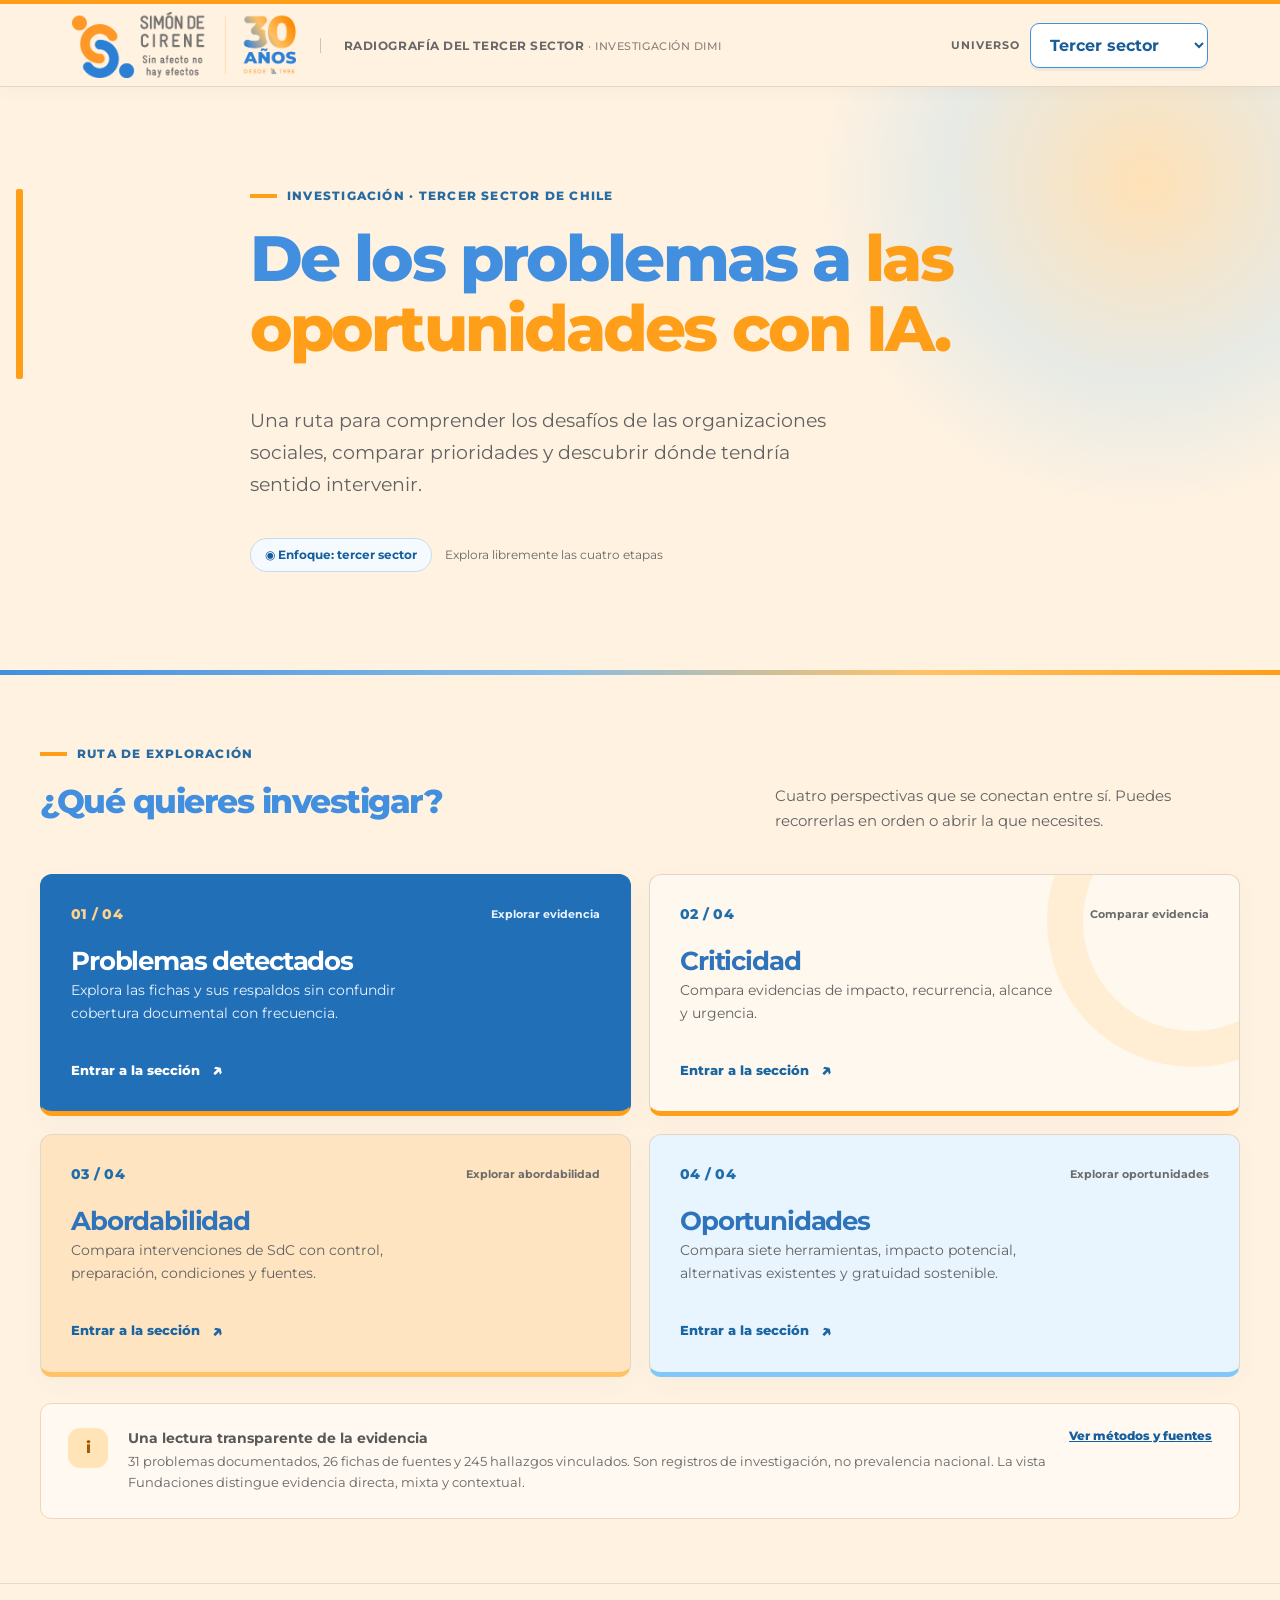
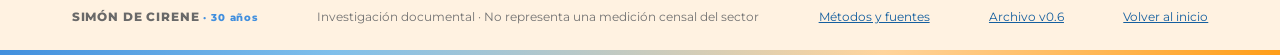
<file: preview/h0/index.html>
<!doctype html>
<html lang="es-CL">
<head>
  <meta charset="utf-8">
  <meta name="viewport" content="width=device-width, initial-scale=1">
  <meta name="theme-color" content="#FFF2E1">
  <meta name="description" content="Radiografía del tercer sector: de problemas documentados a oportunidades de inteligencia artificial. Investigación de Simón de Cirene y DIMI.">
  <title>Radiografía del tercer sector · Simón de Cirene</title>
  <link rel="preconnect" href="https://fonts.googleapis.com">
  <link rel="preconnect" href="https://fonts.gstatic.com" crossorigin>
  <link href="https://fonts.googleapis.com/css2?family=Montserrat:wght@400;500;600;700;800;900&display=swap" rel="stylesheet">
  <link rel="stylesheet" href="/preview/h0/style.css">
  <link rel="stylesheet" href="/preview/h0/brand-sdc.css">
  <link rel="stylesheet" href="/preview/h0/h1.css">
  <link rel="stylesheet" href="/preview/h0/methods.css">
  <link rel="stylesheet" href="/preview/h0/h2.css">
  <script type="module" src="/preview/h0/app.mjs"></script>
</head>
<body>
  <a class="skip" href="#content">Ir al contenido</a>
  <div id="app">
    <header class="site-header">
      <div class="brand">
        <img class="brand-logo" src="/preview/h0/assets/sdc-logo-30-anos-2026.png" alt="Simón de Cirene · Sin afecto no hay efectos · 30 años, desde 1996" width="2048" height="605">
      </div>
      <span class="top-tag">Radiografía del tercer sector <small>· Investigación DIMI</small></span>
      <div class="scope-wrap"><label for="scope-top">Universo</label><select id="scope-top" aria-label="Seleccionar universo"><option value="tercer_sector">Tercer sector</option><option value="fundaciones">Fundaciones</option></select></div>
    </header>
    <main id="content" aria-busy="true"><div class="loading"><span class="loader"></span><p>Preparando el mapa de evidencia…</p></div></main>
    <footer class="site-footer"><span class="footer-org">SIMÓN DE CIRENE <small>· 30 años</small></span><span>Investigación documental · No representa una medición censal del sector</span><a href="/metodos?scope=tercer_sector" data-go="metodos" id="footer-methods">Métodos y fuentes</a><a href="/archivo" class="footer-legacy" title="Versión 0.6, historial documental" rel="nofollow">Archivo v0.6</a><a href="/" data-internal>Volver al inicio</a></footer>
  </div>
  <noscript>Esta página utiliza JavaScript para navegar entre las secciones y explorar las fuentes.</noscript>
</body>
</html>
</file>
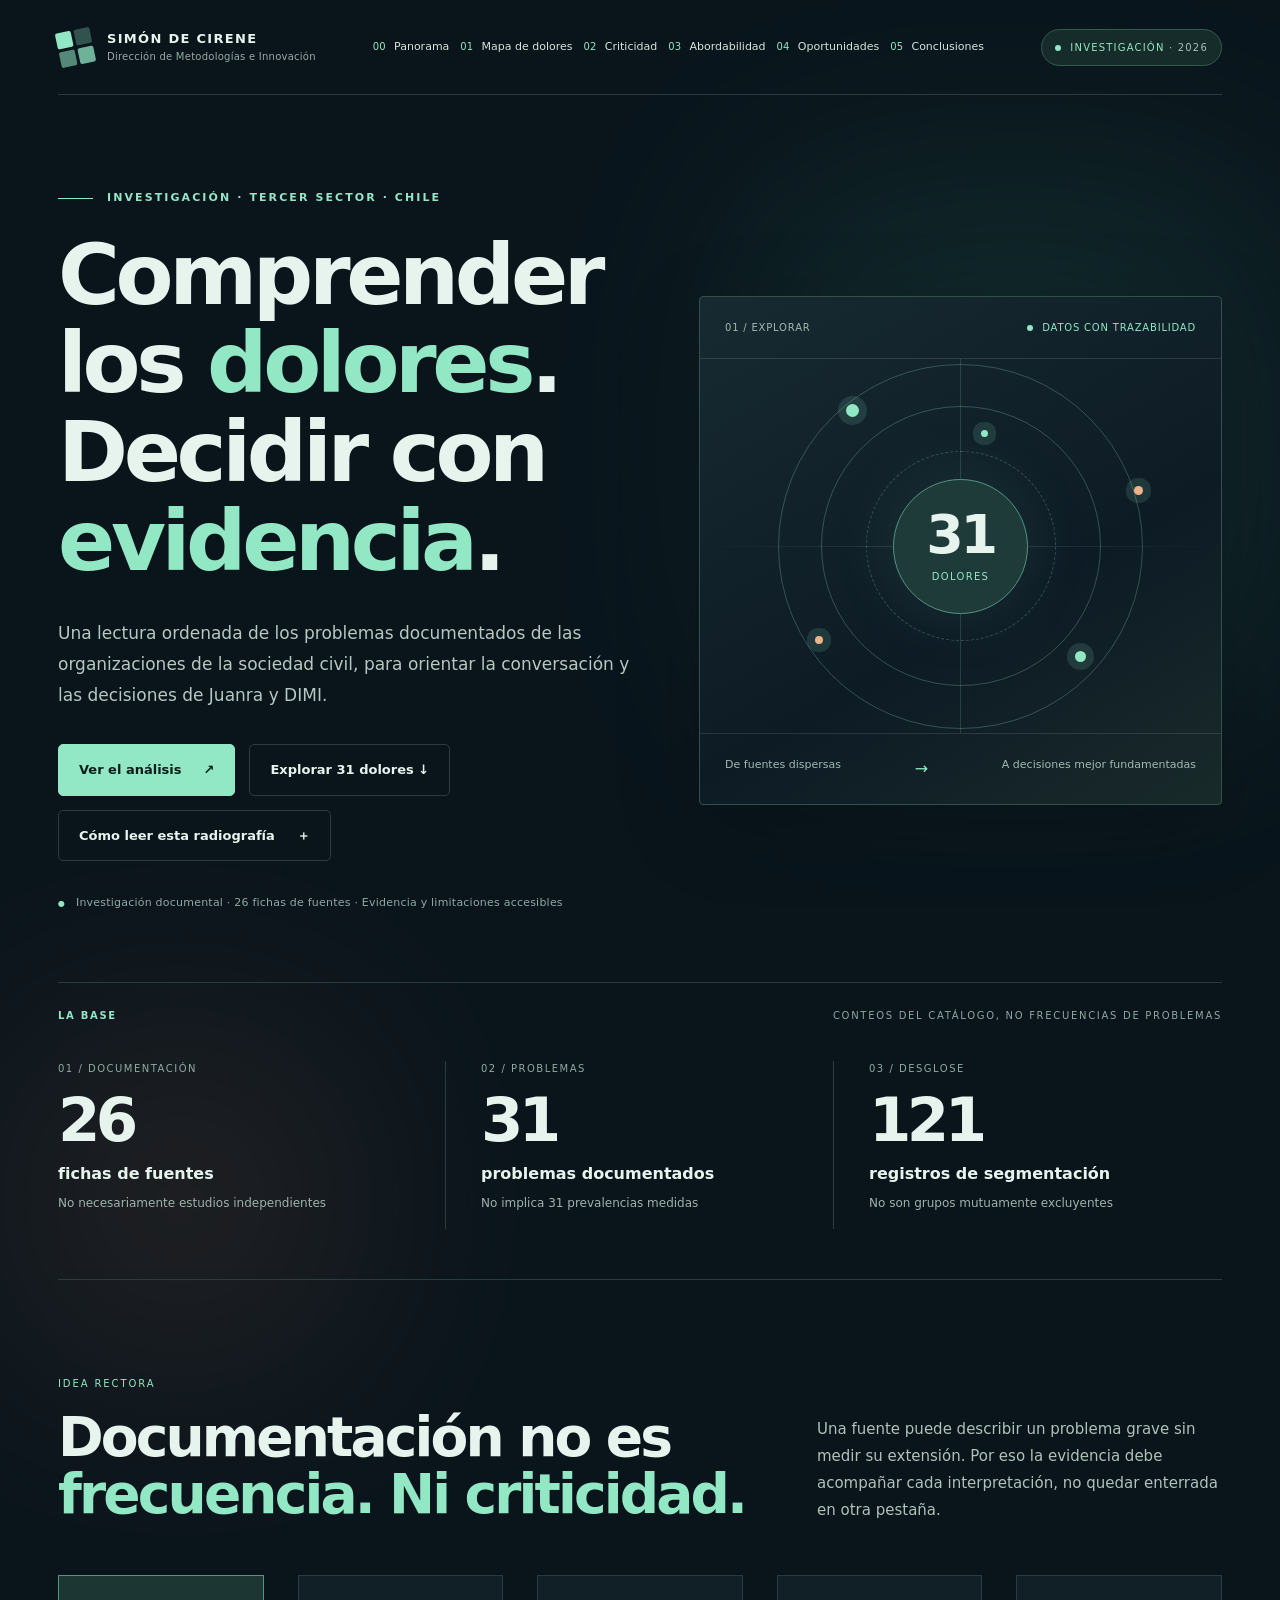
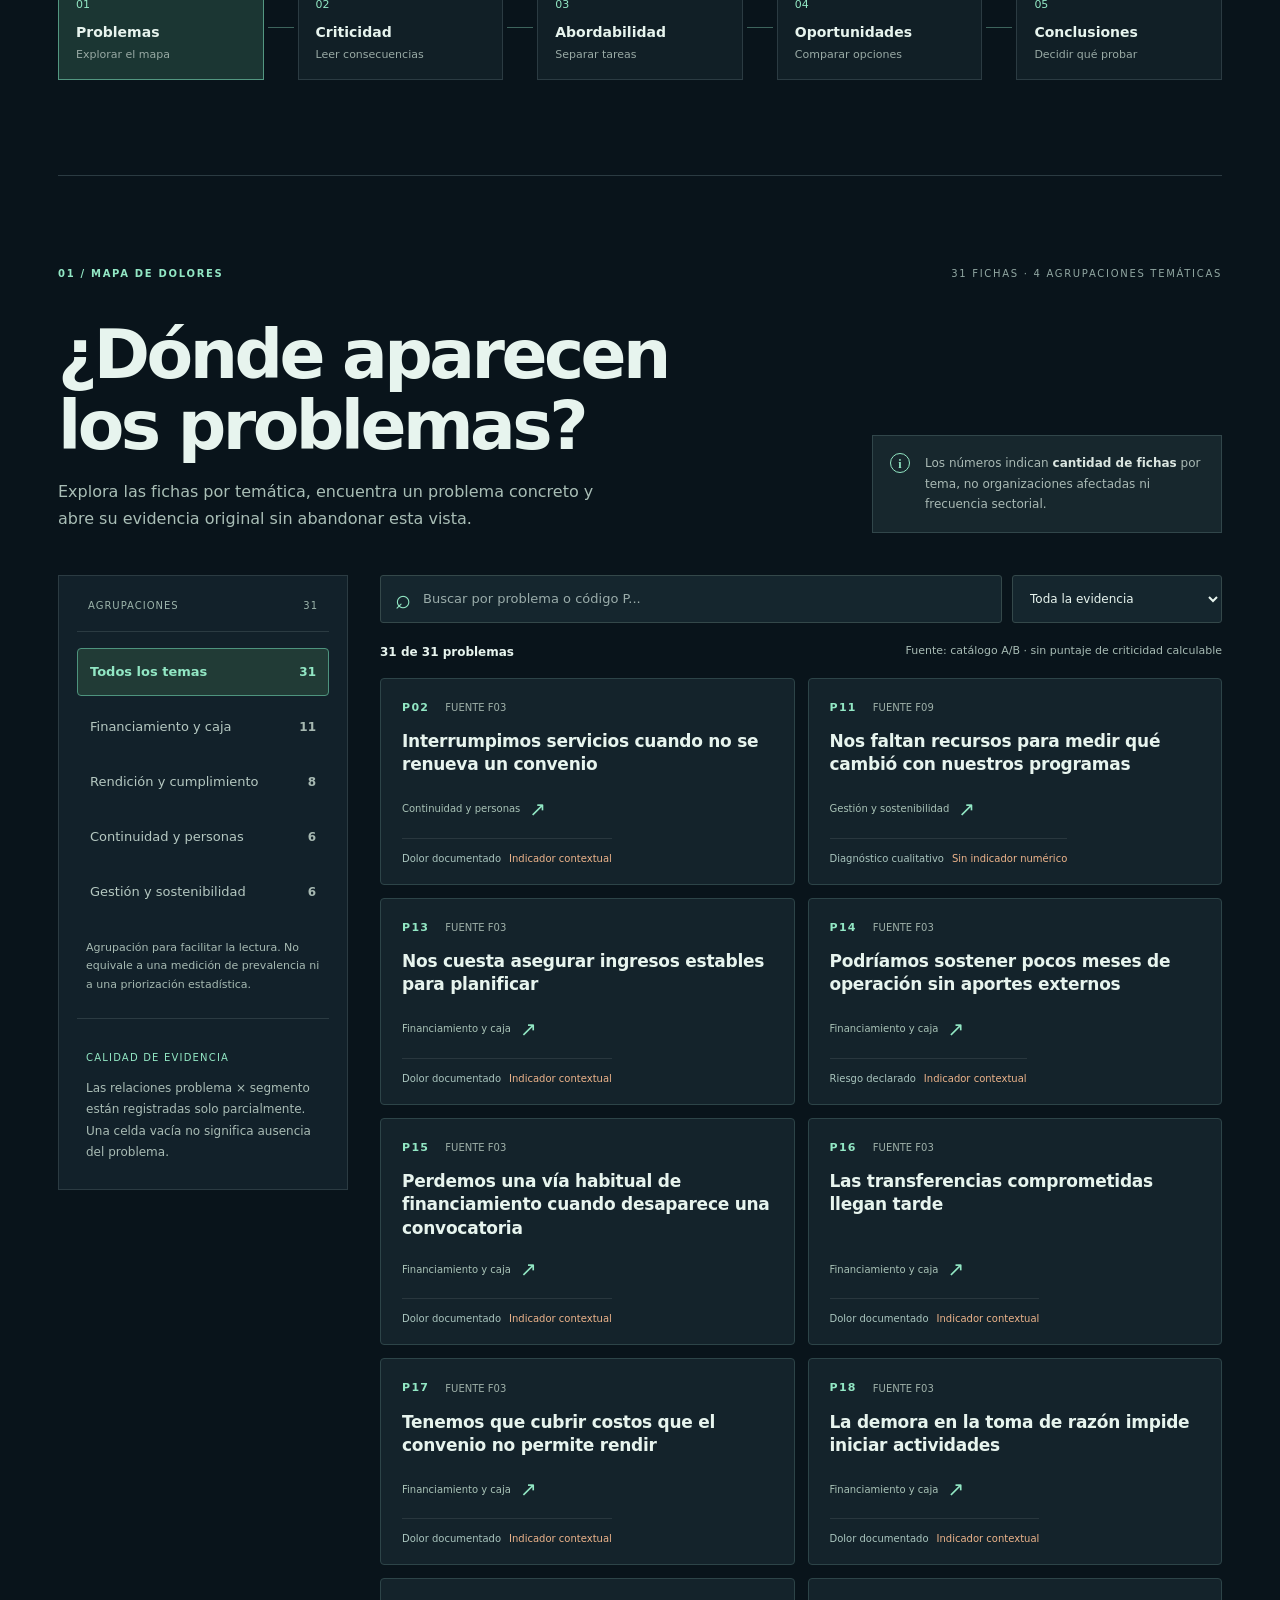
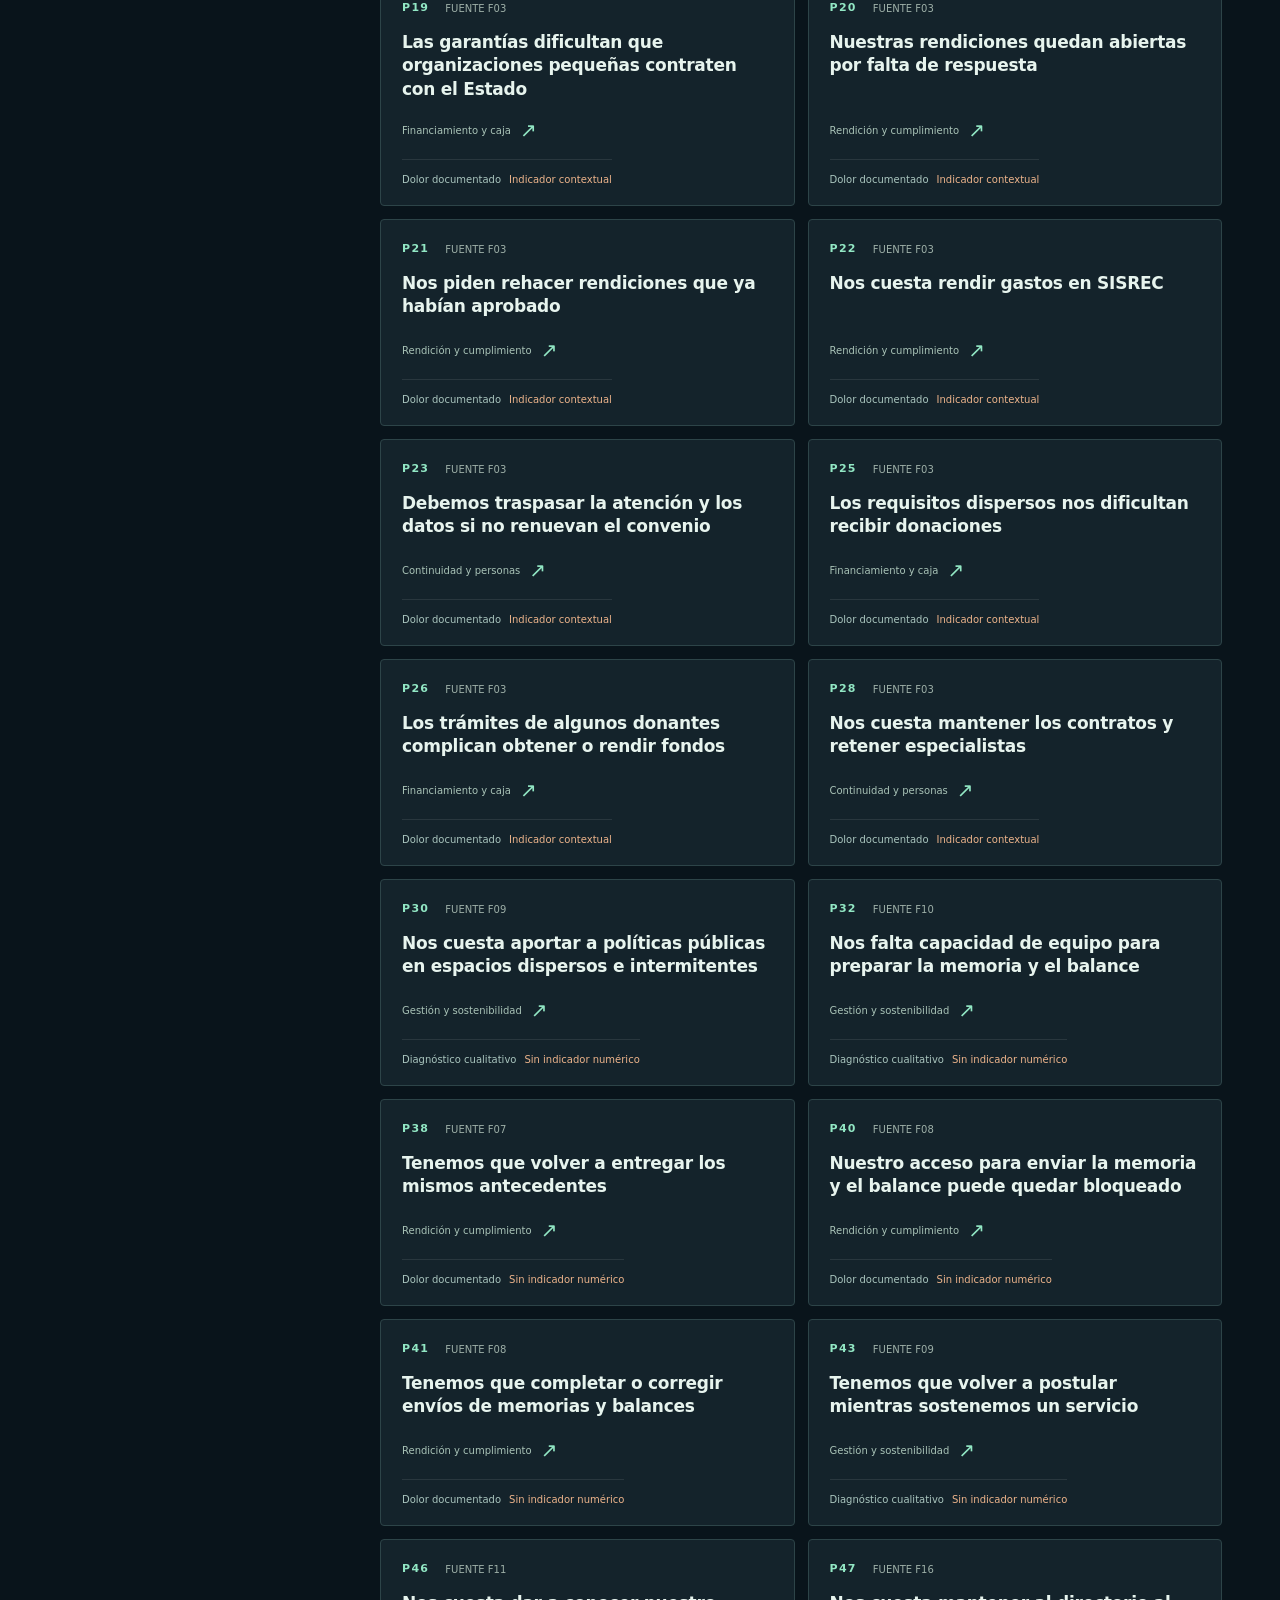
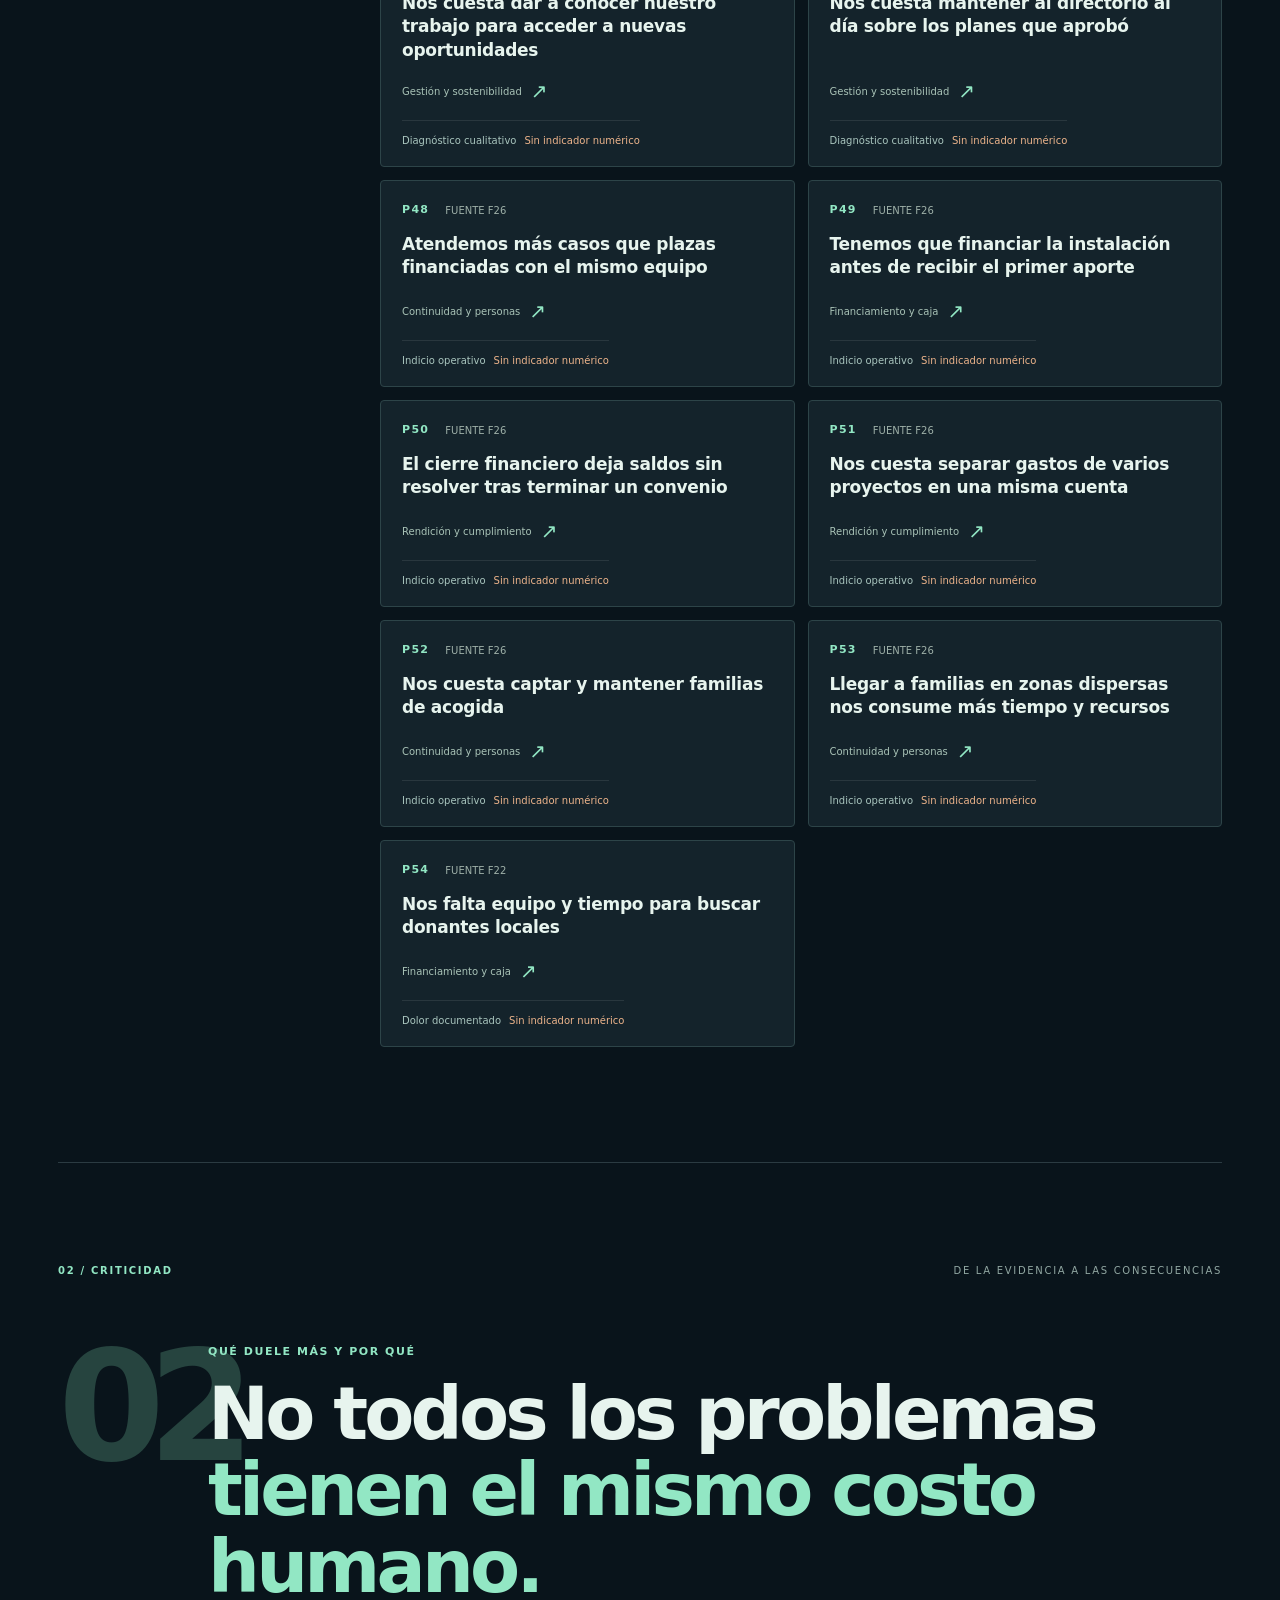
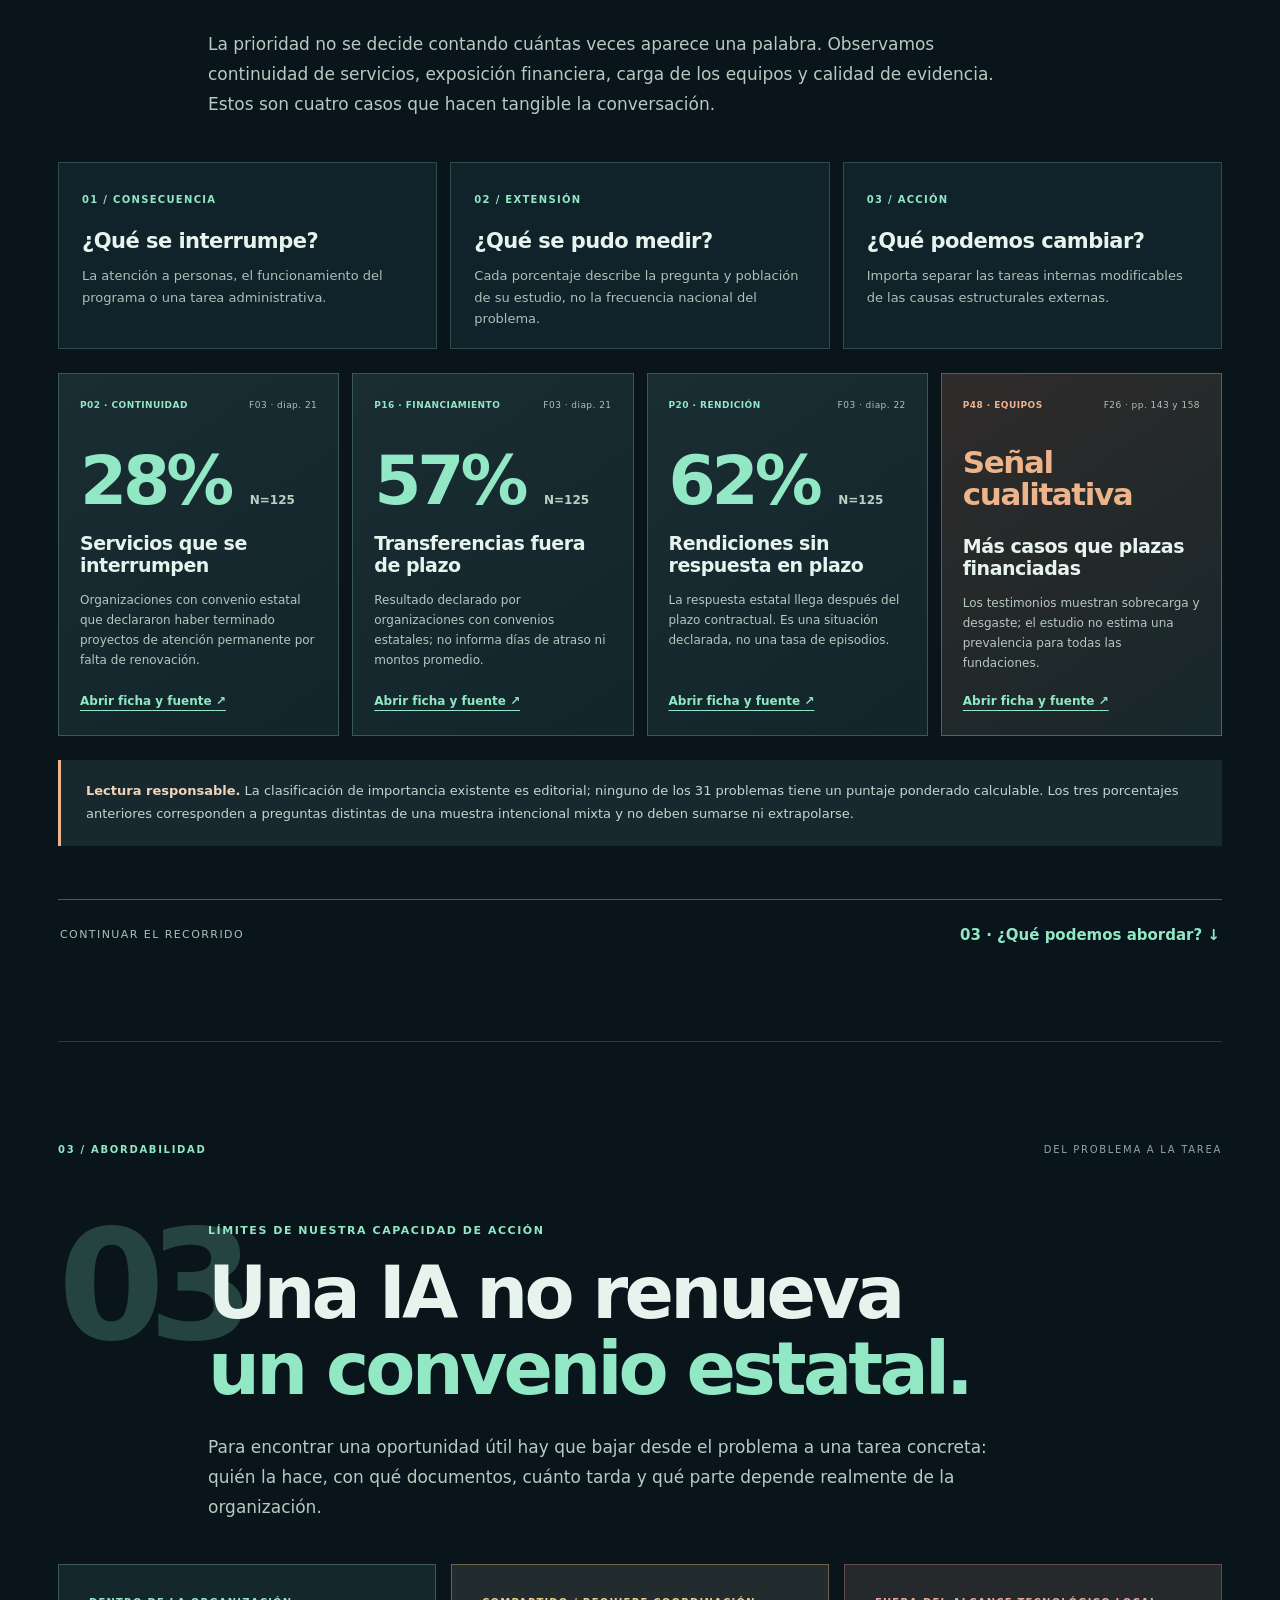
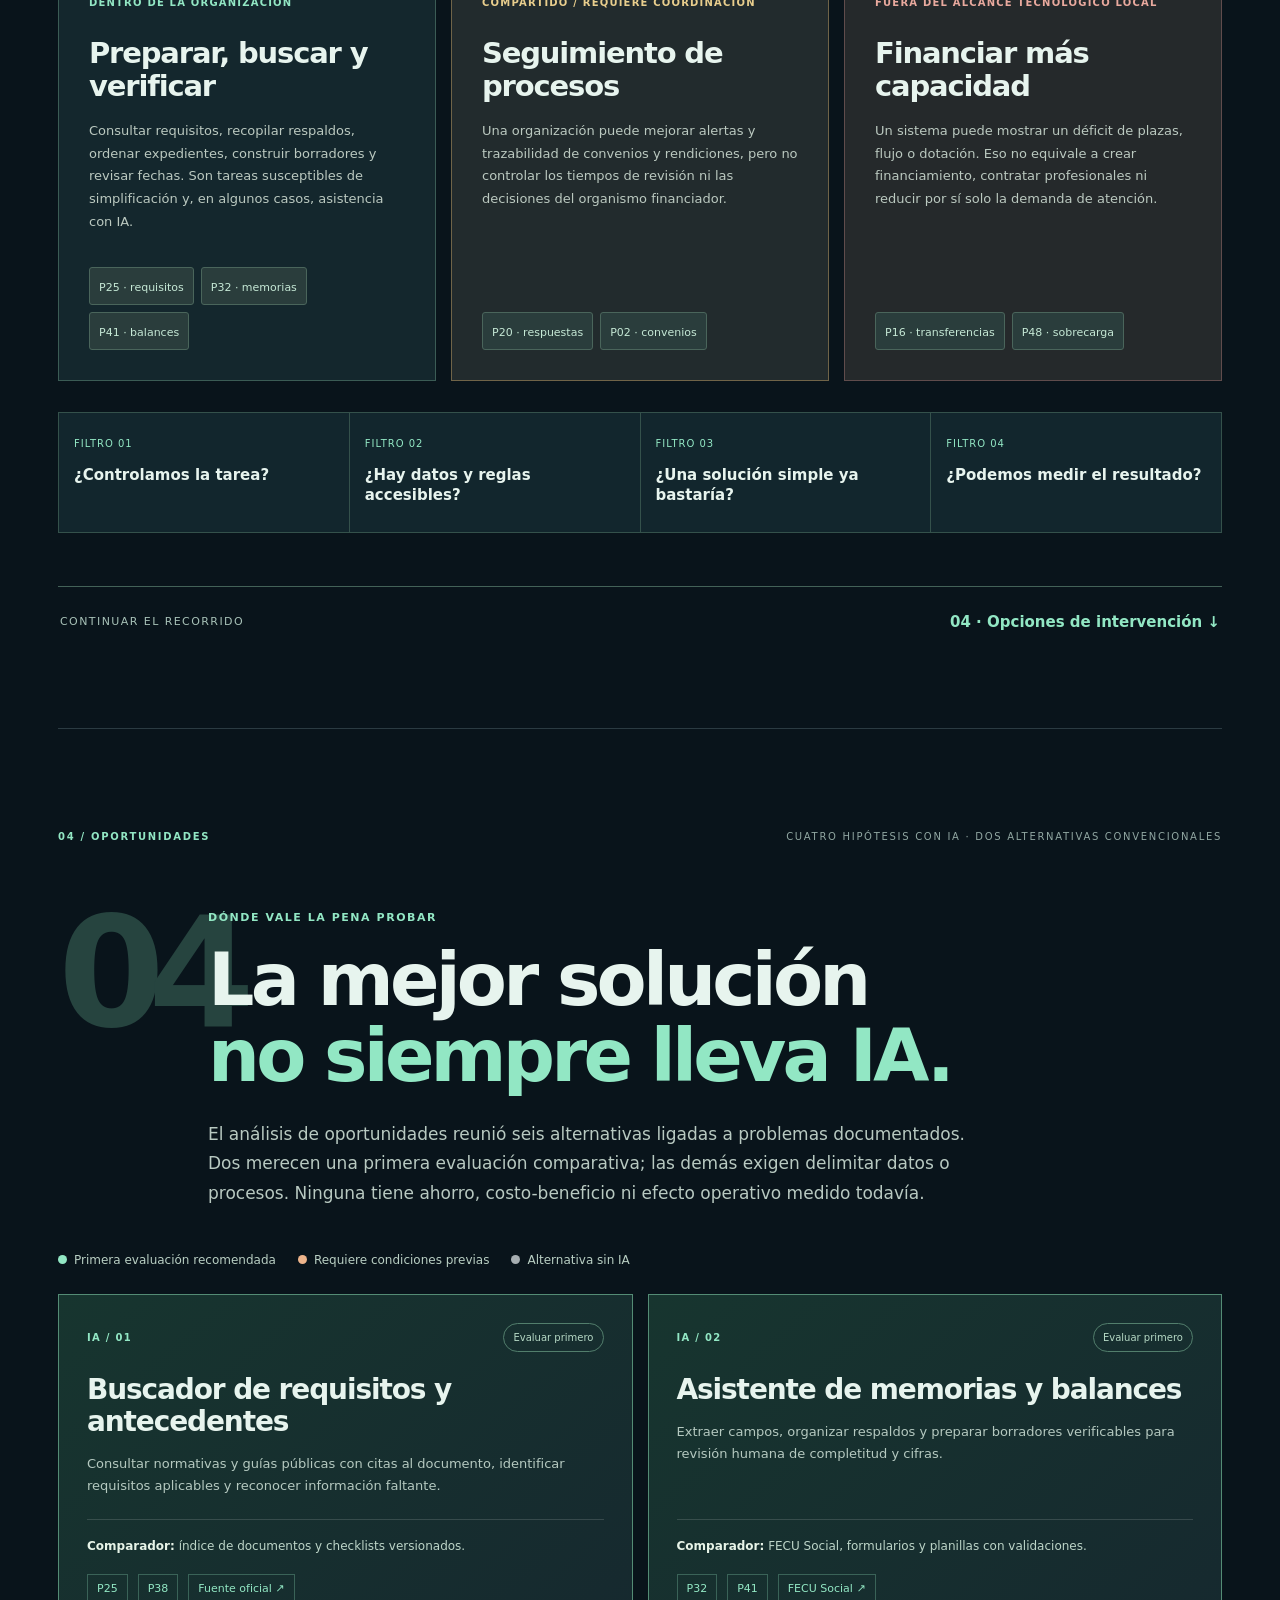
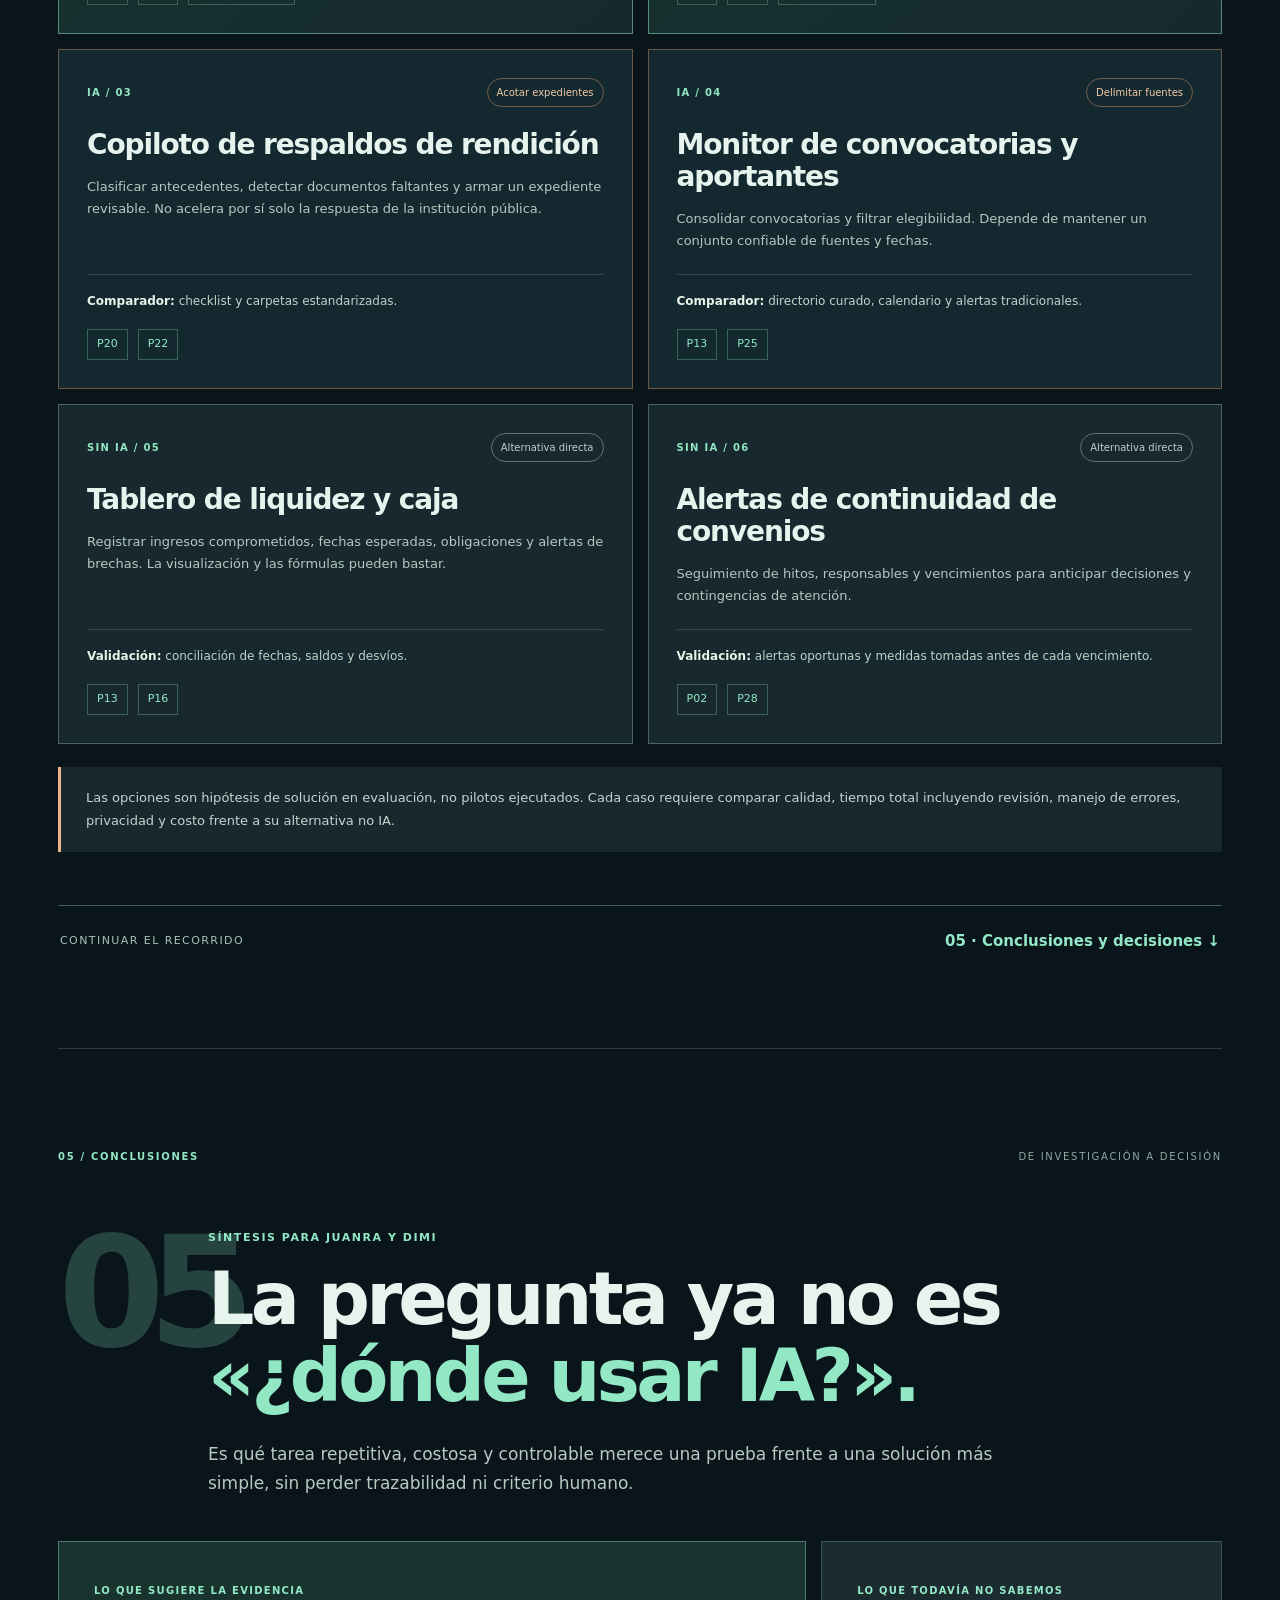
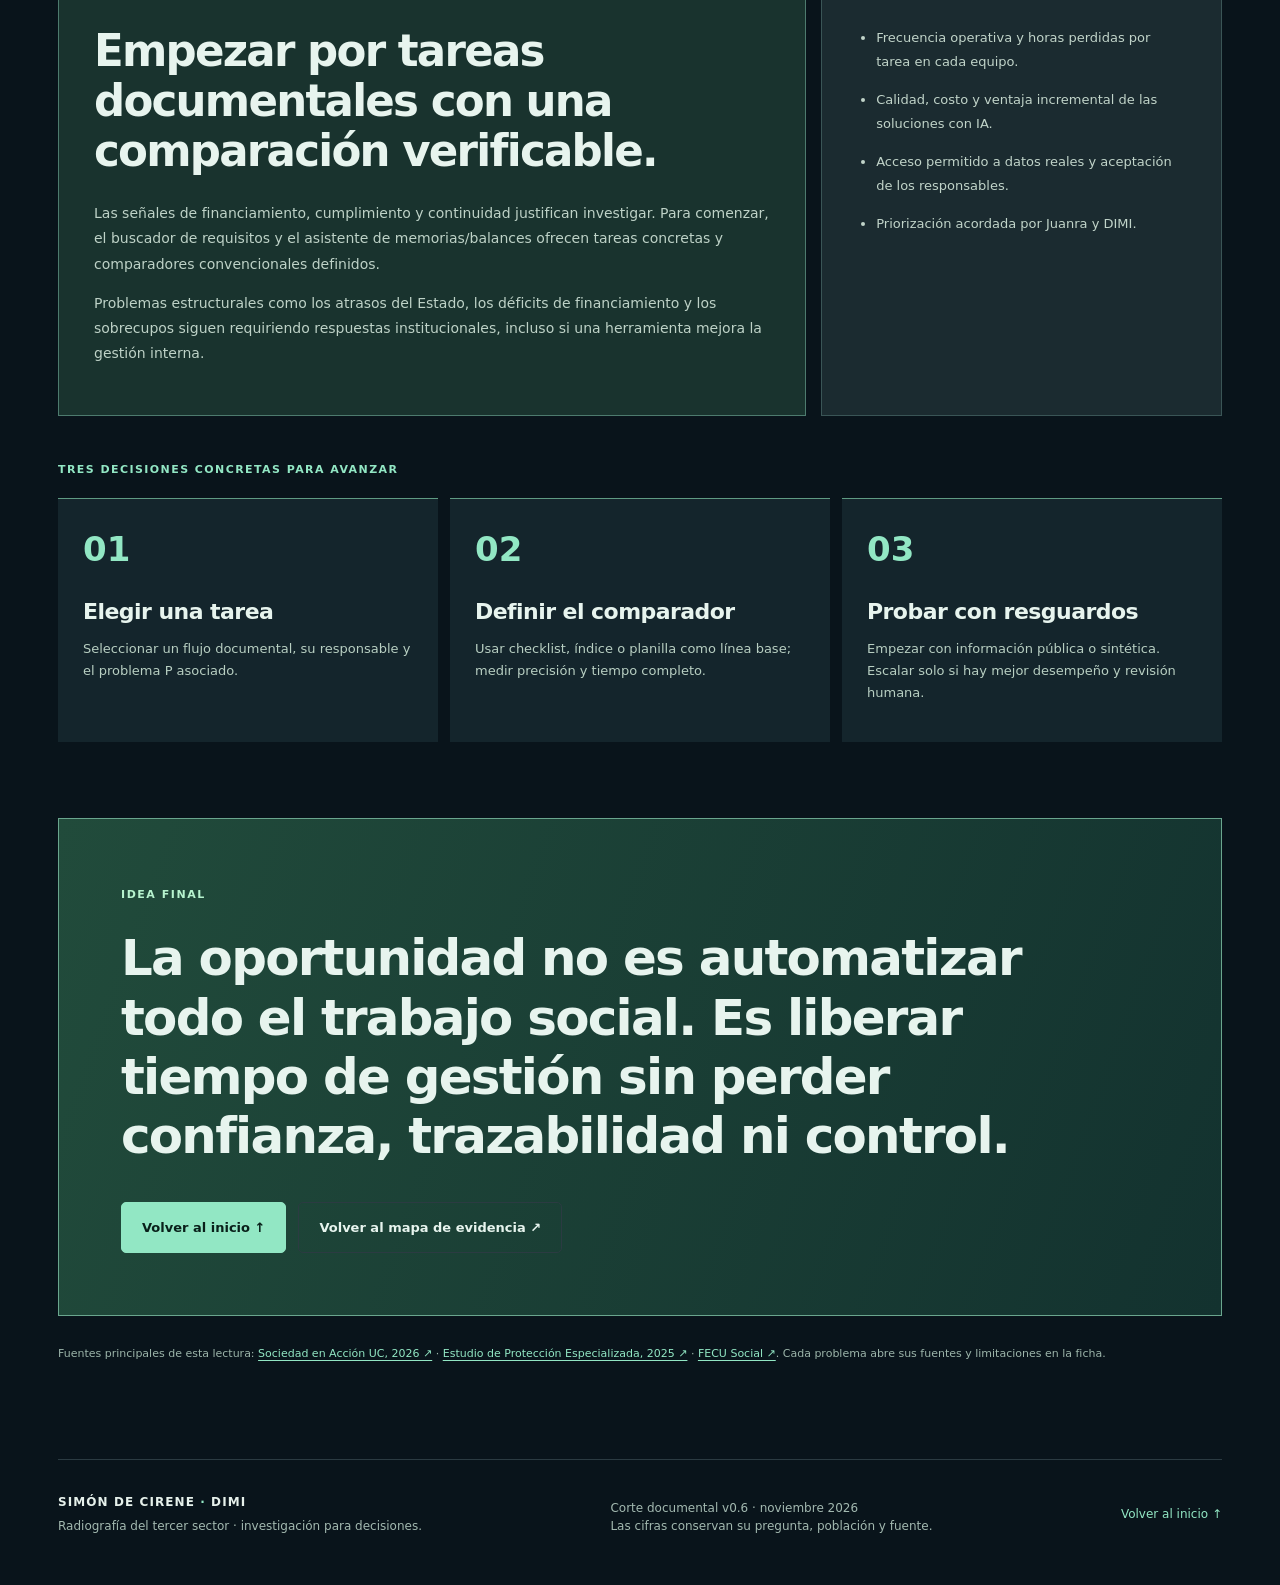
<file: preview/px-v01/index.html>
<!doctype html>
<html lang="es-CL">
<head>
  <meta charset="utf-8">
  <meta name="viewport" content="width=device-width,initial-scale=1">
  <meta name="color-scheme" content="dark">
  <meta http-equiv="Content-Security-Policy" content="default-src 'self'; script-src 'self'; style-src 'self'; img-src 'self' data:; connect-src 'self'; object-src 'none'; base-uri 'self'; form-action 'none'">
  <meta name="referrer" content="no-referrer">
  <title>Radiografía del tercer sector · De los dolores a las decisiones</title>
  <meta name="description" content="Radiografía del tercer sector para comprender problemas y evaluar oportunidades de inteligencia artificial con evidencia.">
  <link rel="stylesheet" href="./styles.css">
  <script defer src="./app.js"></script>
</head>
<body>
  <a class="skip-link" href="#mapa">Saltar al contenido</a>
  <div class="ambient ambient-a" aria-hidden="true"></div>
  <div class="ambient ambient-b" aria-hidden="true"></div>
  <div class="site-shell">
    <header class="topbar">
      <a href="#inicio" class="brand" aria-label="Volver al inicio de Radiografía DIMI">
        <span class="brand-mark" aria-hidden="true"><span></span><span></span><span></span><span></span></span>
        <span class="brand-text"><strong>SIMÓN DE CIRENE</strong><small>Dirección de Metodologías e Innovación</small></span>
      </a>
      <nav class="top-links" aria-label="Secciones de la presentación">
        <a href="#inicio">00 <span>Panorama</span></a>
        <a href="#mapa">01 <span>Mapa de dolores</span></a>
        <a href="#criticidad">02 <span>Criticidad</span></a><a href="#abordabilidad">03 <span>Abordabilidad</span></a><a href="#oportunidades">04 <span>Oportunidades</span></a><a href="#conclusiones">05 <span>Conclusiones</span></a>
      </nav>
      <span class="environment"><span class="environment-dot"></span> INVESTIGACIÓN <span class="env-sub">· 2026</span></span>
    </header>
    <main>
      <section class="hero" id="inicio" aria-labelledby="hero-title">
        <div class="hero-copy">
          <p class="eyebrow"><span class="eyebrow-line"></span> INVESTIGACIÓN · TERCER SECTOR · CHILE</p>
          <h1 id="hero-title">Comprender<br>los <em>dolores</em>.<br>Decidir con<br><em>evidencia</em>.</h1>
          <p class="lead">Una lectura ordenada de los problemas documentados de las organizaciones de la sociedad civil, para orientar la conversación y las decisiones de Juanra y DIMI.</p>
          <div class="hero-actions">
            <a class="button primary" href="#criticidad">Ver el análisis <span aria-hidden="true">↗</span></a><a class="button secondary" href="#mapa">Explorar 31 dolores ↓</a>
            <button class="button secondary" type="button" id="how-to-button">Cómo leer esta radiografía <span aria-hidden="true">＋</span></button>
          </div>
          <div class="hero-caption"><span aria-hidden="true">●</span> Investigación documental · 26 fichas de fuentes · Evidencia y limitaciones accesibles</div>
        </div>
        <div class="hero-art" aria-label="Resumen conceptual de la investigación">
          <div class="art-head"><span>01 / EXPLORAR</span><span class="art-status"><span></span> DATOS CON TRAZABILIDAD</span></div>
          <div class="orbit-area" aria-hidden="true">
            <div class="orbit orbit-outer"></div><div class="orbit orbit-middle"></div><div class="orbit orbit-inner"></div>
            <div class="orbit-axis horizontal"></div><div class="orbit-axis vertical"></div>
            <span class="orb orb-1"></span><span class="orb orb-2"></span><span class="orb orb-3"></span><span class="orb orb-4"></span><span class="orb orb-5"></span>
            <div class="orbit-center"><span>31</span><small>DOLORES</small></div>
          </div>
          <div class="art-bottom"><span>De fuentes dispersas</span><span class="art-arrow" aria-hidden="true">→</span><span>A decisiones mejor fundamentadas</span></div>
        </div>
      </section>
      <section class="facts-section" aria-labelledby="facts-title">
        <div class="section-kicker"><span>LA BASE</span><span>CONTEOS DEL CATÁLOGO, NO FRECUENCIAS DE PROBLEMAS</span></div>
        <h2 id="facts-title" class="sr-only">Tamaño de la base de investigación</h2>
        <div class="facts-grid">
          <div class="fact"><span class="fact-index">01 / DOCUMENTACIÓN</span><strong id="fact-sources">26</strong><span>fichas de fuentes</span><small>No necesariamente estudios independientes</small></div>
          <div class="fact"><span class="fact-index">02 / PROBLEMAS</span><strong id="fact-problems">31</strong><span>problemas documentados</span><small>No implica 31 prevalencias medidas</small></div>
          <div class="fact"><span class="fact-index">03 / DESGLOSE</span><strong id="fact-segments">121</strong><span>registros de segmentación</span><small>No son grupos mutuamente excluyentes</small></div>
        </div>
      </section>
      <section class="orientation" aria-label="Qué podremos hacer con estos datos">
        <div class="orientation-head"><div><span class="mini-label">IDEA RECTORA</span><h2>Documentación no es<br><em>frecuencia. Ni criticidad.</em></h2></div><p>Una fuente puede describir un problema grave sin medir su extensión. Por eso la evidencia debe acompañar cada interpretación, no quedar enterrada en otra pestaña.</p></div>
        <div class="orientation-path" aria-label="Recorrido de lectura de esta presentación">
          <a class="path-step current" href="#mapa"><span>01</span><strong>Problemas</strong><small>Explorar el mapa</small></a>
          <div class="path-line" aria-hidden="true"></div>
          <a class="path-step" href="#criticidad"><span>02</span><strong>Criticidad</strong><small>Leer consecuencias</small></a>
          <div class="path-line" aria-hidden="true"></div>
          <a class="path-step" href="#abordabilidad"><span>03</span><strong>Abordabilidad</strong><small>Separar tareas</small></a>
          <div class="path-line" aria-hidden="true"></div>
          <a class="path-step" href="#oportunidades"><span>04</span><strong>Oportunidades</strong><small>Comparar opciones</small></a><div class="path-line" aria-hidden="true"></div><a class="path-step" href="#conclusiones"><span>05</span><strong>Conclusiones</strong><small>Decidir qué probar</small></a>
        </div>
      </section>
      <section class="map-section" id="mapa" aria-labelledby="map-title">
        <div class="section-kicker"><span>01 / MAPA DE DOLORES</span><span>31 FICHAS · 4 AGRUPACIONES TEMÁTICAS</span></div>
        <div class="map-heading"><div><h2 id="map-title">¿Dónde aparecen<br>los problemas?</h2><p>Explora las fichas por temática, encuentra un problema concreto y abre su evidencia original sin abandonar esta vista.</p></div><div class="map-hint"><span class="hint-icon" aria-hidden="true">i</span><span>Los números indican <b>cantidad de fichas</b> por tema, no organizaciones afectadas ni frecuencia sectorial.</span></div></div>
        <div class="map-layout">
          <aside class="map-aside" aria-label="Agrupación temática de problemas">
            <div class="aside-head"><span>AGRUPACIONES</span><span id="total-count">31</span></div>
            <div class="themes-list" id="themes-list" role="group" aria-label="Filtrar por tema">
              <button class="theme-button selected" type="button" data-theme="all" aria-pressed="true"><span>Todos los temas</span><strong>31</strong></button>
            </div>
            <p class="theme-disclaimer">Agrupación para facilitar la lectura. No equivale a una medición de prevalencia ni a una priorización estadística.</p>
            <div class="aside-bottom"><span>CALIDAD DE EVIDENCIA</span><p>Las relaciones problema × segmento están registradas solo parcialmente. Una celda vacía no significa ausencia del problema.</p></div>
          </aside>
          <div class="map-content">
            <div class="filters">
              <label class="search" for="problem-search"><span aria-hidden="true">⌕</span><span class="sr-only">Buscar problema</span><input id="problem-search" autocomplete="off" type="search" placeholder="Buscar por problema o código P..."></label>
              <label class="select-label" for="evidence-filter"><span class="sr-only">Filtrar por tipo de indicador</span><select id="evidence-filter"><option value="all">Toda la evidencia</option><option value="numeric">Con indicador numérico</option><option value="non-numeric">Sin indicador numérico</option></select></label>
              <button class="reset-button" type="button" id="reset-filters" hidden>Limpiar filtros</button>
            </div>
            <div class="results-bar"><p id="results-count" role="status" aria-live="polite">Cargando problemas…</p><p>Fuente: catálogo A/B · sin puntaje de criticidad calculable</p></div>
            <div class="problem-grid" id="problem-grid" aria-label="Fichas de problemas"></div>
            <div class="empty-state" id="empty-state" hidden><span aria-hidden="true">⌕</span><h3>Sin resultados para estos filtros</h3><p>Eso no demuestra que el problema no exista. Prueba otro término o limpia los filtros.</p><button type="button" class="button secondary" id="empty-reset">Mostrar todos</button></div>
          </div>
        </div>
      </section>

      <section class="story-section" id="criticidad" aria-labelledby="crit-title">
        <div class="section-kicker"><span>02 / CRITICIDAD</span><span>DE LA EVIDENCIA A LAS CONSECUENCIAS</span></div>
        <div class="story-heading"><span class="chapter-no">02</span><div><p class="mini-label">QUÉ DUELE MÁS Y POR QUÉ</p><h2 id="crit-title">No todos los problemas<br><em>tienen el mismo costo humano.</em></h2><p>La prioridad no se decide contando cuántas veces aparece una palabra. Observamos continuidad de servicios, exposición financiera, carga de los equipos y calidad de evidencia. Estos son cuatro casos que hacen tangible la conversación.</p></div></div>
        <div class="lens-grid">
          <article class="lens-card"><span>01 / CONSECUENCIA</span><h3>¿Qué se interrumpe?</h3><p>La atención a personas, el funcionamiento del programa o una tarea administrativa.</p></article>
          <article class="lens-card"><span>02 / EXTENSIÓN</span><h3>¿Qué se pudo medir?</h3><p>Cada porcentaje describe la pregunta y población de su estudio, no la frecuencia nacional del problema.</p></article>
          <article class="lens-card"><span>03 / ACCIÓN</span><h3>¿Qué podemos cambiar?</h3><p>Importa separar las tareas internas modificables de las causas estructurales externas.</p></article>
        </div>
        <div class="case-grid">
          <article class="case-card"><div class="case-top"><span>P02 · CONTINUIDAD</span><span>F03 · diap. 21</span></div><div class="case-measure">28% <small>N=125</small></div><h3>Servicios que se interrumpen</h3><p>Organizaciones con convenio estatal que declararon haber terminado proyectos de atención permanente por falta de renovación.</p><a href="#P02">Abrir ficha y fuente <span aria-hidden="true">↗</span></a></article>
          <article class="case-card"><div class="case-top"><span>P16 · FINANCIAMIENTO</span><span>F03 · diap. 21</span></div><div class="case-measure">57% <small>N=125</small></div><h3>Transferencias fuera de plazo</h3><p>Resultado declarado por organizaciones con convenios estatales; no informa días de atraso ni montos promedio.</p><a href="#P16">Abrir ficha y fuente <span aria-hidden="true">↗</span></a></article>
          <article class="case-card"><div class="case-top"><span>P20 · RENDICIÓN</span><span>F03 · diap. 22</span></div><div class="case-measure">62% <small>N=125</small></div><h3>Rendiciones sin respuesta en plazo</h3><p>La respuesta estatal llega después del plazo contractual. Es una situación declarada, no una tasa de episodios.</p><a href="#P20">Abrir ficha y fuente <span aria-hidden="true">↗</span></a></article>
          <article class="case-card case-qual"><div class="case-top"><span>P48 · EQUIPOS</span><span>F26 · pp. 143 y 158</span></div><div class="case-measure case-word">Señal<br>cualitativa</div><h3>Más casos que plazas financiadas</h3><p>Los testimonios muestran sobrecarga y desgaste; el estudio no estima una prevalencia para todas las fundaciones.</p><a href="#P48">Abrir ficha y fuente <span aria-hidden="true">↗</span></a></article>
        </div>
        <div class="method-note"><strong>Lectura responsable.</strong> La clasificación de importancia existente es editorial; ninguno de los 31 problemas tiene un puntaje ponderado calculable. Los tres porcentajes anteriores corresponden a preguntas distintas de una muestra intencional mixta y no deben sumarse ni extrapolarse.</div>
        <a class="next-chapter" href="#abordabilidad"><span>Continuar el recorrido</span><strong>03 · ¿Qué podemos abordar? ↓</strong></a>
      </section>

      <section class="story-section" id="abordabilidad" aria-labelledby="abord-title">
        <div class="section-kicker"><span>03 / ABORDABILIDAD</span><span>DEL PROBLEMA A LA TAREA</span></div>
        <div class="story-heading"><span class="chapter-no">03</span><div><p class="mini-label">LÍMITES DE NUESTRA CAPACIDAD DE ACCIÓN</p><h2 id="abord-title">Una IA no renueva<br><em>un convenio estatal.</em></h2><p>Para encontrar una oportunidad útil hay que bajar desde el problema a una tarea concreta: quién la hace, con qué documentos, cuánto tarda y qué parte depende realmente de la organización.</p></div></div>
        <div class="control-grid">
          <article class="control-card favorable"><div class="control-label">DENTRO DE LA ORGANIZACIÓN</div><h3>Preparar, buscar y verificar</h3><p>Consultar requisitos, recopilar respaldos, ordenar expedientes, construir borradores y revisar fechas. Son tareas susceptibles de simplificación y, en algunos casos, asistencia con IA.</p><div class="control-tags"><span><a href="#P25">P25 · requisitos</a></span><span><a href="#P32">P32 · memorias</a></span><span><a href="#P41">P41 · balances</a></span></div></article>
          <article class="control-card mixed"><div class="control-label">COMPARTIDO / REQUIERE COORDINACIÓN</div><h3>Seguimiento de procesos</h3><p>Una organización puede mejorar alertas y trazabilidad de convenios y rendiciones, pero no controlar los tiempos de revisión ni las decisiones del organismo financiador.</p><div class="control-tags"><span><a href="#P20">P20 · respuestas</a></span><span><a href="#P02">P02 · convenios</a></span></div></article>
          <article class="control-card outside"><div class="control-label">FUERA DEL ALCANCE TECNOLÓGICO LOCAL</div><h3>Financiar más capacidad</h3><p>Un sistema puede mostrar un déficit de plazas, flujo o dotación. Eso no equivale a crear financiamiento, contratar profesionales ni reducir por sí solo la demanda de atención.</p><div class="control-tags"><span><a href="#P16">P16 · transferencias</a></span><span><a href="#P48">P48 · sobrecarga</a></span></div></article>
        </div>
        <div class="approach-strip"><div><span>FILTRO 01</span><strong>¿Controlamos la tarea?</strong></div><div><span>FILTRO 02</span><strong>¿Hay datos y reglas accesibles?</strong></div><div><span>FILTRO 03</span><strong>¿Una solución simple ya bastaría?</strong></div><div><span>FILTRO 04</span><strong>¿Podemos medir el resultado?</strong></div></div>
        <a class="next-chapter" href="#oportunidades"><span>Continuar el recorrido</span><strong>04 · Opciones de intervención ↓</strong></a>
      </section>

      <section class="story-section" id="oportunidades" aria-labelledby="op-title">
        <div class="section-kicker"><span>04 / OPORTUNIDADES</span><span>CUATRO HIPÓTESIS CON IA · DOS ALTERNATIVAS CONVENCIONALES</span></div>
        <div class="story-heading"><span class="chapter-no">04</span><div><p class="mini-label">DÓNDE VALE LA PENA PROBAR</p><h2 id="op-title">La mejor solución<br><em>no siempre lleva IA.</em></h2><p>El análisis de oportunidades reunió seis alternativas ligadas a problemas documentados. Dos merecen una primera evaluación comparativa; las demás exigen delimitar datos o procesos. Ninguna tiene ahorro, costo-beneficio ni efecto operativo medido todavía.</p></div></div>
        <div class="op-legend"><span><i class="dot green"></i> Primera evaluación recomendada</span><span><i class="dot amber"></i> Requiere condiciones previas</span><span><i class="dot neutral"></i> Alternativa sin IA</span></div>
        <div class="op-grid">
          <article class="op-card first"><div class="op-top"><span class="op-type">IA / 01</span><span class="op-status">Evaluar primero</span></div><h3>Buscador de requisitos y antecedentes</h3><p>Consultar normativas y guías públicas con citas al documento, identificar requisitos aplicables y reconocer información faltante.</p><div class="op-baseline"><b>Comparador:</b> índice de documentos y checklists versionados.</div><div class="op-refs"><a href="#P25">P25</a><a href="#P38">P38</a><a target="_blank" rel="noopener noreferrer" href="https://donacionesley21440.gob.cl/">Fuente oficial ↗</a></div></article>
          <article class="op-card first"><div class="op-top"><span class="op-type">IA / 02</span><span class="op-status">Evaluar primero</span></div><h3>Asistente de memorias y balances</h3><p>Extraer campos, organizar respaldos y preparar borradores verificables para revisión humana de completitud y cifras.</p><div class="op-baseline"><b>Comparador:</b> FECU Social, formularios y planillas con validaciones.</div><div class="op-refs"><a href="#P32">P32</a><a href="#P41">P41</a><a target="_blank" rel="noopener noreferrer" href="https://comunidad-org.cl/fecu-social/">FECU Social ↗</a></div></article>
          <article class="op-card waiting"><div class="op-top"><span class="op-type">IA / 03</span><span class="op-status">Acotar expedientes</span></div><h3>Copiloto de respaldos de rendición</h3><p>Clasificar antecedentes, detectar documentos faltantes y armar un expediente revisable. No acelera por sí solo la respuesta de la institución pública.</p><div class="op-baseline"><b>Comparador:</b> checklist y carpetas estandarizadas.</div><div class="op-refs"><a href="#P20">P20</a><a href="#P22">P22</a></div></article>
          <article class="op-card waiting"><div class="op-top"><span class="op-type">IA / 04</span><span class="op-status">Delimitar fuentes</span></div><h3>Monitor de convocatorias y aportantes</h3><p>Consolidar convocatorias y filtrar elegibilidad. Depende de mantener un conjunto confiable de fuentes y fechas.</p><div class="op-baseline"><b>Comparador:</b> directorio curado, calendario y alertas tradicionales.</div><div class="op-refs"><a href="#P13">P13</a><a href="#P25">P25</a></div></article>
          <article class="op-card standard"><div class="op-top"><span class="op-type">SIN IA / 05</span><span class="op-status">Alternativa directa</span></div><h3>Tablero de liquidez y caja</h3><p>Registrar ingresos comprometidos, fechas esperadas, obligaciones y alertas de brechas. La visualización y las fórmulas pueden bastar.</p><div class="op-baseline"><b>Validación:</b> conciliación de fechas, saldos y desvíos.</div><div class="op-refs"><a href="#P13">P13</a><a href="#P16">P16</a></div></article>
          <article class="op-card standard"><div class="op-top"><span class="op-type">SIN IA / 06</span><span class="op-status">Alternativa directa</span></div><h3>Alertas de continuidad de convenios</h3><p>Seguimiento de hitos, responsables y vencimientos para anticipar decisiones y contingencias de atención.</p><div class="op-baseline"><b>Validación:</b> alertas oportunas y medidas tomadas antes de cada vencimiento.</div><div class="op-refs"><a href="#P02">P02</a><a href="#P28">P28</a></div></article>
        </div>
        <p class="op-method">Las opciones son hipótesis de solución en evaluación, no pilotos ejecutados. Cada caso requiere comparar calidad, tiempo total incluyendo revisión, manejo de errores, privacidad y costo frente a su alternativa no IA.</p>
        <a class="next-chapter" href="#conclusiones"><span>Continuar el recorrido</span><strong>05 · Conclusiones y decisiones ↓</strong></a>
      </section>

      <section class="story-section conclusion-section" id="conclusiones" aria-labelledby="end-title">
        <div class="section-kicker"><span>05 / CONCLUSIONES</span><span>DE INVESTIGACIÓN A DECISIÓN</span></div>
        <div class="story-heading"><span class="chapter-no">05</span><div><p class="mini-label">SÍNTESIS PARA JUANRA Y DIMI</p><h2 id="end-title">La pregunta ya no es<br><em>«¿dónde usar IA?».</em></h2><p>Es qué tarea repetitiva, costosa y controlable merece una prueba frente a una solución más simple, sin perder trazabilidad ni criterio humano.</p></div></div>
        <div class="conclusion-grid">
          <div class="conclusion-main"><span>LO QUE SUGIERE LA EVIDENCIA</span><h3>Empezar por tareas documentales con una comparación verificable.</h3><p>Las señales de financiamiento, cumplimiento y continuidad justifican investigar. Para comenzar, el buscador de requisitos y el asistente de memorias/balances ofrecen tareas concretas y comparadores convencionales definidos.</p><p>Problemas estructurales como los atrasos del Estado, los déficits de financiamiento y los sobrecupos siguen requiriendo respuestas institucionales, incluso si una herramienta mejora la gestión interna.</p></div>
          <div class="conclusion-side"><span>LO QUE TODAVÍA NO SABEMOS</span><ul><li>Frecuencia operativa y horas perdidas por tarea en cada equipo.</li><li>Calidad, costo y ventaja incremental de las soluciones con IA.</li><li>Acceso permitido a datos reales y aceptación de los responsables.</li><li>Priorización acordada por Juanra y DIMI.</li></ul></div>
        </div>
        <div class="decision-title">Tres decisiones concretas para avanzar</div>
        <div class="decision-grid">
          <article><span>01</span><h3>Elegir una tarea</h3><p>Seleccionar un flujo documental, su responsable y el problema P asociado.</p></article>
          <article><span>02</span><h3>Definir el comparador</h3><p>Usar checklist, índice o planilla como línea base; medir precisión y tiempo completo.</p></article>
          <article><span>03</span><h3>Probar con resguardos</h3><p>Empezar con información pública o sintética. Escalar solo si hay mejor desempeño y revisión humana.</p></article>
        </div>
        <div class="closing-message"><span>IDEA FINAL</span><p>La oportunidad no es automatizar todo el trabajo social. Es liberar tiempo de gestión sin perder confianza, trazabilidad ni control.</p><div class="closing-actions"><a class="button primary" href="#inicio">Volver al inicio ↑</a><a class="button secondary" href="#mapa">Volver al mapa de evidencia ↗</a></div></div>
        <div class="sources-line">Fuentes principales de esta lectura: <a target="_blank" rel="noopener noreferrer" href="https://politicaspublicas.uc.cl/content/uploads/2026/10/20261027_Evento-Encuesta-directores-2026.pdf">Sociedad en Acción UC, 2026 ↗</a> · <a target="_blank" rel="noopener noreferrer" href="https://servicioproteccion.gob.cl/601/articles-3776_archivo_01.pdf">Estudio de Protección Especializada, 2025 ↗</a> · <a target="_blank" rel="noopener noreferrer" href="https://comunidad-org.cl/fecu-social/">FECU Social ↗</a>. Cada problema abre sus fuentes y limitaciones en la ficha.</div>
      </section>
      <footer class="footer"><div><strong>SIMÓN DE CIRENE <span>·</span> DIMI</strong><p>Radiografía del tercer sector · investigación para decisiones.</p></div><p>Corte documental v0.6 · noviembre 2026<br>Las cifras conservan su pregunta, población y fuente.</p><a href="#inicio">Volver al inicio ↑</a></footer>
    </main>
  </div>
  <div class="drawer-backdrop" id="drawer-backdrop" hidden></div>
  <aside class="evidence-drawer" id="evidence-drawer" role="dialog" aria-modal="true" aria-labelledby="drawer-title" aria-describedby="drawer-intro" tabindex="-1" hidden>
    <div class="drawer-top"><span class="drawer-eyebrow">FICHA DE EVIDENCIA · <span id="drawer-problem-id"></span></span><button class="drawer-close" type="button" id="drawer-close" aria-label="Cerrar ficha y volver al problema">Cerrar <span aria-hidden="true">×</span></button></div>
    <div class="drawer-scroll"><div id="drawer-body"></div></div>
    <div class="drawer-footer"><span>VISTA DE DATOS · NO RANKING</span><button type="button" id="drawer-return">← Volver al mapa</button></div>
  </aside>
  <div id="announcer" class="sr-only" role="status" aria-live="polite"></div>
</body>
</html>
</file>
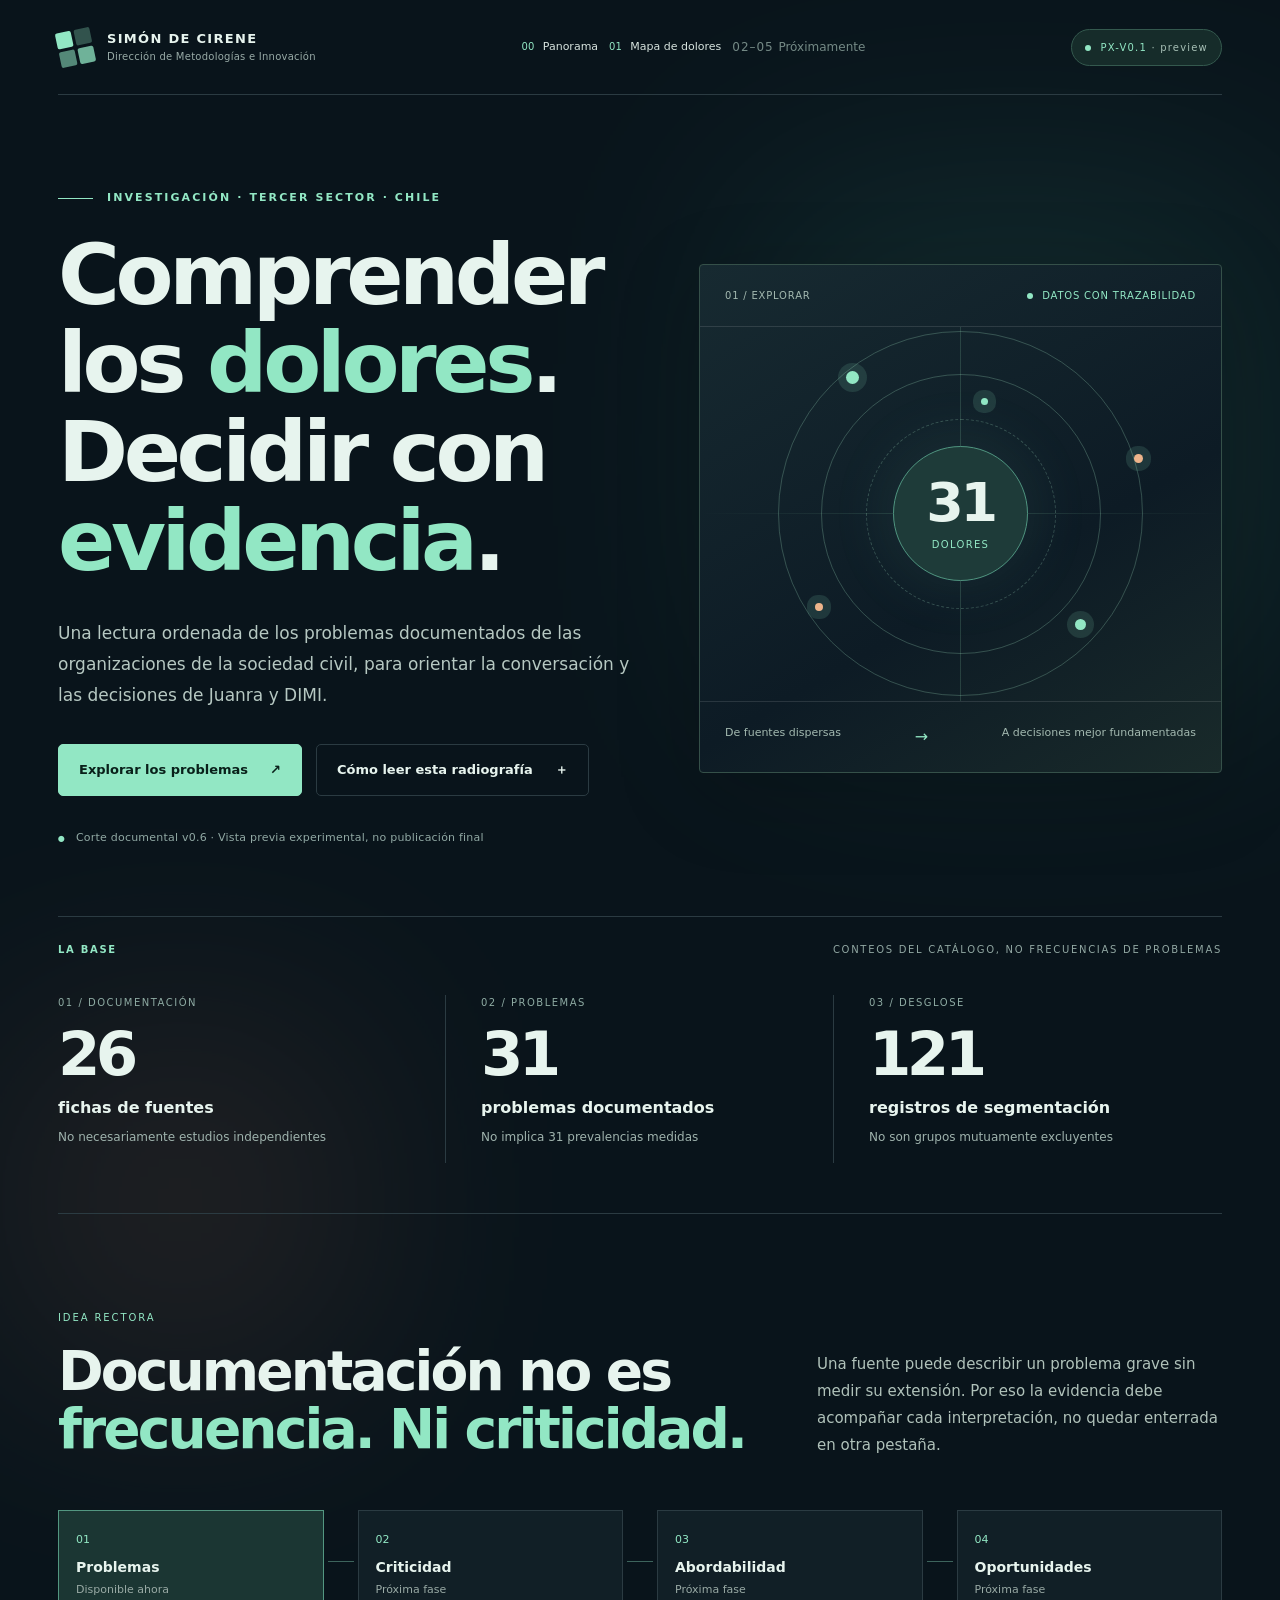
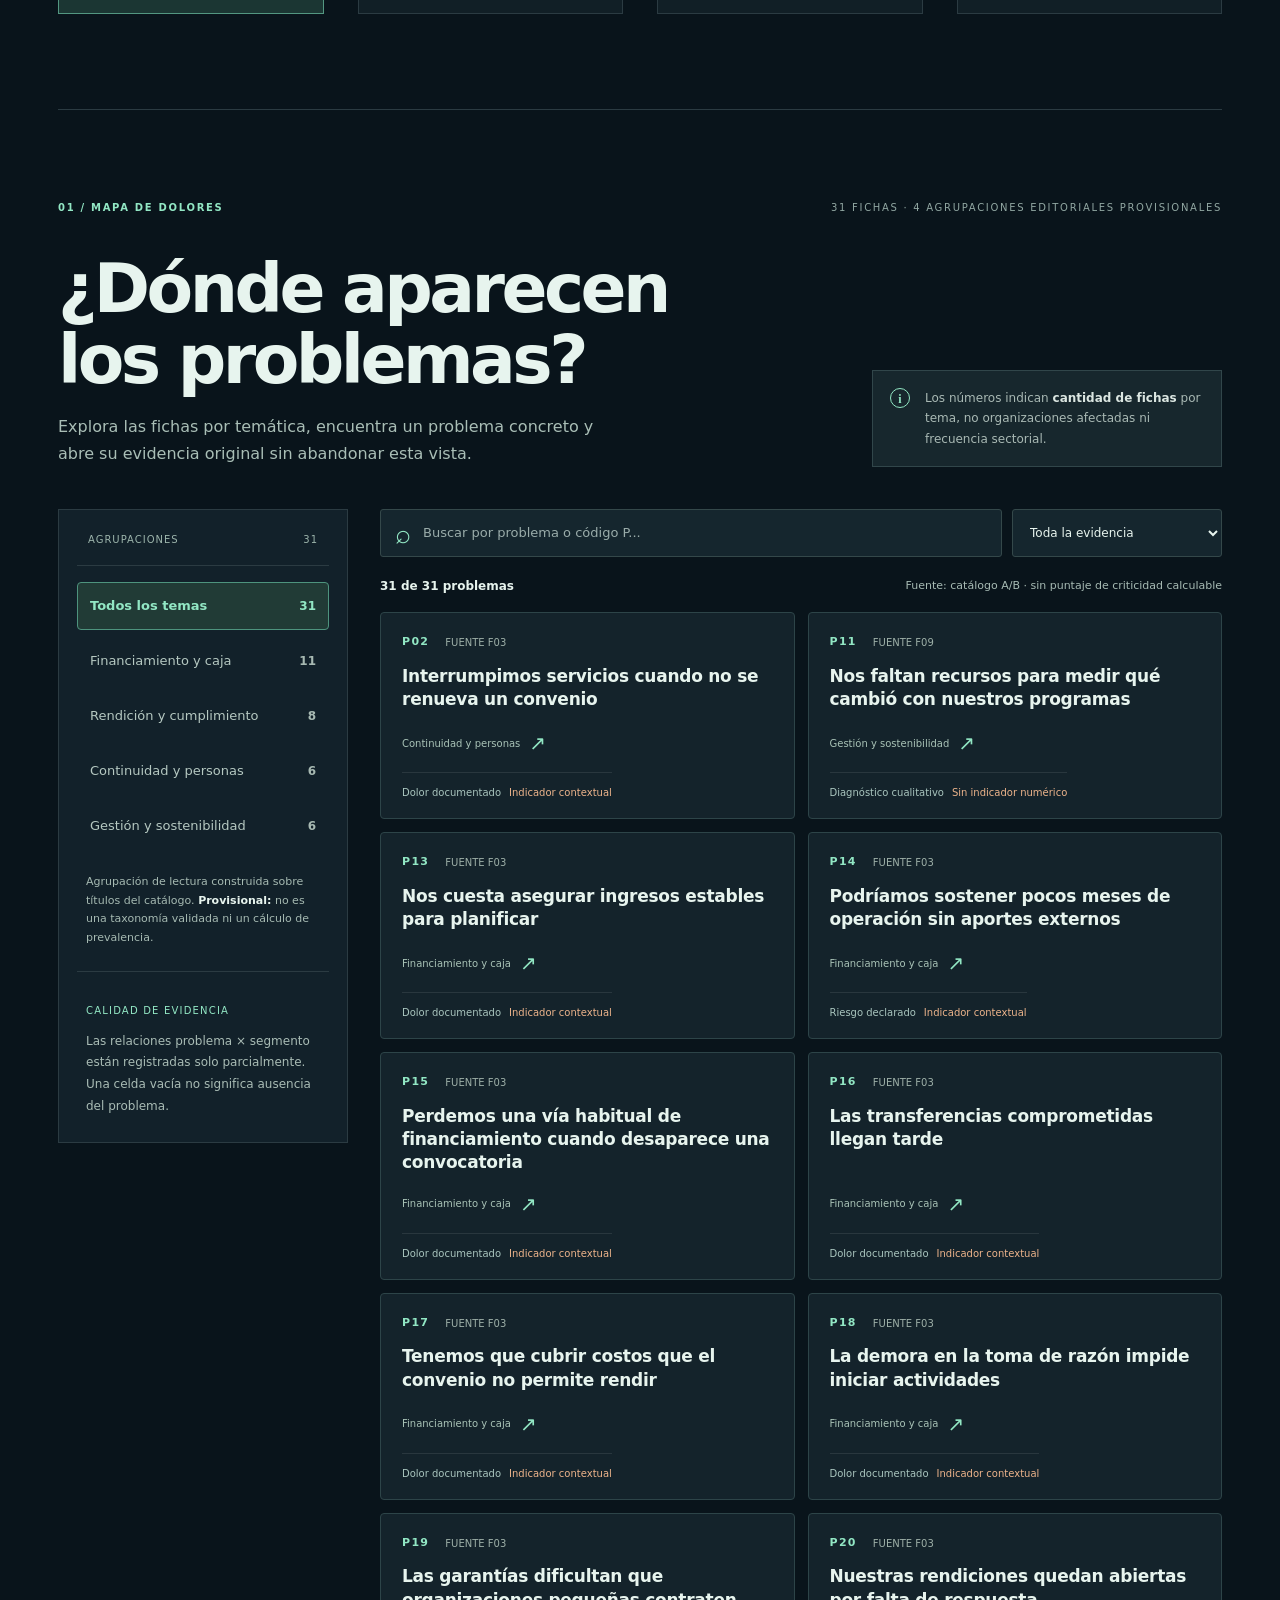
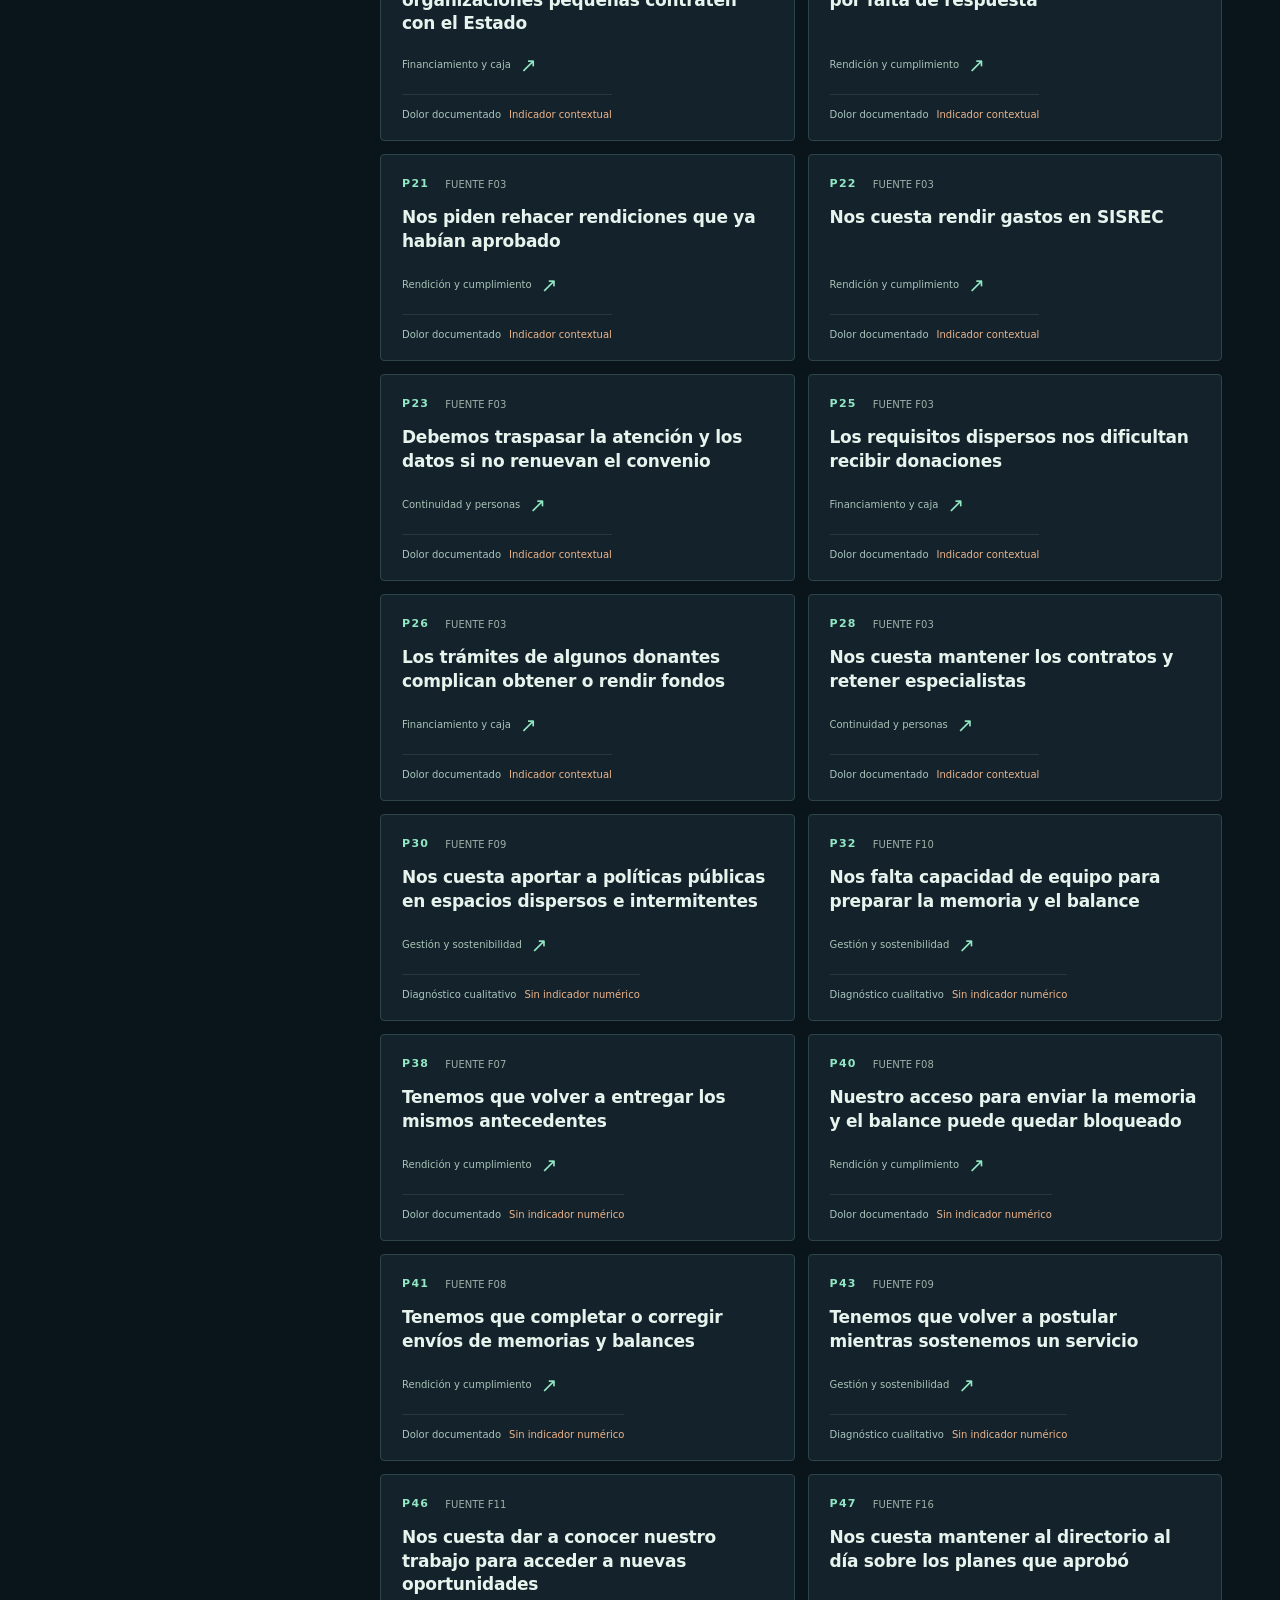
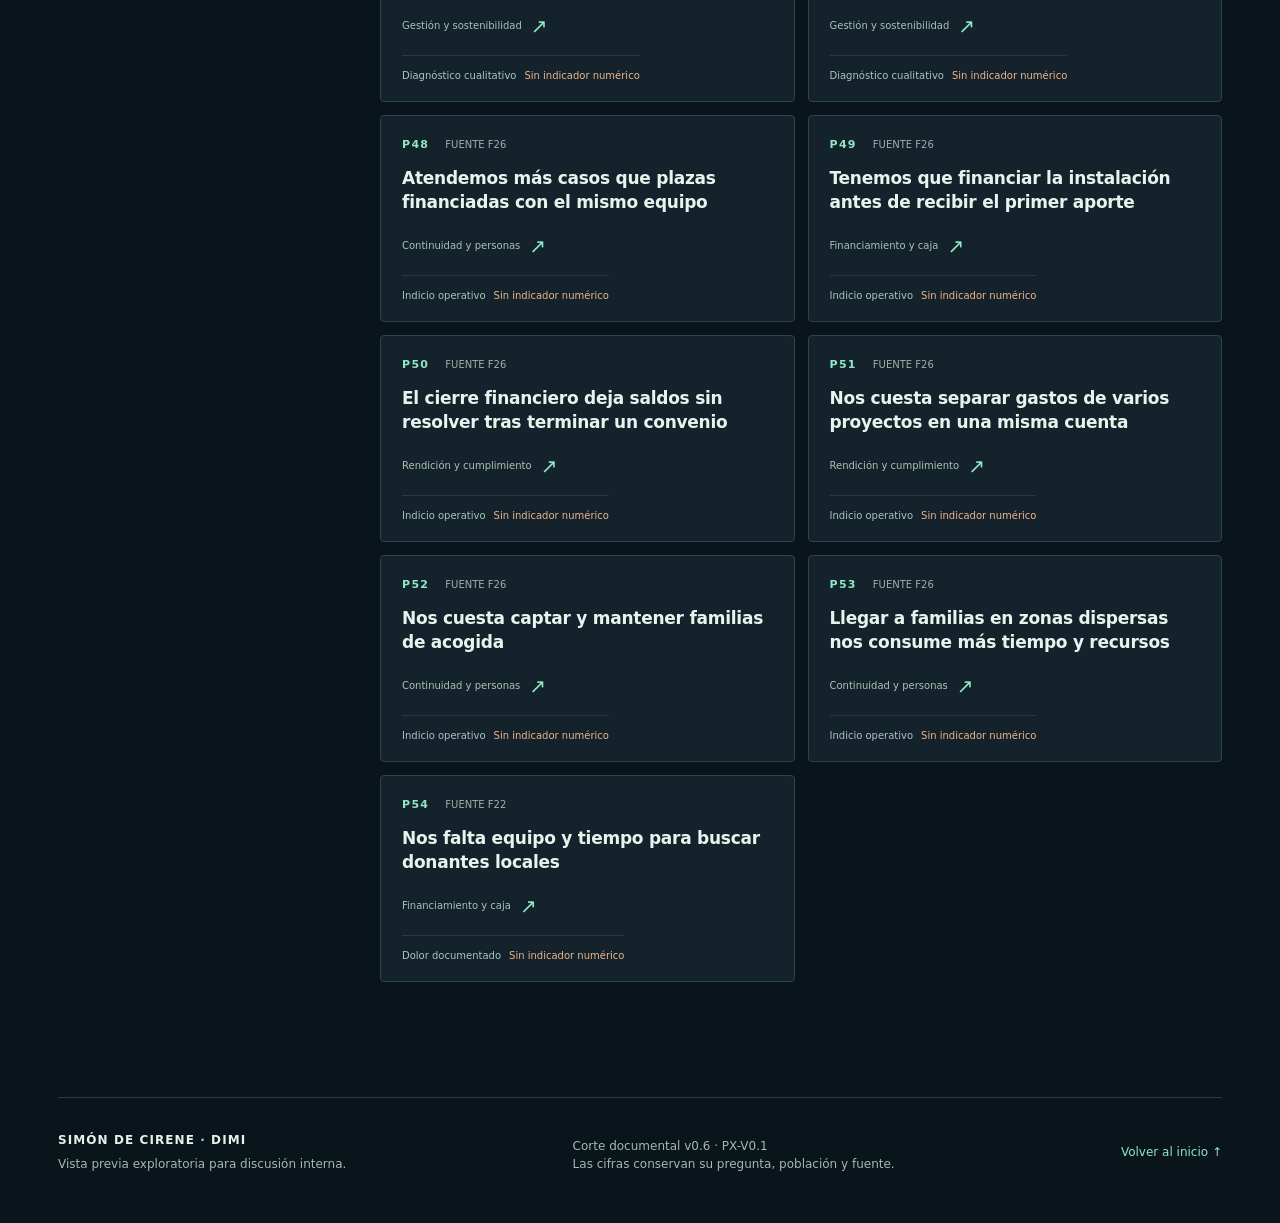
<file: preview/px-v01/index-anterior.html>
<!doctype html>
<html lang="es-CL">
<head>
  <meta charset="utf-8">
  <meta name="viewport" content="width=device-width,initial-scale=1">
  <meta name="color-scheme" content="dark">
  <meta http-equiv="Content-Security-Policy" content="default-src 'self'; script-src 'self'; style-src 'self'; img-src 'self' data:; connect-src 'self'; object-src 'none'; base-uri 'self'; form-action 'none'">
  <meta name="referrer" content="no-referrer">
  <title>Radiografía del tercer sector · DIMI · PX-V0.1</title>
  <meta name="description" content="Vista previa de la presentación de investigación para Juanra y DIMI. Mapa de problemas y evidencias trazables, sin rankings inventados.">
  <link rel="stylesheet" href="./styles.css">
  <script defer src="./app.js"></script>
</head>
<body>
  <a class="skip-link" href="#mapa">Saltar al mapa de problemas</a>
  <div class="ambient ambient-a" aria-hidden="true"></div>
  <div class="ambient ambient-b" aria-hidden="true"></div>
  <div class="site-shell">
    <header class="topbar">
      <a href="#inicio" class="brand" aria-label="Volver al inicio de Radiografía DIMI">
        <span class="brand-mark" aria-hidden="true"><span></span><span></span><span></span><span></span></span>
        <span class="brand-text"><strong>SIMÓN DE CIRENE</strong><small>Dirección de Metodologías e Innovación</small></span>
      </a>
      <nav class="top-links" aria-label="Secciones de la presentación">
        <a href="#inicio">00 <span>Panorama</span></a>
        <a href="#mapa">01 <span>Mapa de dolores</span></a>
        <span class="future-link" title="No implementado en esta microfase">02–05 <span>Próximamente</span></span>
      </nav>
      <span class="environment"><span class="environment-dot"></span> PX-V0.1 <span class="env-sub">· preview</span></span>
    </header>
    <main>
      <section class="hero" id="inicio" aria-labelledby="hero-title">
        <div class="hero-copy">
          <p class="eyebrow"><span class="eyebrow-line"></span> INVESTIGACIÓN · TERCER SECTOR · CHILE</p>
          <h1 id="hero-title">Comprender<br>los <em>dolores</em>.<br>Decidir con<br><em>evidencia</em>.</h1>
          <p class="lead">Una lectura ordenada de los problemas documentados de las organizaciones de la sociedad civil, para orientar la conversación y las decisiones de Juanra y DIMI.</p>
          <div class="hero-actions">
            <a class="button primary" href="#mapa">Explorar los problemas <span aria-hidden="true">↗</span></a>
            <button class="button secondary" type="button" id="how-to-button">Cómo leer esta radiografía <span aria-hidden="true">＋</span></button>
          </div>
          <div class="hero-caption"><span aria-hidden="true">●</span> Corte documental v0.6 · Vista previa experimental, no publicación final</div>
        </div>
        <div class="hero-art" aria-label="Resumen conceptual de la investigación">
          <div class="art-head"><span>01 / EXPLORAR</span><span class="art-status"><span></span> DATOS CON TRAZABILIDAD</span></div>
          <div class="orbit-area" aria-hidden="true">
            <div class="orbit orbit-outer"></div><div class="orbit orbit-middle"></div><div class="orbit orbit-inner"></div>
            <div class="orbit-axis horizontal"></div><div class="orbit-axis vertical"></div>
            <span class="orb orb-1"></span><span class="orb orb-2"></span><span class="orb orb-3"></span><span class="orb orb-4"></span><span class="orb orb-5"></span>
            <div class="orbit-center"><span>31</span><small>DOLORES</small></div>
          </div>
          <div class="art-bottom"><span>De fuentes dispersas</span><span class="art-arrow" aria-hidden="true">→</span><span>A decisiones mejor fundamentadas</span></div>
        </div>
      </section>
      <section class="facts-section" aria-labelledby="facts-title">
        <div class="section-kicker"><span>LA BASE</span><span>CONTEOS DEL CATÁLOGO, NO FRECUENCIAS DE PROBLEMAS</span></div>
        <h2 id="facts-title" class="sr-only">Tamaño de la base de investigación</h2>
        <div class="facts-grid">
          <div class="fact"><span class="fact-index">01 / DOCUMENTACIÓN</span><strong id="fact-sources">26</strong><span>fichas de fuentes</span><small>No necesariamente estudios independientes</small></div>
          <div class="fact"><span class="fact-index">02 / PROBLEMAS</span><strong id="fact-problems">31</strong><span>problemas documentados</span><small>No implica 31 prevalencias medidas</small></div>
          <div class="fact"><span class="fact-index">03 / DESGLOSE</span><strong id="fact-segments">121</strong><span>registros de segmentación</span><small>No son grupos mutuamente excluyentes</small></div>
        </div>
      </section>
      <section class="orientation" aria-label="Qué podremos hacer con estos datos">
        <div class="orientation-head"><div><span class="mini-label">IDEA RECTORA</span><h2>Documentación no es<br><em>frecuencia. Ni criticidad.</em></h2></div><p>Una fuente puede describir un problema grave sin medir su extensión. Por eso la evidencia debe acompañar cada interpretación, no quedar enterrada en otra pestaña.</p></div>
        <div class="orientation-path" aria-label="Recorrido de lectura de esta presentación">
          <div class="path-step current"><span>01</span><strong>Problemas</strong><small>Disponible ahora</small></div>
          <div class="path-line" aria-hidden="true"></div>
          <div class="path-step"><span>02</span><strong>Criticidad</strong><small>Próxima fase</small></div>
          <div class="path-line" aria-hidden="true"></div>
          <div class="path-step"><span>03</span><strong>Abordabilidad</strong><small>Próxima fase</small></div>
          <div class="path-line" aria-hidden="true"></div>
          <div class="path-step"><span>04</span><strong>Oportunidades</strong><small>Próxima fase</small></div>
        </div>
      </section>
      <section class="map-section" id="mapa" aria-labelledby="map-title">
        <div class="section-kicker"><span>01 / MAPA DE DOLORES</span><span>31 FICHAS · 4 AGRUPACIONES EDITORIALES PROVISIONALES</span></div>
        <div class="map-heading"><div><h2 id="map-title">¿Dónde aparecen<br>los problemas?</h2><p>Explora las fichas por temática, encuentra un problema concreto y abre su evidencia original sin abandonar esta vista.</p></div><div class="map-hint"><span class="hint-icon" aria-hidden="true">i</span><span>Los números indican <b>cantidad de fichas</b> por tema, no organizaciones afectadas ni frecuencia sectorial.</span></div></div>
        <div class="map-layout">
          <aside class="map-aside" aria-label="Agrupación temática de problemas">
            <div class="aside-head"><span>AGRUPACIONES</span><span id="total-count">31</span></div>
            <div class="themes-list" id="themes-list" role="group" aria-label="Filtrar por tema">
              <button class="theme-button selected" type="button" data-theme="all" aria-pressed="true"><span>Todos los temas</span><strong>31</strong></button>
            </div>
            <p class="theme-disclaimer">Agrupación de lectura construida sobre títulos del catálogo. <strong>Provisional:</strong> no es una taxonomía validada ni un cálculo de prevalencia.</p>
            <div class="aside-bottom"><span>CALIDAD DE EVIDENCIA</span><p>Las relaciones problema × segmento están registradas solo parcialmente. Una celda vacía no significa ausencia del problema.</p></div>
          </aside>
          <div class="map-content">
            <div class="filters">
              <label class="search" for="problem-search"><span aria-hidden="true">⌕</span><span class="sr-only">Buscar problema</span><input id="problem-search" autocomplete="off" type="search" placeholder="Buscar por problema o código P..."></label>
              <label class="select-label" for="evidence-filter"><span class="sr-only">Filtrar por tipo de indicador</span><select id="evidence-filter"><option value="all">Toda la evidencia</option><option value="numeric">Con indicador numérico</option><option value="non-numeric">Sin indicador numérico</option></select></label>
              <button class="reset-button" type="button" id="reset-filters" hidden>Limpiar filtros</button>
            </div>
            <div class="results-bar"><p id="results-count" role="status" aria-live="polite">Cargando problemas…</p><p>Fuente: catálogo A/B · sin puntaje de criticidad calculable</p></div>
            <div class="problem-grid" id="problem-grid" aria-label="Fichas de problemas"></div>
            <div class="empty-state" id="empty-state" hidden><span aria-hidden="true">⌕</span><h3>Sin resultados para estos filtros</h3><p>Eso no demuestra que el problema no exista. Prueba otro término o limpia los filtros.</p><button type="button" class="button secondary" id="empty-reset">Mostrar todos</button></div>
          </div>
        </div>
      </section>
      <footer class="footer"><div><strong>SIMÓN DE CIRENE <span>·</span> DIMI</strong><p>Vista previa exploratoria para discusión interna.</p></div><p>Corte documental v0.6 · PX-V0.1<br>Las cifras conservan su pregunta, población y fuente.</p><a href="#inicio">Volver al inicio ↑</a></footer>
    </main>
  </div>
  <div class="drawer-backdrop" id="drawer-backdrop" hidden></div>
  <aside class="evidence-drawer" id="evidence-drawer" role="dialog" aria-modal="true" aria-labelledby="drawer-title" aria-describedby="drawer-intro" tabindex="-1" hidden>
    <div class="drawer-top"><span class="drawer-eyebrow">FICHA DE EVIDENCIA · <span id="drawer-problem-id"></span></span><button class="drawer-close" type="button" id="drawer-close" aria-label="Cerrar ficha y volver al problema">Cerrar <span aria-hidden="true">×</span></button></div>
    <div class="drawer-scroll"><div id="drawer-body"></div></div>
    <div class="drawer-footer"><span>VISTA DE DATOS · NO RANKING</span><button type="button" id="drawer-return">← Volver al mapa</button></div>
  </aside>
  <div id="announcer" class="sr-only" role="status" aria-live="polite"></div>
</body>
</html>
</file>
<file: preview/h0/style.css>
:root{--ink:#15343a;--ink2:#254349;--muted:#677a7d;--bg:#f6f8f5;--surface:#fff;--line:#e0e8e3;--teal:#128878;--teal2:#056c61;--mint:#e5f4ee;--gold:#f0bb7d;--blue:#eaf0fa;--shadow:0 15px 45px rgba(9,54,50,.07);font-family:"DM Sans",Arial,sans-serif;color:var(--ink);background:var(--bg);font-synthesis:none}*{box-sizing:border-box}html{scroll-behavior:smooth}body{margin:0;min-width:320px}button,input,select{font:inherit}button{cursor:pointer}a{color:inherit;text-decoration:none}button:focus-visible,a:focus-visible,input:focus-visible,select:focus-visible{outline:3px solid #ef9f53;outline-offset:3px}h1,h2,h3,p{margin-top:0}h1,h2,h3{font-family:Manrope,"DM Sans",sans-serif;letter-spacing:-.045em}h1{font-size:clamp(2.45rem,5vw,4.75rem);line-height:1.08;font-weight:800;max-width:870px}h2{font-size:clamp(1.65rem,2.6vw,2.6rem);line-height:1.16;font-weight:800}h3{font-size:1.02rem;line-height:1.42;letter-spacing:-.028em}p{line-height:1.65}.skip{position:absolute;top:-100px;left:15px;z-index:100;padding:12px;background:#fff;border:2px solid var(--teal)}.skip:focus{top:12px}.site-header{height:86px;padding:0 clamp(20px,5.6vw,88px);display:flex;align-items:center;gap:24px;background:rgba(250,252,249,.96);border-bottom:1px solid var(--line);position:sticky;top:0;z-index:30;backdrop-filter:blur(15px)}.brand{display:flex;gap:12px;align-items:center;min-width:210px}.brand strong{font-family:Manrope;font-weight:800;font-size:14px;display:block;letter-spacing:-.02em}.brand small{font-size:10px;letter-spacing:.13em;text-transform:uppercase;color:#718486;display:block;margin-top:3px}.brand-mark{width:37px;height:37px;display:flex;align-items:center;justify-content:center;gap:3px;border:2px solid #156a62;border-radius:12px;transform:rotate(-7deg)}.brand-mark span{width:5px;height:15px;background:#168b7b;border-radius:5px}.brand-mark span:nth-child(2){height:25px;background:#c5a773}.brand-mark span:nth-child(3){height:20px}.top-tag{font-size:.82rem;margin-right:auto;color:var(--muted);border-left:1px solid #d9e3df;padding-left:23px}.scope-wrap{display:flex;align-items:center;gap:10px}.scope-wrap label{font-size:.72rem;text-transform:uppercase;letter-spacing:.11em;color:var(--muted);font-weight:700}.scope-wrap select{min-width:165px;background:#edf5f1;border:1px solid #d7e9e0;color:#174d48;font-weight:700;border-radius:12px;padding:11px 32px 11px 15px}.site-footer{display:flex;gap:15px;flex-wrap:wrap;justify-content:space-between;align-items:center;padding:25px clamp(20px,5.6vw,88px);color:#728281;font-size:.76rem;border-top:1px solid var(--line)}.site-footer a{text-decoration:underline}.wrap{width:min(1200px,calc(100% - 48px));margin:0 auto}.eyebrow{display:flex;align-items:center;gap:10px;text-transform:uppercase;letter-spacing:.14em;color:var(--teal2);font-size:.73rem;font-weight:800;margin-bottom:21px}.eyebrow:before{content:"";display:inline-block;width:25px;height:2px;background:var(--teal)}.home-hero{position:relative;background:#e9f3ed;overflow:hidden;padding:clamp(55px,8vw,118px) 0 clamp(65px,8vw,98px);isolation:isolate}.home-hero:after{content:"";position:absolute;width:660px;height:660px;background:radial-gradient(circle,#afd8c9 0%,rgba(168,213,196,.32) 48%,transparent 69%);right:-195px;top:-250px;z-index:-1;pointer-events:none}.hero-lead{font-size:clamp(1rem,1.7vw,1.2rem);color:#526b68;max-width:600px;margin-top:0;margin-bottom:24px}.hero-head{max-width:780px}.hero-title span{color:var(--teal2)}.hero-footer{display:flex;gap:13px;align-items:center;flex-wrap:wrap;margin-top:37px}.hero-step{font-size:.78rem;color:#6e837a}.pill{display:inline-flex;align-items:center;gap:7px;border:1px solid #d0e4d8;background:rgba(255,255,255,.6);border-radius:100px;font-size:.73rem;font-weight:700;padding:9px 14px;color:#28564f}.numbers{display:flex;gap:16px;flex-wrap:wrap}.numbers .kpi{padding:0 22px 0 0;border-right:1px solid #c1d6cb}.numbers .kpi:last-child{border-right:0}.kpi b{display:block;font:800 1.45rem Manrope;letter-spacing:-.05em}.kpi small{font-size:.69rem;color:#5e766d}.home-sections{padding:72px 0 64px}.section-head{display:flex;justify-content:space-between;gap:20px;align-items:flex-end;margin-bottom:26px}.section-head p{max-width:465px;color:var(--muted);font-size:.92rem}.four-grid{display:grid;grid-template-columns:repeat(2,minmax(0,1fr));gap:18px}.stage-card{min-height:224px;background:#fff;border:1px solid var(--line);border-radius:21px;display:flex;flex-direction:column;gap:20px;position:relative;overflow:hidden;padding:30px;box-shadow:0 10px 24px rgba(29,58,48,.025);transition:transform .18s,border-color .18s,box-shadow .18s}.stage-card:hover{transform:translateY(-4px);box-shadow:var(--shadow);border-color:#a1cfba}.stage-card:first-child{background:#123b3a;color:white;border-color:#123b3a}.stage-card:first-child .stage-copy{color:#d0e9dc}.stage-card:first-child .stage-link{color:#aff2d0}.stage-card:first-child .stage-number{color:#8fd5c1}.stage-card:nth-child(2):after{content:"";position:absolute;right:-100px;top:-100px;width:220px;height:220px;border:36px solid #eff8ed;border-radius:100%}.stage-card:nth-child(3){background:#fdfaf5}.stage-card:nth-child(4){background:#eef7f7}.stage-top{display:flex;justify-content:space-between;align-items:center}.stage-number{font:800 .9rem Manrope;color:#33887d;letter-spacing:.02em}.stage-status{font-size:.7rem;font-weight:700;color:#718781}.stage-card h3{font-size:clamp(1.25rem,2vw,1.6rem);max-width:290px;margin:0}.stage-copy{font-size:.88rem;color:#697f7b;line-height:1.6;max-width:380px}.stage-link{font-size:.82rem;font-weight:800;color:var(--teal2);margin-top:auto;display:flex;gap:12px;align-items:center}.arrow{font-size:1.15rem}.method-strip{border:1px solid var(--line);background:#fff;padding:24px 27px;border-radius:17px;display:flex;align-items:flex-start;gap:20px;margin-top:26px}.method-icon{width:40px;height:40px;display:grid;place-items:center;background:#e8f2ec;border-radius:12px;color:#16836d;flex-shrink:0;font-weight:800}.method-strip strong{font-size:.9rem}.method-strip p{font-size:.82rem;color:var(--muted);margin:4px 0 0}.method-strip a{margin-left:auto;white-space:nowrap;font-size:.77rem;color:var(--teal2);font-weight:800;text-decoration:underline}.subnav{border-bottom:1px solid var(--line);background:#fff}.subnav-inner{display:flex;gap:6px;align-items:center;overflow-x:auto;white-space:nowrap;scrollbar-width:thin}.subnav a{font-size:.77rem;padding:19px 13px;border-bottom:3px solid transparent;color:#758481;font-weight:700}.subnav a[aria-current=page]{color:#0c796c;border-color:#0c796c}.subnav a:hover{color:#0c796c}.subnav a:first-child{padding-left:0}.interior{padding:48px 0 84px}.page-top{display:flex;gap:28px;align-items:flex-start;justify-content:space-between;margin-bottom:29px}.page-top h1{font-size:clamp(2rem,4vw,3.4rem);max-width:700px;margin-bottom:12px}.page-intro{color:var(--muted);font-size:.95rem;max-width:690px}.stage-label{color:var(--teal2);font-size:.7rem;letter-spacing:.12em;text-transform:uppercase;font-weight:800;margin-bottom:16px}.outline-btn,.small-btn{border-radius:11px;padding:11px 15px;border:1px solid #bfd7ca;background:#fff;color:#28796b;font-weight:800;font-size:.8rem}.small-btn:hover,.outline-btn:hover{background:#eaf4ed}.link-btn{color:var(--teal2);font-size:.82rem;font-weight:800;text-decoration:underline}.callout{border:1px solid #e0e9df;background:#fff;border-radius:14px;padding:17px 21px;color:#58716e;line-height:1.65;font-size:.84rem;display:flex;gap:13px}.callout:before{content:"i";color:#126c62;flex:0 0 22px;height:22px;border:1.5px solid #529f91;border-radius:50%;display:grid;place-items:center;font-style:italic;font-weight:700}.data-stats{display:flex;flex-wrap:wrap;gap:11px;margin-bottom:20px}.stat-chip{background:#fff;border:1px solid var(--line);border-radius:12px;padding:14px 17px;min-width:140px}.stat-chip b{display:block;font:800 1.28rem Manrope}.stat-chip small{font-size:.68rem;color:#758b88}.scope-bands{display:grid;grid-template-columns:repeat(3,minmax(0,1fr));gap:13px;margin:25px 0}.band-card{background:#fff;border-radius:14px;border:1px solid var(--line);padding:20px}.band-card b{font:800 1.55rem Manrope}.band-card strong{display:block;margin-top:3px;font-size:.83rem}.band-card small{display:block;color:var(--muted);line-height:1.5;margin-top:7px}.band-card.directa{border-top:4px solid #26846c}.band-card.compartida{border-top:4px solid #c99a63}.band-card.contexto{border-top:4px solid #90a4ae}.tools-panel{display:flex;gap:12px;align-items:center;flex-wrap:wrap;margin:23px 0}.search-wrap{flex:1;min-width:190px;position:relative}.search-wrap input{width:100%;padding:14px 18px;border-radius:13px;border:1px solid #dce8e2;background:#fff;color:var(--ink)}.layer-label{font-size:.7rem;color:var(--muted);font-weight:800}.tools-panel select{max-width:235px;background:#fff;border:1px solid var(--line);border-radius:12px;padding:13px 15px;font-size:.85rem;color:#245f57}.switch{display:flex;align-items:center;gap:9px;cursor:pointer;font-size:.8rem;color:#526e66}.switch input{accent-color:#138679;width:17px;height:17px}.result-meta{display:flex;justify-content:space-between;align-items:center;flex-wrap:wrap;gap:10px;color:#6e8181;font-size:.78rem;margin:12px 0 14px}.pain-list{display:grid;grid-template-columns:repeat(2,minmax(0,1fr));gap:12px}.pain-row{border:1px solid var(--line);border-radius:16px;background:#fff;padding:20px 21px;text-align:left;display:flex;gap:14px;align-items:flex-start;min-height:150px;transition:box-shadow .18s,border-color .18s}.pain-row:hover{border-color:#70b5a1;box-shadow:0 6px 22px rgba(20,86,73,.06)}.pain-code{font:800 .72rem Manrope;background:#edf4f0;color:#236e60;border-radius:9px;padding:8px 10px;white-space:nowrap}.pain-row h3{margin:0 0 10px;font-size:.96rem}.pain-row .row-meta{display:flex;gap:8px;flex-wrap:wrap;margin-top:auto}.tag{font-size:.67rem;border-radius:30px;padding:5px 8px;background:#edf3f2;color:#52726d}.tag.directa{background:#e5f4e9;color:#287252}.tag.compartida{background:#fbefdc;color:#98682a}.tag.contexto{background:#edf1f5;color:#5c6d84}.row-content{min-width:0;flex:1;display:flex;flex-direction:column;min-height:96px}.row-more{font-size:1.05rem;color:#4e9b89}.empty{border:1px dashed #bbd2c7;border-radius:14px;padding:40px;text-align:center;color:#69817c}.empty h3{color:var(--ink)}.drawer{position:fixed;inset:0;margin:auto;width:min(960px,calc(100% - 32px));max-width:none;max-height:min(860px,calc(100dvh - 40px));overflow-y:auto;overscroll-behavior:contain;scroll-padding-block:20px;border:1px solid var(--line);border-radius:20px;color:var(--ink);background:#fff;box-shadow:0 24px 70px rgba(0,0,0,.22);padding:clamp(20px,4vw,44px)}.drawer::backdrop{background:rgba(7,33,37,.58)}.drawer-close{position:sticky;top:0;float:right;width:38px;height:38px;border:1px solid #dce9e4;border-radius:50%;background:white;font-size:1.3rem;z-index:1}.drawer h2{font-size:1.75rem;margin:22px 0 11px}.drawer .hint{color:var(--muted);font-size:.83rem;line-height:1.6}.drawer-tabs{display:flex;gap:7px;margin:25px 0 18px;overflow-x:auto}.drawer-tabs button{border-radius:30px;border:1px solid #dbe7e1;background:#fff;color:#597d74;padding:9px 13px;font-size:.74rem;font-weight:700;white-space:nowrap}.drawer-tabs button[aria-pressed=true]{background:#155d54;color:#fff;border-color:#155d54}.evidence-list{display:grid;gap:12px;margin:16px 0}.evidence-item{border:1px solid #e3ece6;border-radius:13px;padding:17px 18px;background:#fcfdfa}.evidence-item strong{color:#25806b;font-size:.7rem}.evidence-item p{font-size:.83rem;line-height:1.6;color:#49625d;margin:10px 0}.evidence-item a{font-size:.74rem;text-decoration:underline;color:#0f8373;display:inline-block;margin:4px 9px 0 0}.drawer-summary{font-size:.8rem;color:#7a918c;background:#eaf5f0;border-radius:12px;padding:12px}.forward{margin-top:34px;padding:20px;border-radius:18px;background:#123c39;color:white;display:flex;align-items:center;justify-content:space-between;gap:20px}.forward small{color:#c2e0d2;font-size:.7rem}.forward strong{display:block;margin-top:4px}.forward a{background:#fff;color:#19685d;font-weight:800;font-size:.77rem;padding:11px 14px;border-radius:10px;white-space:nowrap}.waiting-panel{background:#fff;border:1px solid var(--line);border-radius:20px;padding:clamp(30px,6vw,60px);display:grid;grid-template-columns:1.2fr .8fr;gap:30px;margin:27px 0}.waiting-panel .icon-big{font-size:3rem;margin-bottom:12px}.waiting-panel p{color:#607872}.waiting-list{border-left:1px solid var(--line);padding-left:32px}.waiting-list h3{font-size:.9rem;margin-bottom:15px}.waiting-list li{font-size:.83rem;color:#647875;line-height:1.65;margin-bottom:10px}.loading{min-height:55vh;display:flex;flex-direction:column;align-items:center;justify-content:center;color:#668079}.loader{width:35px;height:35px;border:3px solid #c5ddd0;border-top-color:#108477;border-radius:50%;animation:spin .8s linear infinite;margin-bottom:14px}@keyframes spin{to{transform:rotate(360deg)}}.sr-only{position:absolute;width:1px;height:1px;overflow:hidden;clip:rect(0,0,0,0);white-space:nowrap}.hidden{display:none!important}@media(max-width:900px){.site-header{padding:0 24px}.top-tag{display:none}.scope-wrap{margin-left:auto}.waiting-panel{grid-template-columns:1fr}.waiting-list{border-left:none;border-top:1px solid var(--line);padding:25px 0 0}.pain-list{grid-template-columns:1fr}.page-top{flex-direction:column;gap:8px}}@media(max-width:600px){.site-header{height:72px;padding:0 16px}.brand{min-width:0;gap:9px}.brand strong{font-size:.76rem}.brand small{font-size:.55rem}.brand-mark{width:30px;height:30px}.scope-wrap{gap:2px}.scope-wrap label{display:none}.scope-wrap select{min-width:124px;max-width:136px;padding:9px 22px 9px 9px;font-size:.74rem}.wrap{width:calc(100% - 32px)}.home-hero{padding:59px 0 64px}.four-grid,.scope-bands{grid-template-columns:1fr}.stage-card{min-height:195px;padding:24px}.section-head{display:block}.section-head p{margin-top:8px}.home-sections{padding:47px 0 54px}.method-strip{display:block}.method-icon{margin-bottom:10px}.method-strip a{margin:13px 0 0;display:inline-block}.subnav-inner a{padding:15px 12px;font-size:.72rem}.interior{padding:33px 0 65px}.page-top h1{font-size:2rem}.data-stats .stat-chip{min-width:calc(50% - 6px)}.tools-panel>*{width:100%;max-width:100%!important}.pain-row{padding:18px 15px}.drawer{padding:20px}.drawer h2{font-size:1.4rem}.forward{align-items:flex-start;flex-direction:column}.site-footer{padding:22px 16px}.band-card{padding:16px}}
@media(prefers-reduced-motion:reduce){*,*:before,*:after{animation-duration:.001ms!important;transition-duration:.001ms!important;scroll-behavior:auto!important}}
</file>
<file: preview/h0/brand-sdc.css>
/**
 * Sistema visual SdC 2026 · 30 años
 * Fuente: PPT PLANTILLA Simón de Cirene 2026 proporcionada para este proyecto.
 * Referencias: diapositivas 1, 3, 5, 6, 8, 9 y 13.
 * Mantener estas variables al desarrollar H-1…H-5.
 */
:root {
  --sdc-cream:#FFF2E1;
  --sdc-cream-soft:#FFF8EE;
  --sdc-blue:#418FDE;
  --sdc-blue-deep:#145F9F;
  --sdc-blue-light:#80C8F9;
  --sdc-orange:#FF9E19;
  --sdc-peach:#FFC266;
  --sdc-gray:#595959;
  --sdc-gray-light:#ECE1D6;
  --sdc-white:#FFFFFF;
  --sdc-border:#E9D8C6;
  --sdc-montserrat:"Montserrat",Arial,sans-serif;
  /* Compatibilidad con componentes H-0 ya existentes */
  --ink:#424242;
  --ink2:#595959;
  --muted:#666666;
  --bg:var(--sdc-cream);
  --surface:#FFFFFF;
  --line:var(--sdc-border);
  --teal:var(--sdc-blue);
  --teal2:var(--sdc-blue-deep);
  --mint:#EDF6FF;
  --gold:var(--sdc-peach);
  --blue:#EDF6FF;
  --shadow:0 16px 44px rgba(68,79,92,.075);
  font-family:var(--sdc-montserrat);
  color:var(--sdc-gray);
  background:var(--sdc-cream);
}
html,body { background:var(--sdc-cream); }
body,button,input,select { font-family:var(--sdc-montserrat); }
h1,h2,h3,.kpi b,.stage-number,.stat-chip b,.band-card b,.pain-code {
  font-family:var(--sdc-montserrat);
}
h1,h2,h3 { color:var(--sdc-blue); letter-spacing:-.045em; }
strong,b { font-weight:700; }
a:focus-visible,button:focus-visible,input:focus-visible,select:focus-visible {
  outline:3px solid var(--sdc-orange);
  outline-offset:3px;
}
/* Encabezado con el logo y el sello aniversario de la plantilla. */
.site-header {
  background:rgba(255,242,225,.98);
  border-top:4px solid var(--sdc-orange);
  border-bottom:1px solid #E8D5C0;
  box-shadow:0 4px 16px rgba(85,74,66,.035);
  gap:24px;
  min-height:87px;
}
.brand { min-width:0; flex-shrink:0; }
.brand-logo { display:block; width:224px; height:auto; }
.top-tag {
  border-left:1px solid #D7C3AC;
  font-weight:700;
  color:#686868;
  font-size:.76rem;
  text-transform:uppercase;
  letter-spacing:.045em;
}
.top-tag small {font-weight:500;color:#8D8179;font-size:.7rem;}
.scope-wrap label {color:#666;font-size:.68rem;letter-spacing:.095em;}
.scope-wrap select {
  background:white;
  border:1.5px solid var(--sdc-blue);
  color:#185D98;
  box-shadow:0 3px 0 rgba(65,143,222,.10);
  border-radius:9px;
  font-weight:700;
}
.site-footer {
  background:var(--sdc-cream);
  border-top:1px solid #E9D9C6;
  background-image:linear-gradient(to right,var(--sdc-blue) 0%,#7FBFEB 26%,#FFD49C 69%,var(--sdc-orange) 100%);
  background-repeat:no-repeat;
  background-size:100% 5px;
  background-position:left bottom;
  color:#737373;
  padding-bottom:31px;
}
.footer-org {font-weight:800;font-size:.76rem;color:#696969;letter-spacing:.07em}
.footer-org small {color:var(--sdc-blue);font-weight:800;}
.site-footer a { color:var(--sdc-blue-deep); }

/* Portada: espacio blanco, título azul, acento naranjo y franja de marca */
.home-hero {
  background:var(--sdc-cream);
  border-bottom:5px solid transparent;
  border-image:linear-gradient(90deg,var(--sdc-blue) 0%,#86BCE6 43%,var(--sdc-peach) 72%,var(--sdc-orange) 100%) 1;
}
.home-hero:before {
  content:"";
  position:absolute;
  width:7px;
  height:clamp(112px,15vw,190px);
  border-radius:2px;
  background:var(--sdc-orange);
  left:max(16px,calc((100vw - 1300px)/2));
  top:clamp(58px,8vw,116px);
  z-index:0;
}
.home-hero:after {
  width:670px;height:670px;
  right:-200px;top:-240px;
  background:radial-gradient(circle,#FFC26677 0%,#80C8F940 42%,transparent 69%);
  opacity:.75;
}
.eyebrow {color:#276BA3;letter-spacing:.105em;font-weight:800;}
.eyebrow:before {background:var(--sdc-orange);height:4px;width:27px;}
.home-hero h1,.page-top h1 { color:var(--sdc-blue); }
.hero-title span { color:var(--sdc-orange); }
.hero-lead,.page-intro {color:#626262;}
.pill {
  border:1px solid #C4DCF2;
  background:#F5FAFF;
  color:var(--sdc-blue-deep);
  font-weight:700;
}
.hero-step {color:#686868;}
.home-sections {background:transparent;}
.section-head p,.stage-copy {color:#626262;}
/* Cuatro tarjetas = paleta corporativa, sin falsificar progreso de la investigación */
.stage-card {
  border-radius:12px;
  border:1px solid #E4D6C6;
  background:white;
  box-shadow:0 6px 24px rgba(63,80,100,.035);
  border-bottom:5px solid var(--sdc-blue);
}
.stage-card h3 {color:#2F74BA;}
.stage-card .stage-number {color:#1F6EAB;font-weight:800;}
.stage-card .stage-link {color:#1B65A1;font-weight:800;}
.stage-card .stage-status {color:#6B6B6B;}
.stage-card:hover {border-color:#80B8EA;box-shadow:0 12px 28px rgba(65,143,222,.12);}
.stage-card:first-child {
  background:#216FB7;
  border-color:#216FB7;
  border-bottom-color:var(--sdc-orange);
  color:white;
}
.stage-card:first-child h3 {color:white;}
.stage-card:first-child .stage-number {color:#FFD08A;}
.stage-card:first-child .stage-copy {color:#EAF4FF;}
.stage-card:first-child .stage-status {color:#EAF4FF;}
.stage-card:first-child .stage-link {color:white;}
.stage-card:nth-child(2) {
  background:#FFF8EE;
  border-bottom-color:var(--sdc-orange);
}
.stage-card:nth-child(2):after {border-color:#FFE9C9;opacity:.68;}
.stage-card:nth-child(3) {
  background:#FFE4C1;
  border-bottom-color:var(--sdc-peach);
}
.stage-card:nth-child(4) {
  background:#E8F5FF;
  border-bottom-color:var(--sdc-blue-light);
}
.method-strip {
  border-radius:11px;
  background:#FFF9F1;
  border-color:#F0D6BB;
  box-shadow:none;
}
.method-icon {background:#FFE4B8;color:#A45B04;}
.method-strip a {color:#155F9E;}
/* Navegación y áreas de contenido */
.subnav {background:rgba(255,248,238,.96);border-bottom-color:#EBD8C5;}
.subnav a[aria-current="page"] {color:#155F9E;border-bottom-color:var(--sdc-orange);}
.subnav a:hover {color:#155F9E;}
.interior {background:transparent;}
.stage-label {color:#246CA8;}
.outline-btn,.small-btn {
  border:1px solid #91BDE5;
  background:white;
  color:#1B629B;
  border-radius:9px;
}
.outline-btn:hover,.small-btn:hover {background:#EBF5FF;}
.callout {background:#FFFAF4;border-color:#E9D9C6;color:#656565;border-radius:10px;}
.callout:before {border-color:var(--sdc-blue);color:#1C65A0;}
.stat-chip,.band-card {border-color:#E8D8C8;border-radius:10px;background:#FFFDF9;}
.stat-chip b,.band-card b {color:#277CCB;}
.band-card.directa {border-top-color:#267CCB;}
.band-card.compartida {border-top-color:var(--sdc-orange);}
.band-card.contexto {border-top-color:#777;}
.tools-panel select,.search-wrap input {
  background:white;
  color:#525252;
  border-color:#DDD2C5;
  border-radius:9px;
}
.switch input { accent-color:var(--sdc-blue-deep); }
.pain-row {
  border-color:#E4D6C8;
  border-radius:11px;
  box-shadow:none;
}
.pain-row:hover {border-color:var(--sdc-blue);box-shadow:0 8px 18px rgba(65,143,222,.10);}
.pain-row h3 {color:#3A3A3A;}
.pain-code {background:#E5F2FF;color:#206FAD;border-radius:6px;}
.tag {background:#F2ECE6;color:#656565;}
.tag.directa {background:#DFEEFF;color:#185E9D;}
.tag.compartida {background:#FFE4BC;color:#85510B;}
.tag.contexto {background:#EBE5E0;color:#555;}
.row-more {color:#267FC4;}
.empty {border-color:#BECCE1;}
.empty h3 {color:var(--sdc-blue-deep);}
.drawer::backdrop {background:rgba(39,48,63,.61);}
.drawer {background:var(--sdc-cream-soft);}
.drawer h2 {color:var(--sdc-blue);}
.drawer .hint {color:#666;}
.drawer-close {border-color:#E7D1B8;color:#5C5C5C;}
.drawer-summary {background:#E8F4FF;color:#356786;}
.drawer-tabs button {border-color:#D4DFEC;background:white;color:#306FA3;}
.drawer-tabs button[aria-pressed="true"] {background:#206CAB;color:white;border-color:#206CAB;}
.evidence-item {background:white;border-color:#E9DCD0;border-radius:10px;}
.evidence-item strong {color:#276FA7;}
.evidence-item p {color:#555;}
.evidence-item a {color:#185F9A;}
.forward {
  background:#1D6BAA;
  border-bottom:5px solid var(--sdc-orange);
  border-radius:12px;
  color:white;
}
.forward small {color:#D5EAFE;}
.forward strong {color:white;}
.forward a {background:white;color:#185E9D;}
.waiting-panel {background:#FFF9F1;border-color:#ECD8BF;border-radius:14px;}
.waiting-panel .icon-big {color:var(--sdc-orange);}
.waiting-panel p {color:#606060;}
.waiting-list {border-left-color:#E6D4C4;}
.loader {border-color:#E1EAF2;border-top-color:var(--sdc-orange);}
.loading {color:#575757;}
/* Logo, selector y espacios ajustados sin sacrificar legibilidad móvil */
@media(max-width:900px) {
  .site-header {gap:10px;}
}
@media(max-width:600px) {
  .site-header {height:77px;min-height:77px;padding:0 14px;gap:6px;}
  .brand-logo {width:clamp(148px,42vw,180px);}
  .scope-wrap select {min-width:111px;max-width:125px;font-size:.72rem;border-radius:7px;padding:8px 14px 8px 7px;}
  .home-hero:before {left:12px;top:55px;width:4px;height:105px;}
  .home-hero {padding-left:8px;}
  .home-sections {padding-top:45px;}
  .stage-card {border-radius:10px;}
  .stage-card:first-child {background:#206DAF;}
  .scope-bands .band-card {border-radius:9px;}
  .site-footer {padding-bottom:29px;}
}
@media(max-width:355px) {
  .scope-wrap select {max-width:110px;min-width:103px;font-size:.67rem;}
}
</file>
<file: preview/h0/h1.css>
/* H-1 · Exploración documental. Capa sobre el sistema de marca SdC 2026. */
.h1-analysis{margin:30px 0 42px;padding:clamp(20px,3vw,34px);background:var(--sdc-cream-soft,#fff8ee);border:1px solid var(--sdc-border,#e9d8c6);border-radius:16px;box-shadow:0 8px 26px #5a514111}
.h1-section-title,.h1-topic-head{display:flex;justify-content:space-between;align-items:flex-start;gap:24px}
.h1-section-title h2{font-size:clamp(1.4rem,2.4vw,2rem);line-height:1.18;margin:4px 0 12px;color:var(--sdc-blue,#418fde)}
.h1-section-title p,.h1-topic-head p{font-size:.9rem;color:#606060;max-width:780px;line-height:1.55;margin:0}
.h1-snapshot{white-space:nowrap;color:#8b724e;font-size:.68rem;padding:7px 11px;border:1px solid #e8d0a7;border-radius:8px}
.h1-summary-grid{display:grid;grid-template-columns:repeat(4,minmax(0,1fr));gap:12px;margin:24px 0}
.h1-summary-grid>div{background:#fff;border:1px solid #eadccb;padding:18px;border-radius:10px;min-width:0}
.h1-summary-grid b{display:block;font-size:clamp(1.5rem,2.2vw,2rem);font-weight:800;line-height:1.2;color:var(--sdc-blue-deep,#145f9f)}
.h1-summary-grid span{color:#626262;font-size:.77rem;font-weight:600}
.h1-method-warning{padding:16px 19px;line-height:1.55;border-left:4px solid var(--sdc-orange,#ff9e19);background:#fff3df;color:#584d41;border-radius:7px;font-size:.86rem}
.h1-topic-head{margin:34px 0 15px;align-items:center}
.h1-topic-head h3,.h1-coverage h3{color:var(--sdc-blue,#418fde);font-size:1.18rem;margin:0 0 7px}
.h1-all{background:#fff;border:1.5px solid #b9cee0;color:#245d8c;padding:10px 13px;border-radius:9px;font-weight:700;font-size:.76rem;cursor:pointer;white-space:nowrap}
.h1-all.is-active{background:#236fae;color:#fff;border-color:#236fae}
.h1-topic-grid{display:grid;grid-template-columns:repeat(2,minmax(0,1fr));gap:12px}
.h1-topic-card{text-align:left;background:white;border:1.5px solid #e5d9cd;border-radius:10px;padding:16px;cursor:pointer;display:flex;flex-direction:column;gap:11px;min-width:0;color:#505050;transition:background .15s,border-color .15s}
.h1-topic-card:hover,.h1-topic-card:focus-visible{border-color:#418fde;background:#f3f8ff}
.h1-topic-card.is-active{border-color:#3278b9;background:#eff7ff;box-shadow:inset 3px 0 #ff9e19}
.h1-topic-id{display:flex;align-items:center;justify-content:space-between;gap:12px}
.h1-topic-id span{font-size:.72rem;color:#686868}
.h1-topic-card strong{color:#2d6699;font-size:.9rem;line-height:1.35}
.h1-topic-card small{color:#666;font-size:.72rem;line-height:1.4}
.h1-meter{height:8px;border-radius:99px;background:#e6eef4;overflow:hidden}
.h1-meter span{display:block;height:100%;border-radius:99px;background:linear-gradient(90deg,#418fde,#80c8f9)}
.h1-selected{margin:17px 0 0;display:grid;grid-template-columns:minmax(0,1.7fr) minmax(180px,1fr);gap:14px;border:1px solid #c8dff2;background:#fff;padding:20px;border-radius:11px}
.h1-selected h3{margin:5px 0;color:#286ca6}
.h1-selected p{margin:7px 0;font-size:.85rem;color:#5b5b5b}
.h1-selected-numbers{display:grid;grid-template-columns:repeat(2,minmax(0,1fr));gap:12px}
.h1-selected-numbers div{background:#f5f9ff;border-radius:8px;padding:15px}
.h1-selected-numbers b{display:block;font-size:1.35rem;color:#266baa}
.h1-selected-numbers small{font-size:.69rem;color:#5d6570}
.h1-nd{grid-column:1/-1;color:#885a22;background:#fff3df;border:1px solid #f3dfbd;border-radius:8px;padding:11px;font-size:.78rem;line-height:1.45}
.h1-coverage{display:grid;grid-template-columns:minmax(0,1.55fr) minmax(260px,1fr);gap:20px;align-items:center;margin:20px 0 28px;padding:22px;background:white;border:1px solid #eadccb;border-radius:11px}
.h1-coverage p{line-height:1.55;margin:0;color:#626262;font-size:.86rem}
.h1-relations{display:grid;grid-template-columns:repeat(2,minmax(0,1fr));gap:10px}
.h1-relations>div{background:#f2f7fc;padding:15px;border-radius:9px}
.h1-relations b{display:block;font-size:1.7rem;line-height:1.2;color:#236fae}
.h1-relations small{font-size:.72rem;color:#555}
.h1-cross-item a{color:#12609d;font-size:.76rem;font-weight:700;text-decoration:underline;text-underline-offset:2px}
.h1-topic-mini{color:#1c649e!important;background:#edf5fc!important;border-color:#c6dfef!important}
.h1-source-mini{color:#615847!important}
.h1-drawer-profile{padding:16px 0 19px;margin-bottom:18px;border-bottom:1px solid #dfdfdf}
.h1-drawer-counters{display:grid;grid-template-columns:repeat(3,minmax(0,1fr));gap:7px;margin:12px 0}
.h1-drawer-counters span{font-size:.69rem;color:#6a6a6a;background:#f4f8fc;border-radius:8px;padding:11px}
.h1-drawer-counters b{display:block;color:#216ca4;font-size:1.25rem}
.h1-drawer-caveat{font-size:.79rem;color:#686868;line-height:1.5}
.h1-drawer-profile h3{font-size:1rem;color:#286ca6;margin:16px 0 10px}
.h1-cross-details{border:1px solid #dce6ed;border-radius:8px;margin-top:8px;background:#fff}
.h1-cross-details summary{padding:12px;cursor:pointer;color:#1b5f98;font-weight:700;font-size:.81rem}
.h1-cross-details summary b{float:right}
.h1-cross-list{padding:0 12px 12px;display:grid;gap:9px}
.h1-cross-item{padding:12px;background:#f7fafc;border-radius:8px;border-left:3px solid #80c8f9}
.h1-cross-item b{font-size:.76rem;line-height:1.4;color:#3b4e5e}
.h1-cross-item small{display:block;color:#6e6e6e;font-size:.67rem;margin-top:4px}
.h1-cross-item p{font-size:.74rem;line-height:1.45;margin:7px 0}
@media(max-width:850px){
 .h1-summary-grid{grid-template-columns:repeat(2,minmax(0,1fr))}
 .h1-coverage,.h1-selected{grid-template-columns:1fr}
 .h1-selected-numbers{max-width:440px}
}
@media(max-width:620px){
 .h1-analysis{padding:16px;margin:20px 0}
 .h1-section-title,.h1-topic-head{display:block}
 .h1-snapshot{display:inline-block;margin:13px 0 0}
 .h1-topic-head .h1-all{margin-top:13px}
 .h1-topic-grid{grid-template-columns:1fr}
 .h1-summary-grid{gap:8px}
 .h1-summary-grid>div{padding:13px}
 .h1-coverage{padding:15px}
 .h1-drawer-counters{gap:5px}
 .h1-drawer-counters span{padding:8px;font-size:.64rem}
}

.h1-summary-grid p{margin:6px 0 0;color:#555;font-size:.78rem;line-height:1.5}
.h1-coverage p+p{margin-top:10px}
.h1-filter-guide summary{cursor:pointer;font-weight:700;color:#1b5f98}
.h1-method-link{margin:16px 0 0;font-size:.84rem}
.h1-method-link a{text-decoration:underline;color:#1b5f98}
.callout p,.h1-foundation-reading p{margin:4px 0 0}
.h1-results-link{color:#1b5f98;font-weight:700;text-decoration:underline;text-underline-offset:2px}
#fichas-problemas{scroll-margin-top:105px}
#list-filter-instruction{margin-bottom:0}
#list-filter-instruction+.tools-panel{margin-top:10px}
.h1-filter-hint,.h1-filter-guide{color:var(--muted);font-size:.81rem;line-height:1.5}
.h1-filter-guide dl{display:grid;gap:8px;margin:10px 0}
.h1-filter-guide dt{font-weight:700}
.h1-filter-guide dd{margin:0}
.drawer .drawer-tabs{margin:12px 0 8px;flex-wrap:wrap;overflow:visible}
.h1-findings-group{display:grid;gap:12px}
.h1-findings-group h4{margin:8px 0 0;color:#1b5f98}
.h1-card-description{color:#525b60;font-size:.85rem;line-height:1.55;margin-bottom:12px}
.h1-problem-introduction{margin:18px 0}
.h1-problem-introduction h3{margin-bottom:6px;color:#1b5f98}
.h1-problem-introduction p{margin-bottom:12px}
.h1-problem-introduction dl{margin:0;padding:14px 16px;background:#f4f8fc;border-radius:10px;font-size:.82rem;line-height:1.55}
.h1-problem-introduction dl div+div{border-top:1px solid #dde7ed;margin-top:8px;padding-top:8px}
.h1-problem-introduction dt{font-weight:750;color:#1b5f98}
.h1-problem-introduction dd{margin:2px 0 0;color:#383f43}
.h1-source-group{display:grid;gap:8px;min-width:0;padding:12px;border:1px solid #dae5eb;border-radius:10px;background:#f6f9fc}
.h1-source-heading{display:flex;align-items:baseline;justify-content:space-between;flex-wrap:wrap;gap:6px 10px}
.h1-source-heading h5{margin:0;font-size:.83rem;line-height:1.4;color:#383f43;overflow-wrap:anywhere}
.h1-relation-tag{border-radius:20px;padding:4px 8px;font-size:.68rem;font-weight:750;background:#e8edf2;color:#33495b}
.h1-relation-tag[data-relation="1"]{background:#dcf1e6;color:#225e40}
.h1-relation-tag[data-relation="0.5"]{background:#fff0d8;color:#764c15}
.h1-source-group .mf-shortcut{justify-self:start}
.h1-finding-reading,.h1-finding-scope{padding:9px 11px;border-radius:7px;background:#eff6fc}
.h1-finding-scope,.h1-segment-reading{background:#f1f6f3}
.h1-finding-reading b,.h1-finding-scope b{display:block}
.h1-segment-reading{padding:7px}

.h1-problem-group{margin-bottom:20px}
.h1-problem-group>h3{margin:0 0 8px;color:#1b5f98}
.h1-problem-group>h3 span{font-weight:400}
</file>
<file: preview/h0/methods.css>
/* H-M · Métodos y fuentes · Sistema de marca Simón de Cirene 2026 */
.mf-page{padding-top:42px;padding-bottom:76px}
.mf-secondary-nav{border-top:1px solid #e7d8c9;border-bottom:1px solid #eadac8;background:#fff9f0}
.mf-secondary-nav>.wrap{display:flex;flex-wrap:wrap;gap:26px;padding:12px 0}
.mf-secondary-nav a{color:#286fa7;text-decoration:none;font-size:.79rem;font-weight:800}
.mf-secondary-nav a:hover{text-decoration:underline}
.mf-page-top{display:flex;justify-content:space-between;gap:25px;align-items:flex-start;margin-bottom:24px}
.mf-page-top h1{font-size:clamp(2rem,4vw,3.1rem);line-height:1.12;margin:9px 0;color:var(--sdc-blue,#418fde)}
.mf-page-top p{max-width:770px;color:#606060;font-size:.96rem;line-height:1.65;margin:10px 0}
.mf-overline{font-size:.72rem;font-weight:800;letter-spacing:.12em;text-transform:uppercase;color:var(--sdc-blue-deep,#145f9f)}
.mf-side-meta{display:flex;gap:7px;flex-direction:column;text-align:right;white-space:nowrap;font-size:.7rem;color:#6b645d}
.mf-side-meta strong{color:#246da7}
.mf-side-meta a{color:#145f9f;font-weight:700;text-decoration:underline}
.mf-kpi-grid{display:grid;grid-template-columns:repeat(4,minmax(0,1fr));gap:12px;margin:20px 0}
.mf-kpi-grid>div{background:#fff;border:1px solid #eadfce;border-radius:11px;padding:21px;box-shadow:0 4px 14px #5b65600b}
.mf-kpi-grid strong{display:block;color:var(--sdc-blue-deep,#145f9f);font-size:clamp(1.7rem,2.5vw,2.2rem);line-height:1.1;font-weight:800}
.mf-kpi-grid span{display:block;color:#696969;margin-top:6px;font-size:.76rem;font-weight:600}
.mf-scope-note{border-left:4px solid var(--sdc-orange,#ff9e19);background:#fff5e6;border-radius:8px;padding:16px 20px;font-size:.82rem;line-height:1.55;color:#665648}
.mf-scope-note>span{display:block;margin-top:5px}
.mf-method-section{padding-top:50px;scroll-margin-top:150px}
.mf-section-intro{display:flex;justify-content:space-between;gap:20px;align-items:flex-start;margin-bottom:18px}
.mf-section-intro h2{font-size:clamp(1.35rem,2.4vw,1.95rem);color:var(--sdc-blue,#418fde);margin:7px 0 9px}
.mf-section-intro p{font-size:.88rem;line-height:1.65;max-width:780px;color:#636363;margin:0}
.mf-method-grid{display:grid;grid-template-columns:repeat(2,minmax(0,1fr));gap:13px}
.mf-method-card{border:1px solid #e9d9cb;border-radius:11px;background:#fff;padding:22px;scroll-margin-top:148px}
.mf-method-card:first-child{grid-column:span 2;background:#f5faff;border-color:#c7ddec}
.mf-method-top{display:flex;align-items:center;justify-content:space-between;gap:12px}
.mf-method-top>span:first-child{color:#1b6198;font-size:.76rem;font-weight:800}
.mf-method-status{font-size:.67rem;font-weight:800;background:#f3ede4;border-radius:99px;padding:5px 10px;color:#796550;line-height:1.25}
.mf-method-status.active{background:#e5f4fd;color:#146299}
.mf-method-card h3{font-size:1.08rem;color:#236fa8;margin:13px 0 7px}
.mf-method-card>p{font-size:.83rem;line-height:1.55;color:#595959;margin:0 0 12px}
.mf-method-card dl{display:grid;grid-template-columns:repeat(3,minmax(0,1fr));gap:8px;margin:0}
.mf-method-card dl>div{background:#f8fafc;border-radius:8px;padding:12px}
.mf-method-card dt{color:#747474;font-size:.67rem;text-transform:uppercase;letter-spacing:.045em}
.mf-method-card dd{font-size:.75rem;color:#505050;font-weight:700;margin:6px 0 0;line-height:1.45}
.mf-method-card .mf-small{margin:12px 0 0;color:#727272;font-size:.75rem}
.mf-caution,.mf-bottom-note{background:#fff4e6;border-left:4px solid var(--sdc-orange,#ff9e19);border-radius:8px;padding:18px;margin-top:17px;font-size:.84rem;line-height:1.6;color:#574c3e}
.mf-bank,.mf-glossary{padding-top:62px;scroll-margin-top:145px}
.mf-export{background:var(--sdc-blue-deep,#145f9f);border:1px solid var(--sdc-blue-deep,#145f9f);padding:12px 17px;color:#fff;border-radius:9px;font-weight:800;cursor:pointer;white-space:nowrap}
.mf-export:hover{background:#216ba7}
.mf-export span{padding-left:6px;font-size:1.05rem}
.mf-toolbar{background:#fff;border:1px solid #eadccb;border-radius:11px;padding:17px;display:grid;grid-template-columns:repeat(3,minmax(0,1fr));gap:13px}
.mf-toolbar label{display:flex;flex-direction:column;gap:6px;min-width:0}
.mf-toolbar label>span{font-size:.7rem;font-weight:800;color:#5e5e5e;letter-spacing:.016em}
.mf-toolbar input,.mf-toolbar select{font-family:inherit;width:100%;min-width:0;border:1px solid #d7d6d2;padding:11px 12px;background:#fff;color:#3a4e5b;border-radius:8px;font-size:.78rem}
.mf-toolbar input:focus-visible,.mf-toolbar select:focus-visible{outline:2px solid var(--sdc-orange,#ff9e19);outline-offset:2px}
.mf-toolbar .mf-search{grid-column:span 3}
.mf-result-row{display:flex;justify-content:space-between;align-items:center;gap:10px;margin:17px 1px;color:#5e666c;font-size:.81rem;font-weight:800}
.mf-reset{border:0;background:transparent;color:#185d95;text-decoration:underline;text-underline-offset:3px;cursor:pointer;font-weight:700;font-size:.76rem}
.mf-sources{display:grid;gap:9px}
.mf-source-row{display:flex;gap:18px;align-items:center;justify-content:space-between;border:1px solid #e4d9ce;border-radius:10px;background:#fff;padding:16px 18px;min-width:0}
.mf-source-row.selected{background:#f2f8fe;border-color:#80c8f9}
.mf-source-identity{display:flex;gap:13px;align-items:flex-start;min-width:0;flex:1}
.mf-source-id{flex-shrink:0;padding:7px 9px;background:#e8f4fd;border:1px solid #cee6f6;border-radius:7px;color:#1e689f;font-size:.75rem;font-weight:900}
.mf-source-identity h3{color:#3a607c;font-size:.88rem;line-height:1.38;margin:0 0 7px}
.mf-source-identity p{font-size:.7rem;color:#686868;line-height:1.4;margin:0 0 9px}
.mf-row-badges,.mf-detail-tags{display:flex;gap:5px;flex-wrap:wrap}
.mf-row-badges span,.mf-detail-tags span{font-size:.66rem;font-weight:600;border-radius:5px;padding:5px 8px;color:#61594d;background:#f8f0e5;line-height:1.35}
.mf-source-end{display:flex;gap:9px;align-items:flex-end;flex-direction:column;text-align:right;min-width:155px}
.mf-source-end>span{font-size:.71rem;color:#707070}
.mf-open{border:1px solid #bed3e8;border-radius:7px;background:#f3f9ff;color:#155e9a;padding:8px 11px;font-size:.74rem;font-weight:800;text-decoration:none;white-space:nowrap}
.mf-open:hover{background:#e4f2ff}
.mf-no-results{background:#fff;padding:30px;text-align:center;border:1px dashed #d0cfce;border-radius:10px}
.mf-no-results h3{color:#2a6ca2;margin-top:0}
.mf-no-results p{color:#696969;font-size:.84rem}
.mf-source-detail{background:#fff;border:2px solid #b7d8f3;border-radius:13px;margin-top:23px;padding:24px;scroll-margin-top:150px}
.mf-source-detail-head{display:flex;gap:20px;justify-content:space-between;align-items:flex-start}
.mf-source-detail h3{font-size:1.22rem;color:#236da6;line-height:1.35;margin:7px 0}
.mf-source-detail-head p{font-size:.79rem;color:#666;line-height:1.5;margin:0}
.mf-small-btn{border:1px solid #c7dcea;background:#f3f9ff;color:#215f92;padding:9px 11px;border-radius:7px;font-size:.76rem;font-weight:800;cursor:pointer;white-space:nowrap}
.mf-detail-tags{margin:15px 0}
.mf-detail-grid{display:grid;grid-template-columns:repeat(3,minmax(0,1fr));gap:14px}
.mf-detail-grid>div{border:1px solid #eee3d7;background:#fffdfa;border-radius:8px;padding:15px;min-width:0}
.mf-detail-grid h4,.mf-evidence-head h4{color:#1c649f;font-size:.87rem;margin:0 0 10px}
.mf-detail-grid p,.mf-detail-grid li{font-size:.76rem;line-height:1.55;color:#555}
.mf-detail-grid p{margin:7px 0}
.mf-detail-grid ul{padding-left:19px;margin:8px 0}
.mf-detail-grid code{font-size:.71rem;overflow-wrap:anywhere}
.mf-detail-grid a,.mf-finding-links a,.mf-bottom-note a{color:#1768a3;font-size:.76rem;font-weight:700;text-decoration:underline;text-underline-offset:3px;overflow-wrap:anywhere}
.mf-small{color:#777!important;font-size:.7rem!important;line-height:1.55!important}
.mf-strong-note{background:#fff1dd;border-radius:6px;padding:8px;color:#7d5425!important}
.mf-nd{font-size:.75rem;color:#797979}
.mf-detail-limitation{border-left:3px solid #ff9e19;margin:18px 0;background:#fff4e9;color:#5d5146;padding:13px;font-size:.77rem;line-height:1.5}
.mf-evidence-head{margin:22px 0 9px}
.mf-evidence-head h4{margin-bottom:5px}
.mf-evidence-head span{color:#777}
.mf-evidence-head p{font-size:.75rem;color:#686868;margin:0}
.mf-problem-pills{display:flex;gap:7px;flex-wrap:wrap}
.mf-problem-link{background:#e9f3fc;color:#236da7;border:1px solid #cbe1f3;padding:8px 10px;border-radius:8px;text-decoration:none;font-size:.71rem;font-weight:700}
.mf-problem-link:hover{background:#dcedfe}
.mf-findings-block{border:1px solid #e2e5e6;border-radius:9px;margin-top:18px}
.mf-findings-block summary,.mf-warnings summary{cursor:pointer;padding:14px;color:#1a6499;font-size:.81rem;font-weight:800}
.mf-findings-block summary b{float:right}
.mf-findings{padding:0 13px 14px;display:grid;gap:8px;max-height:540px;overflow-y:auto}
.mf-finding{padding:12px;background:#f6fafc;border-left:3px solid #86c0e9;border-radius:7px}
.mf-finding-meta{display:flex;justify-content:space-between;gap:12px;font-size:.7rem;font-weight:800;color:#266fa6}
.mf-finding-meta a{font-size:.7rem;color:#266fa6}
.mf-finding p{font-size:.78rem;color:#444;line-height:1.5;margin:8px 0}
.mf-finding small{font-size:.67rem;color:#666}
.mf-finding-links{margin-top:9px;display:flex;gap:12px;flex-wrap:wrap}
.mf-glossary-grid{display:grid;grid-template-columns:repeat(3,minmax(0,1fr));gap:11px}
.mf-glossary-grid>div{background:#fff;border:1px solid #e7d9cd;padding:16px;border-radius:8px}
.mf-glossary-grid strong{color:#216ca4;font-size:.81rem}
.mf-glossary-grid p{color:#666;font-size:.75rem;line-height:1.5;margin:6px 0 0}
.mf-warnings{margin-top:18px;border:1px solid #ead9c2;background:#fff9f1;border-radius:9px}
.mf-warnings ul{padding:0 24px 14px 35px;color:#625648;font-size:.77rem;line-height:1.6}
.mf-warnings li{margin-bottom:8px}
.mf-shortcut{display:inline-flex;margin:11px 0 0;color:#17649e;font-size:.77rem;font-weight:800;line-height:1.5}
.mf-small-warning{font-size:.76rem;color:#7e6749}
@media(max-width:1020px){.mf-toolbar{grid-template-columns:repeat(2,minmax(0,1fr))}.mf-toolbar .mf-search{grid-column:span 2}.mf-detail-grid{grid-template-columns:1fr 1fr}}
@media(max-width:760px){.mf-page{padding-top:26px}.mf-page-top{display:block}.mf-side-meta{text-align:left;margin-top:16px}.mf-kpi-grid{grid-template-columns:repeat(2,minmax(0,1fr));gap:8px}.mf-kpi-grid>div{padding:16px}.mf-method-grid,.mf-glossary-grid{grid-template-columns:1fr}.mf-method-card:first-child{grid-column:span 1}.mf-detail-grid{grid-template-columns:1fr}.mf-source-row{align-items:stretch;flex-direction:column;gap:9px}.mf-source-end{flex-direction:row;justify-content:space-between;align-items:center;text-align:left;min-width:0}.mf-section-intro{flex-direction:column}.mf-source-detail{padding:16px}}
@media(max-width:480px){.mf-toolbar{grid-template-columns:1fr}.mf-toolbar .mf-search{grid-column:span 1}.mf-method-card dl{grid-template-columns:1fr}.mf-source-detail-head{flex-wrap:wrap}.mf-source-identity{gap:9px}.mf-source-end>span{max-width:145px;line-height:1.4}.mf-secondary-nav>.wrap{gap:13px}.mf-kpi-grid strong{font-size:1.6rem}}
</file>
<file: preview/h0/h2.css>
.h2-page {
  padding-bottom: 4rem;
}

.h2-page section {
  margin-top: clamp(1.8rem, 4vw, 3.25rem);
}

.h2-page h2 {
  font-size: clamp(1.25rem, 2.6vw, 1.85rem);
  margin: 0 0 .55rem;
}

.h2-page h3 {
  font-size: 1rem;
  margin: 0 0 .55rem;
}

.h2-page p {
  line-height: 1.65;
}

.h2-page section > p,
.h2-section-head p {
  color: var(--sdc-gray);
  margin: 0 0 1rem;
}

.h2-actions {
  display: flex;
  flex-wrap: wrap;
  gap: .6rem 1.35rem;
  margin: .25rem 0 1rem;
  font-size: .86rem;
}

.h2-closure {
  padding: clamp(1rem, 3vw, 1.8rem);
  border: 1px solid var(--sdc-border);
  border-top: 3px solid var(--sdc-blue-deep);
  border-radius: 14px;
  background: #fff;
  scroll-margin-top: 5rem;
}

.h2-closure .h2-closure-status {
  color: var(--sdc-blue-deep);
  font-size: .8rem;
  font-weight: 700;
  margin-bottom: .35rem;
}

.h2-index {
  margin: .9rem 0 1rem;
  padding: 1rem;
  border: 1px solid var(--sdc-border);
  border-radius: 10px;
  background: #edf6fe;
  font-size: .86rem;
}

.h2-index-header {
  display: flex;
  flex-wrap: wrap;
  align-items: baseline;
  justify-content: space-between;
  gap: .25rem 1rem;
}

.h2-index p {
  margin: 0 0 .55rem;
}

.h2-index-value {
  color: var(--sdc-blue-deep);
  font-size: clamp(1.4rem, 3vw, 2.2rem);
}

.h2-index-method summary {
  cursor: pointer;
  font-weight: 700;
}

.h2-index-method > :not(summary) {
  margin-top: .65rem;
}

.h2-closure-findings {
  display: grid;
  grid-template-columns: repeat(auto-fit, minmax(min(100%, 17rem), 1fr));
  gap: .75rem;
  margin: 1rem 0;
}

.h2-closure-findings article {
  padding: .9rem;
  background: var(--sdc-cream-soft);
  border-radius: 10px;
  overflow-wrap: anywhere;
}

.h2-closure-findings p, .h2-closure-findings ul {
  font-size: .85rem;
  margin: 0;
}

.h2-closure-findings ul {
  margin-top: .6rem;
}

.h2-closure .h2-closure-limits {
  margin: 0;
  font-size: .85rem;
}

.h2-page a:not(.outline-btn) {
  color: var(--sdc-blue-deep);
  text-decoration: underline;
  text-underline-offset: .15em;
  font-weight: 650;
}

.h2-table-scroll {
  width: 100%;
  overflow-x: auto;
  border: 1px solid var(--sdc-border);
  border-radius: 14px;
  background: #fff;
}

.h2-table {
  width: 100%;
  min-width: 790px;
  table-layout: fixed;
  border-collapse: separate;
  border-spacing: 0;
  font-size: .82rem;
  line-height: 1.45;
}

.h2-table th, .h2-table td {
  padding: .85rem .75rem;
  text-align: left;
  vertical-align: top;
  border-bottom: 1px solid var(--sdc-border);
}

.h2-table thead th {
  background: var(--sdc-cream-soft);
}

.h2-table tbody th {
  width: 23%;
  background: #fff;
}

.h2-table thead th:first-child {
  width: 23%;
}

.h2-table tbody tr:last-child > * {
  border-bottom: 0;
}

.h2-table small, .h2-evidence-list small {
  display: block;
  margin-top: .3rem;
  color: var(--sdc-gray);
  font-weight: 500;
}

.h2-code {
  display: inline-block;
  margin-right: .3rem;
  color: var(--sdc-blue-deep);
  font-size: .72rem;
  font-weight: 800;
}

.h2-table th .h2-code {
  display: block;
  margin-bottom: .3rem;
}

.h2-cell summary, .h2-record > summary {
  display: flex;
  justify-content: space-between;
  align-items: flex-start;
  gap: .4rem;
  cursor: pointer;
}

.h2-cell summary::-webkit-details-marker,
.h2-record summary::-webkit-details-marker {
  display: none;
}

.h2-cell summary {
  padding: .5rem .5rem;
  color: #155784;
  background: #edf6fe;
  border-radius: 8px;
  min-height: 45px;
  font-weight: 700;
}

.h2-expand {
  font-weight: 800;
  flex: 0 0 1em;
  text-align: center;
}

.h2-cell[open] .h2-expand {
  transform: rotate(45deg);
}

.h2-cell-body {
  overflow-wrap: anywhere;
}

.h2-cell-body p, .h2-sources {
  margin: .6rem 0 0;
}

.h2-cell-body .h2-scope {
  color: var(--sdc-gray);
  font-size: .76rem;
}

.h2-sources, .h2-evidence-list {
  padding-left: 1rem;
}

.h2-sources li + li {
  margin-top: .35rem;
}

.h2-table-hint {
  display: none;
  font-size: .8rem;
}

.h2-contrasts {
  display: grid;
  grid-template-columns: repeat(3, minmax(0, 1fr));
  gap: .75rem;
  margin-top: 1rem;
}

.h2-contrasts article {
  padding: 1rem;
  border: 1px solid var(--sdc-border);
  border-radius: 12px;
  background: var(--sdc-cream-soft);
}

.h2-contrasts p {
  margin: 0;
  font-size: .85rem;
  color: var(--sdc-gray);
}

.h2-record {
  margin: .45rem 0;
  background: #fff;
  border: 1px solid var(--sdc-border);
  border-radius: 10px;
}

.h2-record > summary {
  padding: .75rem .9rem;
  min-height: 46px;
  line-height: 1.4;
  font-size: .87rem;
  font-weight: 650;
}

.h2-record > summary::after {
  content: "+";
  color: var(--sdc-blue-deep);
}

.h2-record[open] > summary::after {
  content: "−";
}

.h2-record-meta {
  margin-left: auto;
  flex-shrink: 0;
  color: var(--sdc-gray);
  font-size: .72rem;
  font-weight: 550;
}

.h2-record-body {
  padding: .75rem .9rem;
  border-top: 1px solid var(--sdc-border);
  font-size: .84rem;
}

.h2-record-body > :last-child {
  margin-bottom: 0;
}

.h2-evidence-list li {
  margin: .55rem 0;
}

.h2-evidence-list li > p {
  margin: 0;
}

.h2-source-group {
  margin: .35rem 0;
  padding: .25rem .5rem;
  background: var(--sdc-cream-soft);
  border-radius: 6px;
}

.h2-source-group summary {
  padding: .25rem;
  cursor: pointer;
}

.h2-research {
  border-top: 2px solid var(--sdc-border);
  padding-top: 1.25rem;
}

.h2-research > div + div {
  margin-top: 1.45rem;
}

.h2-gaps {
  margin: 0;
  padding-left: 1rem;
  line-height: 1.55;
}

.h2-gaps li + li {
  margin-top: .45rem;
}

#h2-research {
  scroll-margin-top: 5rem;
}

@media (max-width: 900px) {
  .h2-table-hint { display: block; }
}

@media (max-width: 640px) {
  .h2-contrasts { grid-template-columns: 1fr; }
  .h2-record-meta { max-width: 27%; text-align: right; }
}


.p13-application h3 { margin-top: 1.2rem; }
.p13-application-scroll { width:100%; overflow-x:auto; border:1px solid var(--sdc-border); border-radius:10px; }
.p13-application-table { width:100%; min-width:840px; border-collapse:collapse; font-size:.82rem; line-height:1.55; }
.p13-application-table th, .p13-application-table td { padding:.8rem; vertical-align:top; text-align:left; border-bottom:1px solid var(--sdc-border); }
.p13-application-table th { color:var(--sdc-blue-deep); }
.p13-application-table p { margin:.5rem 0 0; }
.p13-application .h2-record { scroll-margin-top:6rem; }
.p13-bank-claims { padding-left:1.2rem; }
.p13-bank-claims li { margin:.7rem 0; }
.p13-application small { color:var(--sdc-gray); }

/* Documentary ranking v0.3 */
.rank31 { margin: 2rem 0 3rem; }
.rank31-table { min-width: 1050px; }
.rank31-table th:first-child { width: auto; }
.rank31-table tbody th { min-width: 290px; }
.rank31-table td { vertical-align: top; }
.rank31-table small { display:block; margin-top:.5rem; font-weight:400; }
.rank31-warning, .rank31-limit { background:var(--surface,#f4f5f4); border-left:4px solid #d68b34; padding:1rem; margin:1.25rem 0; }
.rank31-criterion { padding:.8rem 0; border-bottom:1px solid #ddd; }
.rank31-detail { scroll-margin-top:8rem; }
.rank31-detail > summary { gap:1rem; flex-wrap:wrap; }
.rank31-history { margin-top:3rem; }
.rank31-bank { margin:1rem 0; }
.rank31 a { overflow-wrap:anywhere; }

/* Editable criticality weights */
.rank31-weights { margin:1.25rem 0; padding:1.25rem; background:#f4f7f3; border:1px solid #ccd7c8; border-radius:16px; }
.rank31-weights fieldset { margin:0; padding:0; border:0; min-width:0; }
.rank31-weights legend { font-size:1.25rem; font-weight:700; padding:0; }
.rank31-weight-grid { display:grid; grid-template-columns:repeat(4,minmax(0,1fr)); gap:1rem; margin:1.25rem 0; }
.rank31-weight-grid label { display:flex; flex-direction:column; gap:.65rem; font-weight:600; }
.rank31-weight-input { display:flex; align-items:center; gap:.5rem; }
.rank31-weight-input input { box-sizing:border-box; width:100%; min-width:0; min-height:48px; border:1px solid #82917c; border-radius:8px; padding:.65rem; background:#fff; color:#202820; font:inherit; font-size:1.15rem; }
.rank31-weight-input input:focus-visible { outline:3px solid #415d34; outline-offset:2px; }
.rank31-weights[data-valid="false"] [data-rank31-weight-status] { color:#8b2415; font-weight:600; }
.rank31-weight-actions { display:flex; flex-wrap:wrap; gap:.7rem; }
.rank31-weight-actions button { min-height:44px; padding:.6rem .9rem; border:1px solid #536b47; border-radius:8px; background:#fff; color:#233b19; cursor:pointer; font:inherit; }
.rank31-weight-actions button:focus-visible { outline:3px solid #415d34; outline-offset:2px; }
.rank31-weight-actions button:disabled { opacity:.5; cursor:not-allowed; }
.rank31-weight-note { font-size:.9rem; }
[data-rank31-applied] { font-weight:600; }
@media(max-width:700px) { .rank31-weight-grid { grid-template-columns:repeat(2,minmax(0,1fr)); } .rank31-weights { padding:1rem; } }
@media(max-width:360px) { .rank31-weight-grid { grid-template-columns:1fr; } }

.ab-table { min-width:1150px; }
.ab-table tbody th { min-width:320px; }
.ab-table small { display:block; margin-top:.4rem; font-weight:400; }
.ab-bar { display:block; width:85px; height:5px; background:#e8ece6; border-radius:5px; margin-top:.5rem; }
.ab-bar i { display:block; height:5px; background:#4d6c3b; border-radius:5px; }
.ab-critical-bar i { background:#cc7c29; }
.ab-page p,.ab-page li { overflow-wrap:anywhere; }
.ab-card { scroll-margin-top:7rem; }
.ab-card > summary { flex-wrap:wrap; gap:.7rem; }
[data-ab-weights][data-valid="false"] [data-ab-status] { color:#8b2415; font-weight:600; }
[data-ab-applied] { font-weight:600; }
.ab-next { margin-top:2rem; }

/* Give the problem description the space it needs; the inherited pilot reserves 23% for column 1. */
.ab-table thead th:first-child { width:60px; }
.ab-table thead th:nth-child(2) { width:390px; }
.ab-table thead th:nth-child(3), .ab-table thead th:nth-child(4) { width:120px; }
.ab-table thead th:nth-child(n+5):nth-child(-n+9) { width:62px; }
.ab-table thead th:last-child { width:110px; }
.ab-table tbody th { width:auto; }

/* OP-6: siete oportunidades; controles conservan foco y tablas desplazables. */
.op-page{max-width:1240px}.op-page p,.op-page li{overflow-wrap:anywhere}.op-page h2{margin-top:2rem}
.op-scenario{padding:1rem 1.25rem;background:#f3f4f6;border-radius:14px;margin:1rem 0}.op-scenario label{display:block;font-weight:700;margin-bottom:.5rem}.op-scenario select,.op-cost select{max-width:100%;padding:.65rem;border:1px solid #a7afbb;border-radius:8px;background:white;font:inherit}.op-scenario p{font-size:.88rem;margin-bottom:0}
.op-decision{border-left:4px solid #9d1535;padding:1.4rem;background:#faf5f6;margin:1.5rem 0;border-radius:0 16px 16px 0}.op-decision h2{margin-top:.4rem}.op-shortlist{display:grid;grid-template-columns:repeat(3,minmax(0,1fr));gap:1rem;margin:1rem 0}.op-shortlist>a{display:block;padding:1.2rem;background:white;border:1px solid #e2d9dc;border-radius:12px;text-decoration:none;color:inherit}.op-shortlist h3{font-size:1.2rem;margin:.5rem 0}.op-shortlist small,.op-shortlist span{font-size:.82rem;color:#5b5360}.op-shortlist a:hover{border-color:#9d1535}
.op-table{min-width:1160px;width:100%;table-layout:fixed}.op-table thead th:first-child{width:65px}.op-table thead th:nth-child(2){width:340px}.op-table thead th:nth-child(3){width:100px}.op-table thead th:nth-child(4){width:90px}.op-table thead th:nth-child(5),.op-table thead th:nth-child(6){width:110px}.op-table thead th:nth-child(7){width:180px}.op-table thead th:nth-child(8){width:110px}.op-table tbody th{width:auto;white-space:normal}.op-table tbody th small{display:block;font-weight:400;font-size:.8rem;margin-top:.4rem}.op-table td{vertical-align:top}.op-card>summary span:last-child{max-width:28%;font-size:.8rem;text-align:right}.op-card .rank31-criterion small{display:block;font-size:.82rem;color:#515866}.op-cost{padding:1.5rem;background:#f5f6f8;border:1px solid #dae0e6;border-radius:16px;margin:2rem 0}.op-cost>h2{margin-top:0}.op-cost form>label{display:block;font-weight:700;margin-bottom:.5rem}.op-cost-grid{display:grid;grid-template-columns:repeat(3,minmax(0,1fr));gap:1rem;margin:1rem 0}.op-cost-grid label{display:grid;gap:.5rem;font-size:.9rem}.op-cost-grid input{width:100%;box-sizing:border-box;font:inherit;padding:.7rem;border:1px solid #a7afbb;border-radius:8px;background:white}.op-cost-grid input[aria-invalid=true]{border:2px solid #9d1535}.op-cost-kpis{display:grid;grid-template-columns:repeat(2,minmax(0,1fr));gap:1rem}.op-cost-kpis>div{padding:1rem;background:white;border:1px solid #d5dae0;border-radius:12px}.op-cost-kpis small,.op-cost-kpis b,.op-cost-kpis span{display:block}.op-cost-kpis b{font-size:1.5rem;margin:.45rem 0}.op-cost-kpis span{font-size:.83rem;color:#515866}.op-triage-list article{padding:.8rem 0;border-bottom:1px solid #dce0e5}.op-triage-list h3{font-size:1rem}.op-source-grid{display:grid;grid-template-columns:repeat(2,minmax(0,1fr));gap:1rem}.op-source-grid article{border:1px solid #dce0e5;border-radius:12px;padding:1rem}.op-source-grid h3{font-size:1.05rem}.op-source-grid small{color:#515866}.op-page details>summary{cursor:pointer}.op-page input:focus-visible,.op-page select:focus-visible,.op-page button:focus-visible,.op-page a:focus-visible{outline:3px solid #bd7c30;outline-offset:3px}
@media(max-width:700px){.op-shortlist,.op-cost-grid,.op-cost-kpis,.op-source-grid{grid-template-columns:1fr}.op-cost,.op-decision{padding:1rem}.op-page .rank31-weight-actions{align-items:stretch}.op-page .rank31-weight-actions button{white-space:normal}.op-scenario select{width:100%}.op-card>summary{align-items:flex-start}.op-card>summary span:last-child{font-size:.72rem}}
</file>
<file: preview/px-v01/styles.css>
:root{color-scheme:dark;--bg:#09141b;--bg2:#111f28;--fg:#e7f4ee;--muted:#99aba7;--border:#2b3b42;--mint:#92e7c4;--apricot:#edb48b;--focus:#dbf4a9;--surface:#15252e;--surface2:#1c3039}
*{box-sizing:border-box}html{scroll-behavior:smooth}body{margin:0;overflow-x:clip;font-family:Inter,ui-sans-serif,system-ui,-apple-system,"Segoe UI",Arial,sans-serif;background:var(--bg);color:var(--fg);font-size:16px;line-height:1.5}body.no-scroll{overflow:hidden}button,input,select{font:inherit}button{cursor:pointer}a{color:inherit}a:hover{color:var(--mint)}:focus-visible{outline:3px solid var(--focus);outline-offset:4px}.sr-only{position:absolute!important;width:1px;height:1px;padding:0;margin:-1px;overflow:hidden;clip:rect(0,0,0,0);white-space:nowrap;border:0}[hidden]{display:none!important}.skip-link{position:fixed;top:-100px;left:12px;z-index:100;background:var(--mint);color:var(--bg);padding:10px 18px;border-radius:5px}.skip-link:focus{top:12px}.ambient{position:absolute;z-index:0;pointer-events:none;filter:blur(120px);opacity:.12}.ambient-a{width:min(530px,70vw);height:530px;background:#52ceb0;top:180px;right:0}.ambient-b{width:min(360px,60vw);height:360px;background:#cd7d61;top:1020px;left:0}.site-shell{position:relative;z-index:1;max-width:1460px;margin:0 auto;padding:0 58px}.topbar{height:95px;display:flex;gap:30px;align-items:center;border-bottom:1px solid var(--border)}.brand{text-decoration:none;display:flex;align-items:center;gap:14px;min-width:255px}.brand-mark{height:35px;width:35px;display:grid;grid-template-columns:1fr 1fr;gap:3px;transform:rotate(-12deg)}.brand-mark span{background:var(--mint);border-radius:2px}.brand-mark span:nth-child(2){opacity:.3}.brand-mark span:nth-child(3){opacity:.55}.brand-mark span:nth-child(4){opacity:.75}.brand-text{display:flex;flex-direction:column;line-height:1.18}.brand-text strong{letter-spacing:.1em;font-size:13px}.brand-text small{font-size:10px;letter-spacing:.025em;color:var(--muted);margin-top:5px}.top-links{display:flex;gap:25px;align-items:center;justify-content:center;flex:1}.top-links a,.top-links .future-link{text-decoration:none;font-size:12px;letter-spacing:.08em;white-space:nowrap;color:var(--mint)}.top-links a span{color:#d8e4df;letter-spacing:0;margin-left:5px}.top-links .future-link{color:#748985;cursor:default}.top-links .future-link span{color:#748985;letter-spacing:0}.environment{font-size:10px;letter-spacing:.12em;padding:10px 13px;background:#162c2a;border:1px solid #34594e;border-radius:100px;white-space:nowrap;color:var(--mint)}.environment-dot{display:inline-block;width:6px;height:6px;border-radius:100%;background:var(--mint);margin-right:5px}.env-sub{color:#a7c0b6}.hero{display:grid;grid-template-columns:minmax(0,1fr) minmax(340px,.9fr);gap:60px;align-items:center;min-height:704px;padding:95px 0 70px}.eyebrow{display:flex;align-items:center;gap:14px;color:var(--mint);font-size:11px;letter-spacing:.19em;font-weight:700}.eyebrow-line{height:1px;width:35px;background:var(--mint)}h1,h2,h3,p{margin-top:0}h1,h2{letter-spacing:-.052em;line-height:1.05}h1{font-size:clamp(56px,6.6vw,103px);font-weight:650;margin:24px 0 33px}h1 em,h2 em{color:var(--mint);font-style:normal}.lead{max-width:590px;font-size:17px;color:#b6c8c2;line-height:1.8}.hero-actions{margin-top:34px;display:flex;flex-wrap:wrap;gap:14px}.button{border-radius:5px;border:1px solid var(--border);padding:15px 20px;font-size:13px;font-weight:700;text-decoration:none;display:inline-flex;gap:22px;align-items:center;justify-content:center}.button.primary{background:var(--mint);color:#09201a;border-color:var(--mint)}.button.primary:hover{background:#c3f5df;color:#081812}.button.secondary{background:transparent;color:var(--fg)}.button.secondary:hover{border-color:var(--mint);color:var(--mint)}.hero-caption{color:#91a9a4;margin-top:34px;font-size:11px;letter-spacing:.02em}.hero-caption span{font-size:8px;color:var(--mint);margin-right:7px}.hero-art{border:1px solid #355049;border-radius:4px;background:linear-gradient(150deg,#172a31 0%,#0d1b25 60%,#192a2a 100%);min-height:488px;display:flex;flex-direction:column;overflow:hidden;box-shadow:0 20px 85px #0003}.art-head,.art-bottom{padding:23px 25px;font-size:10px;letter-spacing:.08em;display:flex;justify-content:space-between;gap:9px;color:#a3b9b0}.art-head{border-bottom:1px solid #ffffff1d}.art-status{color:var(--mint)}.art-status span{background:var(--mint);display:inline-block;width:6px;height:6px;border-radius:50%;margin-right:5px}.art-bottom{border-top:1px solid #ffffff1d;text-transform:none;letter-spacing:0;font-size:11px}.art-bottom .art-arrow{color:var(--mint);font-size:16px}.orbit-area{position:relative;flex:1;min-height:374px;display:flex;align-items:center;justify-content:center;overflow:hidden}.orbit{border:1px solid #86bda652;position:absolute;border-radius:50%;aspect-ratio:1}.orbit-outer{width:365px}.orbit-middle{width:280px}.orbit-inner{width:190px;border-style:dashed}.orbit-axis{position:absolute;background:linear-gradient(90deg,transparent,#8ed6ae30,transparent)}.orbit-axis.horizontal{height:1px;width:100%}.orbit-axis.vertical{width:1px;height:100%}.orb{position:absolute;border-radius:50%;background:var(--mint);box-shadow:0 0 0 8px #8fe7c422}.orb-1{height:13px;width:13px;top:12%;left:28%}.orb-2{height:9px;width:9px;top:34%;right:15%;background:var(--apricot)}.orb-3{height:11px;width:11px;bottom:19%;right:26%}.orb-4{height:8px;width:8px;bottom:24%;left:22%;background:var(--apricot)}.orb-5{height:7px;width:7px;top:19%;left:54%}.orbit-center{background:#1e3b39;border:1px solid #509580;box-shadow:0 0 70px #8fe7c41b;border-radius:50%;width:135px;height:135px;display:flex;align-items:center;justify-content:center;flex-direction:column;z-index:1}.orbit-center span{font-size:54px;line-height:1;font-weight:650;letter-spacing:-.06em}.orbit-center small{color:var(--mint);font-size:10px;letter-spacing:.13em;margin-top:7px}.facts-section{border-top:1px solid var(--border);border-bottom:1px solid var(--border);padding:25px 0 50px}.section-kicker{display:flex;justify-content:space-between;align-items:center;gap:20px;color:var(--mint);font-size:10px;font-weight:700;letter-spacing:.17em;margin-bottom:38px}.section-kicker span:last-child{color:#91a7a2;text-align:right;font-weight:500}.facts-grid{display:grid;grid-template-columns:repeat(3,minmax(0,1fr))}.fact{min-height:168px;display:flex;flex-direction:column;padding:0 35px;border-right:1px solid var(--border)}.fact:first-child{padding-left:0}.fact:last-child{border:0}.fact-index{color:#8eaba3;font-size:10px;letter-spacing:.15em;margin-bottom:13px}.fact strong{font-size:61px;letter-spacing:-.075em;line-height:1;font-weight:560}.fact>span:not(.fact-index){font-weight:650;margin-top:12px}.fact small{color:#9fb3ad;font-size:12px;margin-top:8px}.orientation{padding:90px 0 95px;border-bottom:1px solid var(--border)}.orientation-head{display:flex;align-items:end;gap:50px;justify-content:space-between}.mini-label{font-size:10px;color:var(--mint);letter-spacing:.19em}.orientation h2{font-size:clamp(34px,4.3vw,64px);font-weight:600;margin:15px 0 0}.orientation-head p{max-width:405px;color:#b0c2ba;line-height:1.8;font-size:15px;margin:0}.orientation-path{display:flex;align-items:center;justify-content:space-between;margin-top:51px;gap:9px}.path-step{border:1px solid var(--border);padding:15px 17px;flex:1;min-width:0;background:#111f26}.path-step.current{border-color:#539781;background:#1b3633}.path-step span{color:var(--mint);font-size:11px}.path-step strong,.path-step small{display:block}.path-step strong{font-size:14px;margin:7px 0 4px}.path-step small{font-size:11px;color:#99aaa5}.path-line{height:1px;width:26px;flex-shrink:0;background:var(--mint);opacity:.38}.map-section{padding:90px 0 115px;scroll-margin-top:35px}.map-heading{display:flex;justify-content:space-between;align-items:end;gap:30px;margin-bottom:42px}.map-heading h2{font-size:clamp(45px,5.3vw,77px);font-weight:630;margin:0 0 17px}.map-heading p{max-width:570px;color:#a9beb6;font-size:16px;line-height:1.7;margin:0}.map-hint{max-width:350px;display:flex;gap:15px;color:#a9b9b4;background:#17272d;border:1px solid #31464a;padding:17px;font-size:12px;line-height:1.7}.map-hint b{color:#dbe6e1}.hint-icon{display:grid;place-items:center;border:1px solid var(--mint);color:var(--mint);border-radius:50%;width:20px;height:20px;flex:0 0 20px;font-family:Georgia,serif;font-weight:bold}.map-layout{display:grid;grid-template-columns:290px minmax(0,1fr);gap:32px}.map-aside{align-self:start;background:#12212a;border:1px solid var(--border);padding:22px 18px 25px;position:sticky;top:18px}.aside-head{display:flex;justify-content:space-between;color:#9cb4ab;font-size:10px;letter-spacing:.1em;padding:0 11px 18px;border-bottom:1px solid var(--border)}.themes-list{display:flex;flex-direction:column;gap:7px;margin-top:16px}.theme-button{width:100%;background:transparent;color:#b5c8c1;border:1px solid transparent;border-radius:4px;padding:11px 12px;display:flex;gap:15px;justify-content:space-between;align-items:center;text-align:left;font-size:13px;min-height:48px}.theme-button strong{font-size:12px;font-weight:700;color:#a7b9b2}.theme-button:hover{background:#233c3b}.theme-button.selected{background:#213b36;border-color:#4e947e;color:var(--mint);font-weight:700}.theme-button.selected strong{color:var(--mint)}.theme-disclaimer{font-size:11px;line-height:1.7;color:#a6bab2;margin:23px 9px}.theme-disclaimer strong{color:var(--fg)}.aside-bottom{border-top:1px solid var(--border);padding:25px 9px 0}.aside-bottom span{font-size:10px;letter-spacing:.12em;color:var(--mint)}.aside-bottom p{margin:10px 0 0;color:#a9bcb5;font-size:12px;line-height:1.8}.filters{display:flex;gap:10px;align-items:center;margin-bottom:20px}.search{min-width:0;flex:1;display:flex;align-items:center;gap:10px;background:#15262e;border:1px solid #34484a;padding:0 14px;height:48px;color:var(--mint);border-radius:3px}.search span{font-size:27px;line-height:1}.search input{border:0;outline:0;background:none;color:#eff6f0;min-width:0;width:100%;font-size:13px}.search input::placeholder{color:#9aacaa}.search:focus-within{outline:2px solid var(--mint)}.select-label{display:flex;flex:0 0 auto}.select-label select{height:48px;max-width:210px;padding:0 32px 0 13px;background:#15262e;color:#e7f4ee;border:1px solid #34484a;border-radius:3px;font-size:12px}.reset-button{color:var(--mint);background:transparent;border:0;white-space:nowrap;font-size:12px;text-decoration:underline}.results-bar{display:flex;gap:15px;justify-content:space-between;align-items:center;margin:0 0 17px}.results-bar p{color:#a7bbb4;font-size:11px;margin:0}.results-bar p:first-child{color:var(--fg);font-weight:700;font-size:12px}.problem-grid{display:grid;grid-template-columns:repeat(2,minmax(0,1fr));gap:13px}.problem-card{background:#14232b;border:1px solid #2d4448;border-radius:4px;color:var(--fg);text-align:left;padding:21px 21px 18px;min-height:207px;display:flex;flex-direction:column;gap:14px;transition:border-color .15s,transform .15s,background .15s}.problem-card:hover{border-color:#7bc4ae;background:#192e33;transform:translateY(-2px)}.card-top{display:flex;justify-content:space-between;gap:16px;color:#96aba5;align-items:center}.card-id{color:var(--mint);font-size:11px;letter-spacing:.12em;font-weight:800}.card-source{font-size:10px;color:#9eb0a8}.problem-card h3{font-size:17px;line-height:1.38;letter-spacing:-.015em;margin:0;font-weight:620;flex:1}.card-bottom{display:flex;align-items:center;gap:9px;justify-content:space-between}.card-kind{font-size:10px;color:#a9c3b7;max-width:210px}.card-arrow{font-size:20px;color:var(--mint)}.card-evidence{font-size:10px;border-top:1px solid #ffffff17;padding-top:12px;color:#a9c5be;display:flex;gap:8px;justify-content:space-between}.card-evidence .pill{color:var(--apricot)}.empty-state{background:#13232a;border:1px solid #365050;text-align:center;padding:55px 30px}.empty-state span{font-size:48px;color:var(--mint)}.empty-state p{color:#aebeb9}.footer{display:flex;justify-content:space-between;gap:30px;align-items:center;border-top:1px solid var(--border);padding:33px 0 50px;font-size:12px;color:#a3b9b0}.footer strong{color:#e6f1eb;font-size:12px;letter-spacing:.09em}.footer strong span{color:var(--mint)}.footer p{margin:6px 0 0}.footer>a{color:var(--mint);text-decoration:none;white-space:nowrap}.drawer-backdrop{position:fixed;inset:0;z-index:50;background:#000a;backdrop-filter:blur(3px)}.evidence-drawer{position:fixed;right:0;top:0;bottom:0;width:min(655px,100vw);z-index:51;background:#0e1c24;border-left:1px solid #457567;display:flex;flex-direction:column;box-shadow:-30px 0 100px #0008}.drawer-top{display:flex;justify-content:space-between;align-items:center;border-bottom:1px solid #2c4445;min-height:76px;padding:20px 30px;gap:12px}.drawer-eyebrow{font-size:10px;color:var(--mint);letter-spacing:.13em;font-weight:700}.drawer-close{font-size:12px;color:#e0f5e9;background:none;border:1px solid #47635b;border-radius:3px;padding:9px 12px;white-space:nowrap}.drawer-close span{font-size:20px;margin-left:12px;vertical-align:middle}.drawer-scroll{overflow:auto;flex:1;padding:29px 30px 40px;overscroll-behavior:contain}.drawer-footer{display:flex;align-items:center;justify-content:space-between;gap:15px;padding:15px 30px;border-top:1px solid var(--border);background:#101f27}.drawer-footer span{font-size:10px;color:#9bb4aa;letter-spacing:.1em}.drawer-footer button{background:transparent;border:0;color:var(--mint);font-size:12px;font-weight:700}.drawer-summary{font-size:11px;color:var(--mint);text-transform:uppercase;letter-spacing:.13em;font-weight:700}.drawer-title{font-size:36px;line-height:1.14;letter-spacing:-.035em;margin:13px 0 18px}.drawer-lead{color:#bad0c5;line-height:1.7;font-size:14px}.drawer-row{display:flex;gap:10px;flex-wrap:wrap;margin:21px 0}.label-pill{font-size:11px;padding:7px 10px;border:1px solid #3b5b51;border-radius:2px;color:#cce6da}.label-pill.muted{color:#bdc4bc;border-color:#4c5050}.drawer-section{border-top:1px solid #324648;padding-top:23px;margin-top:24px}.drawer-section h3{font-size:15px;letter-spacing:-.01em;margin-bottom:15px}.drawer-section p{font-size:13px;line-height:1.7;color:#bbcdc7}.metric-card{border:1px solid #4d7e6c;background:#18362f;padding:19px 19px 17px;margin:12px 0}.metric-big{display:flex;gap:15px;align-items:baseline;font-size:49px;line-height:1;letter-spacing:-.06em;color:var(--mint);font-weight:700}.metric-big small{font-size:12px;color:#b9d8ca;letter-spacing:0}.metric-caption{color:#d6eee0;font-size:13px;margin-top:9px;line-height:1.5}.metric-detail{font-size:11px;color:#9cbab0;margin-top:9px}.claim-card{background:#172b32;border:1px solid #345057;padding:16px;margin:10px 0}.claim-header{display:flex;gap:10px;justify-content:space-between;color:#9fbdb0;font-size:10px;letter-spacing:.08em;margin-bottom:10px}.claim-card p{margin:0 0 10px!important}.claim-card .claim-source{font-size:11px;color:#aabbb3}.source-link{display:inline-flex;align-items:center;gap:6px;color:var(--mint);font-size:12px;text-decoration:underline;text-underline-offset:3px;margin:6px 0;overflow-wrap:anywhere}.caution{background:#3a2c22;border-left:3px solid var(--apricot);padding:14px 16px;font-size:12px;line-height:1.7;color:#f5d9c0;margin:15px 0}.evidence-details{border-top:1px solid #2e4848;padding:11px 0}.evidence-details summary{cursor:pointer;color:#e7efe9;font-size:13px;list-style:revert}.evidence-details summary span{color:#9bb9ad;font-size:11px}.evidence-details p{margin:10px 0 8px}.evidence-details ul{padding-left:20px;font-size:12px;color:#c7ddd2;line-height:1.7}.segment-chip{display:inline-block;background:#223a39;color:#b2d9c8;border:1px solid #356054;padding:5px 9px;margin:3px;font-size:11px}.segment-chip.candidate{background:#352d2b;color:#dfbb9d;border-color:#5e4940}.drawer-negative{color:#a6b8b0;font-size:12px;line-height:1.6}.readme-list{padding-left:18px;color:#bad0c6;font-size:13px;line-height:1.8}.back-link{color:var(--mint)}@media(max-width:1200px){.site-shell{padding:0 32px}.hero{gap:25px}.top-links{gap:16px}.map-layout{grid-template-columns:255px minmax(0,1fr);gap:20px}}@media(max-width:960px){.topbar{height:auto;min-height:90px;flex-wrap:wrap;padding:18px 0}.top-links{order:3;justify-content:flex-start;flex-basis:100%}.environment{margin-left:auto}.hero{grid-template-columns:1fr;min-height:auto;padding:70px 0}.hero-art{max-width:650px;width:100%}.orientation-head{display:block}.orientation-head p{margin-top:25px;max-width:640px}.map-heading{display:block}.map-hint{margin-top:22px;max-width:650px}.problem-grid{grid-template-columns:1fr}.map-layout{grid-template-columns:240px 1fr}}@media(max-width:700px){.site-shell{padding:0 19px}.brand{min-width:0}.brand-text small{font-size:9px}.environment{font-size:9px;padding:7px}.environment .env-sub{display:none}.top-links{gap:16px;overflow-x:auto}.top-links a,.top-links span{font-size:10px}.hero{padding:48px 0}.hero h1{font-size:clamp(45px,10.5vw,78px)}.lead{font-size:14px}.hero-actions{flex-direction:column;align-items:stretch}.hero-art{min-height:300px}.orbit-area{min-height:260px}.orbit-outer{width:250px}.orbit-middle{width:205px}.orbit-inner{width:140px}.orbit-center{width:110px;height:110px}.orbit-center span{font-size:45px}.facts-grid{grid-template-columns:1fr}.fact{padding:17px 0;border-right:0;border-bottom:1px solid var(--border);min-height:130px}.fact strong{font-size:48px}.section-kicker{font-size:9px}.section-kicker span:last-child{font-size:8px;max-width:48%}.orientation{padding:65px 0}.orientation h2{font-size:37px}.orientation-path{display:grid;grid-template-columns:repeat(2,1fr)}.path-line{display:none}.map-section{padding:60px 0}.map-heading h2{font-size:46px}.map-layout{display:flex;flex-direction:column}.map-aside{position:static;width:100%}.themes-list{display:grid;grid-template-columns:repeat(2,1fr)}.theme-button{padding:10px;min-height:54px;font-size:11px}.filters{flex-wrap:wrap}.search{flex-basis:100%}.select-label{flex:1}.select-label select{max-width:100%;width:100%}.results-bar{align-items:start;flex-direction:column}.problem-grid{grid-template-columns:1fr}.footer{flex-wrap:wrap}.drawer-top,.drawer-scroll,.drawer-footer{padding-left:19px;padding-right:19px}.drawer-title{font-size:29px}.drawer-footer span{font-size:9px}}@media(prefers-reduced-motion:reduce){html{scroll-behavior:auto}.problem-card{transition:none}.problem-card:hover{transform:none}}

/* Capítulos 02–05: recorrido ejecutivo de una página */
html{scroll-padding-top:20px}
.topbar{gap:19px}
.top-links{gap:11px}
.top-links a{font-size:10px;letter-spacing:.01em}
.top-links a span{font-size:11px}
.top-links a:hover{color:var(--apricot)}
.orientation-path{gap:4px}
.path-step{text-decoration:none;min-width:0}
.path-step:hover{border-color:var(--mint);color:var(--mint)}
.story-section{padding:100px 0 95px;border-top:1px solid var(--border);scroll-margin-top:10px}
.story-heading{display:grid;grid-template-columns:120px minmax(0,1fr);gap:30px;margin:66px 0 42px}
.chapter-no{font-size:clamp(80px,12vw,156px);font-weight:650;line-height:.82;letter-spacing:-.11em;color:#26443f}
.story-heading .mini-label{display:block;font-size:11px;letter-spacing:.14em;color:var(--mint);font-weight:800;margin-bottom:15px}
.story-heading h2{font-size:clamp(43px,5.7vw,82px);font-weight:650;line-height:1.05;margin-bottom:25px}
.story-heading>div>p:last-child{max-width:790px;font-size:17px;line-height:1.75;color:#b8c9c1;margin-bottom:0}
.lens-grid{display:grid;grid-template-columns:repeat(3,minmax(0,1fr));gap:13px;margin:32px 0 22px}
.lens-card{background:#10222a;border:1px solid #2e4a49;padding:23px 23px 18px;min-height:186px}
.lens-card>span{color:var(--mint);font-weight:800;font-size:10px;letter-spacing:.13em}
.lens-card h3{font-size:21px;margin:19px 0 11px;line-height:1.2;letter-spacing:-.025em}
.lens-card p{font-size:13px;color:#aebfb6;line-height:1.68;margin:0}
.case-grid{display:grid;grid-template-columns:repeat(4,minmax(0,1fr));gap:13px;margin:24px 0}
.case-card{background:linear-gradient(145deg,#192d33,#11252b);border:1px solid #3a5952;padding:25px 21px;display:flex;flex-direction:column;min-height:363px}
.case-card.case-qual{border-color:#705a45;background:linear-gradient(145deg,#302b2a,#17272b)}
.case-top{display:flex;align-items:start;justify-content:space-between;gap:9px;flex-wrap:wrap;color:#a9c3b9;font-size:9px;letter-spacing:.05em}
.case-top>span:first-child{color:var(--mint);font-weight:800}
.case-qual .case-top>span:first-child{color:var(--apricot)}
.case-measure{font-size:clamp(44px,5.3vw,72px);color:var(--mint);font-weight:750;line-height:1;letter-spacing:-.06em;margin:34px 0 17px}
.case-measure small{font-size:12px;color:#bad0c5;letter-spacing:0;white-space:nowrap}
.case-measure.case-word{font-size:31px;line-height:1.03;color:var(--apricot);letter-spacing:-.045em;margin-bottom:24px}
.case-card h3{font-size:19px;line-height:1.2;letter-spacing:-.025em;margin-bottom:14px}
.case-card p{color:#b6c8c0;line-height:1.65;font-size:12px;flex:1}
.case-card>a{font-size:12px;color:var(--mint);font-weight:700;text-decoration:underline;text-underline-offset:5px}
.method-note,.op-method{background:#17292e;border-left:3px solid var(--apricot);padding:20px 25px;font-size:13px;color:#c4d5ce;line-height:1.75;margin:23px 0}
.method-note strong{color:#f2d3b9}
.next-chapter{display:flex;justify-content:space-between;gap:15px;align-items:center;border-top:1px solid #436258;padding:24px 2px 0;margin-top:53px;text-decoration:none;color:#a7c1b7}
.next-chapter strong{color:var(--mint);font-size:15px}
.next-chapter span{font-size:11px;text-transform:uppercase;letter-spacing:.13em}
.control-grid{display:grid;grid-template-columns:repeat(3,minmax(0,1fr));gap:15px;margin:31px 0}
.control-card{background:#14272d;border:1px solid #3b5c55;padding:30px;min-height:346px;display:flex;flex-direction:column}
.control-card.mixed{border-color:#706448;background:#222b2d}
.control-card.outside{border-color:#604c4c;background:#25292b}
.control-label{font-size:10px;letter-spacing:.12em;font-weight:800;color:var(--mint)}
.control-card.mixed .control-label{color:#e9ce8d}
.control-card.outside .control-label{color:#e9a99e}
.control-card h3{font-size:29px;line-height:1.13;letter-spacing:-.04em;margin:27px 0 17px}
.control-card p{font-size:13px;line-height:1.75;color:#bbc9c0;flex:1}
.control-tags{display:flex;flex-wrap:wrap;gap:7px;margin-top:20px}
.control-tags span{background:#2a3d3c;border:1px solid #4a655b;border-radius:3px;padding:6px 9px}
.control-tags a{color:#c5e8d5;font-size:11px;text-decoration:none}
.control-tags a:hover{text-decoration:underline}
.approach-strip{display:grid;grid-template-columns:repeat(4,minmax(0,1fr));gap:1px;background:#34514b;border:1px solid #34514b;margin-top:27px}
.approach-strip>div{background:#12262d;padding:23px 15px;min-height:119px}
.approach-strip span{display:block;color:var(--mint);font-size:10px;letter-spacing:.1em}
.approach-strip strong{display:block;font-size:15px;margin-top:14px;font-weight:650;line-height:1.35}
.op-legend{display:flex;gap:22px;flex-wrap:wrap;margin-bottom:25px;color:#b9cfc3;font-size:12px}
.op-legend span{display:inline-flex;align-items:center;gap:7px}
.dot{display:inline-block;width:9px;height:9px;border-radius:50%}.dot.green{background:var(--mint)}.dot.amber{background:var(--apricot)}.dot.neutral{background:#a6aeb1}
.op-grid{display:grid;grid-template-columns:repeat(2,minmax(0,1fr));gap:15px}
.op-card{border:1px solid #3a5752;background:#14282f;padding:28px;min-height:340px;display:flex;flex-direction:column}
.op-card.first{background:linear-gradient(140deg,#17352f,#16292f);border-color:#548c75}
.op-card.waiting{border-color:#6b5844}
.op-card.standard{border-color:#4d6168;background:#17282f}
.op-top{display:flex;align-items:center;justify-content:space-between;gap:10px;flex-wrap:wrap}
.op-type{font-size:10px;letter-spacing:.13em;color:var(--mint);font-weight:850}
.op-status{font-size:10px;color:#b6d9c5;border:1px solid #527e6c;padding:6px 9px;border-radius:30px}
.op-card.waiting .op-status{color:#f0c9a8;border-color:#755f4a}
.op-card.standard .op-status{color:#c0cdd5;border-color:#61727b}
.op-card h3{font-size:28px;line-height:1.15;letter-spacing:-.04em;margin:22px 0 15px}
.op-card>p{color:#b5c9c0;line-height:1.7;font-size:13px}
.op-baseline{margin-top:auto;border-top:1px solid #ffffff24;padding:17px 0 8px;font-size:12px;line-height:1.55;color:#bdd5c8}
.op-baseline b{color:#e7f4e8}
.op-refs{display:flex;gap:10px;flex-wrap:wrap;margin-top:11px}
.op-refs a{font-size:11px;color:var(--mint);border:1px solid #3a6358;padding:6px 9px;text-decoration:none}
.op-refs a:hover{background:#22463c}
.conclusion-grid{display:grid;grid-template-columns:1.4fr .75fr;gap:15px;margin:30px 0 40px}
.conclusion-main,.conclusion-side{padding:35px;background:#19332e;border:1px solid #4d7b6e}
.conclusion-side{background:#1b2b30;border-color:#3a5556}
.conclusion-main>span,.conclusion-side>span{font-size:10px;letter-spacing:.13em;font-weight:800;color:var(--mint)}
.conclusion-main h3{font-size:clamp(29px,3.4vw,46px);line-height:1.15;letter-spacing:-.04em;margin:25px 0}
.conclusion-main p{color:#bed2c7;font-size:14px;line-height:1.8}
.conclusion-side ul{padding-left:19px;color:#c1d4c9;line-height:1.85;font-size:13px;margin-top:25px}
.conclusion-side li{margin-bottom:14px}
.decision-title{font-size:11px;color:var(--mint);letter-spacing:.13em;font-weight:800;margin:46px 0 19px;text-transform:uppercase}
.decision-grid{display:grid;grid-template-columns:repeat(3,minmax(0,1fr));gap:12px}
.decision-grid article{border-top:1px solid #5f9b83;background:#14252c;padding:25px}
.decision-grid article>span{color:var(--mint);font-size:34px;font-weight:700}
.decision-grid h3{font-size:22px;margin:20px 0 10px;letter-spacing:-.025em}
.decision-grid p{color:#b8cfc2;font-size:13px;line-height:1.7}
.closing-message{margin:76px 0 0;border:1px solid #6aa68e;background:linear-gradient(110deg,#214b3b,#13322f);padding:clamp(28px,5vw,62px)}
.closing-message>span{color:#b6f3ce;font-size:11px;letter-spacing:.14em;font-weight:850}
.closing-message>p{font-size:clamp(28px,3.9vw,51px);line-height:1.19;max-width:1020px;letter-spacing:-.035em;margin:24px 0 35px;font-weight:630}
.closing-actions{display:flex;gap:12px;flex-wrap:wrap}
.sources-line{font-size:11px;line-height:1.75;color:#9cb5aa;margin-top:28px}
.sources-line a{color:var(--mint);text-underline-offset:3px}
@media(max-width:1220px){.case-grid{grid-template-columns:repeat(2,minmax(0,1fr))}.case-card{min-height:300px}.topbar{gap:12px}.top-links a{font-size:10px}}
@media(max-width:960px){.story-heading{grid-template-columns:85px 1fr;gap:20px}.chapter-no{font-size:98px}.lens-grid{grid-template-columns:1fr}.lens-card{min-height:auto}.control-grid{grid-template-columns:1fr}.control-card{min-height:260px}.approach-strip{grid-template-columns:repeat(2,minmax(0,1fr))}.conclusion-grid{grid-template-columns:1fr}}
@media(max-width:700px){.story-section{padding:65px 0}.story-heading{display:block;margin:45px 0 30px}.chapter-no{display:block;margin-bottom:25px;font-size:90px}.story-heading h2{font-size:43px}.story-heading>div>p:last-child{font-size:14px}.case-grid,.op-grid,.decision-grid{grid-template-columns:1fr}.case-card{min-height:280px}.case-measure{font-size:58px}.op-card{min-height:300px;padding:23px}.op-card h3{font-size:25px}.control-card{padding:23px}.control-card h3{font-size:26px}.approach-strip{grid-template-columns:1fr 1fr}.approach-strip>div{min-height:115px}.next-chapter{align-items:flex-start;flex-direction:column}.next-chapter strong{font-size:14px}.conclusion-main,.conclusion-side{padding:25px}.closing-message{margin-top:50px}.closing-actions{flex-direction:column;align-items:stretch}.op-legend{flex-direction:column;gap:8px}.orientation-path{display:grid;grid-template-columns:repeat(2,minmax(0,1fr))}.top-links{overflow-x:auto;flex-wrap:nowrap}.top-links a{flex:0 0 auto}}
</file>
